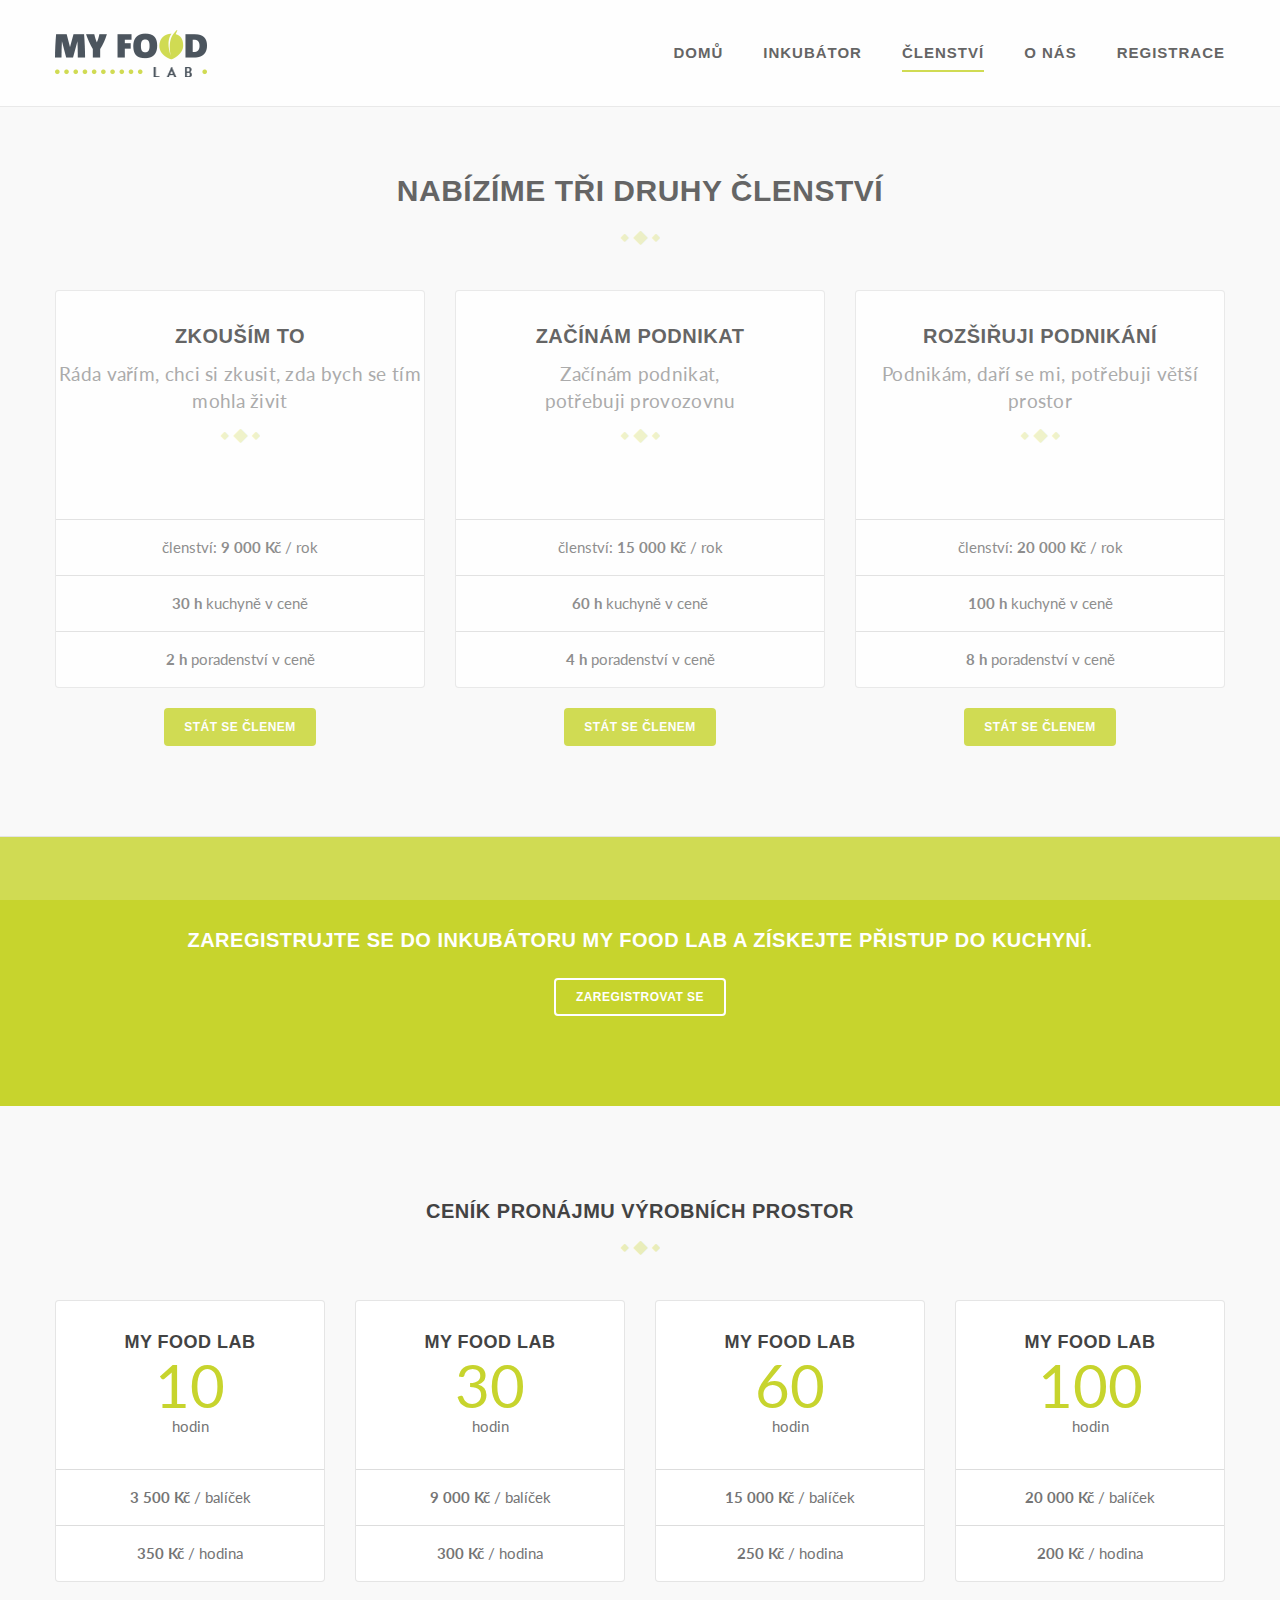
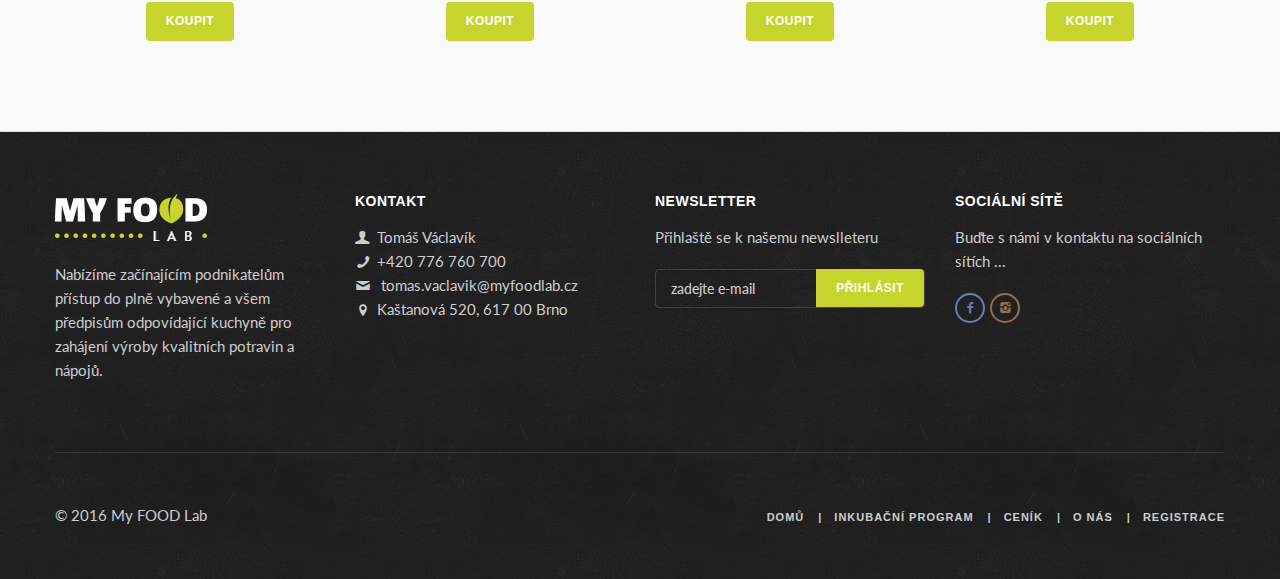
<file: cenik.html>
<!DOCTYPE html>
<html lang="en">
<head>
<meta charset="utf-8">
<meta name="viewport" content="width=device-width, initial-scale=1.0">
<meta name="description" content="">
<meta name="author" content="">
<link rel="shortcut icon" href="style/images/favicon.png">
<title>Ceník - My Food Lab</title>
<!-- Bootstrap core CSS -->
<link href="style/css/bootstrap.min.css" rel="stylesheet">
<link href="style/css/plugins.css" rel="stylesheet">
<link href="style.css" rel="stylesheet">
<link href="style/css/color/myfood.css" rel="stylesheet">
<link href='http://fonts.googleapis.com/css?family=Lato:300,400,700,900,300italic,400italic,700italic,900italic&subset=latin,latin-ext' rel='stylesheet' type='text/css'>
<link href="style/type/icons.css" rel="stylesheet">
<!-- favicons & icons -->
<link rel="apple-touch-icon" sizes="57x57" href="style/favicons/apple-icon-57x57.png">
<link rel="apple-touch-icon" sizes="60x60" href="style/favicons/apple-icon-60x60.png">
<link rel="apple-touch-icon" sizes="72x72" href="style/favicons/apple-icon-72x72.png">
<link rel="apple-touch-icon" sizes="76x76" href="style/favicons/apple-icon-76x76.png">
<link rel="apple-touch-icon" sizes="114x114" href="style/favicons/apple-icon-114x114.png">
<link rel="apple-touch-icon" sizes="120x120" href="style/favicons/apple-icon-120x120.png">
<link rel="apple-touch-icon" sizes="144x144" href="style/favicons/apple-icon-144x144.png">
<link rel="apple-touch-icon" sizes="152x152" href="style/favicons/apple-icon-152x152.png">
<link rel="apple-touch-icon" sizes="180x180" href="style/favicons/apple-icon-180x180.png">
<link rel="icon" type="image/png" sizes="192x192"  href="style/favicons/android-icon-192x192.png">
<link rel="icon" type="image/png" sizes="32x32" href="style/favicons/favicon-32x32.png">
<link rel="icon" type="image/png" sizes="96x96" href="style/favicons/favicon-96x96.png">
<link rel="icon" type="image/png" sizes="16x16" href="style/favicons/favicon-16x16.png">
<meta name="msapplication-TileColor" content="#ffffff">
<meta name="msapplication-TileImage" content="style/favicons/ms-icon-144x144.png">
<meta name="theme-color" content="#ffffff">
<!-- HTML5 shim and Respond.js for IE8 support of HTML5 elements and media queries -->
<!-- WARNING: Respond.js doesn't work if you view the page via file:// -->
<!--[if lt IE 9]>
<script src="https://oss.maxcdn.com/html5shiv/3.7.2/html5shiv.min.js"></script>
<script src="https://oss.maxcdn.com/respond/1.4.2/respond.min.js"></script>
<![endif]-->
</head>
<body>
    
<div id="preloader"><div id="status"><div class="spinner"></div></div></div>
<div class="body-wrapper">
    
 <!-- ** hlavicka -->
<div class="navbar navbar-default default solid">
    <div class="container">
        <div class="navbar-header">
            <div class="basic-wrapper"> <a class="btn responsive-menu" data-toggle="collapse" data-target=".navbar-collapse"><i></i></a>
                <div class="navbar-brand"> <a href="index.html"><img src="#" srcset="style/images/logo.png 1x, style/images/logo@2x.png 2x" class="logo-light" alt="" /><img src="#" srcset="style/images/logo-dark.png 1x, style/images/logo-dark@2x.png 2x" class="logo-dark" alt="" /></a>
                </div>
            </div>
        </div>
        <nav class="collapse navbar-collapse">
            <ul class="nav navbar-nav">
                <li><a href="index.html">Domů</a></li>
                <li class="dropdown"><a href="inkubator.html" class="dropdown-toggle js-activated">Inkubátor <span class="caret"></span></a>
                    <ul class="dropdown-menu">
                        <li><a href="inkubator.html">Inkubační program</a></li>
                        <li><a href="vzdelavani.html">Vzdělávání</a></li>
                        <li><a href="kuchyne.html">Pronájem kuchyně</a></li>
                    </ul>
                </li>
                <li class="current"><a href="cenik.html">Členství</a></li>
                <li><a href="onas.html">O nás</a></li>
                <li><a href="registrace.html">Registrace</a></li>
            </ul>
        </nav>
    </div>
</div>
<!-- // hlavicka -->
  
<div class="offset"></div>

<!-- ** cenik 1 -->    
<div class="light-wrapper">
    <div class="container inner">
        <div class="section-title text-center">
            <h1>Nabízíme tři druhy členství</h1>
        </div>
        <div class="row">
            <!-- 1. sloupec -->
            <div class="col-sm-12 col-md-4">
                <div class="pricing panel">
                    <div class="panel-heading">
                        <div class="section-title text-center">
                            <h3>Zkouším to</h3>
                            <p class="lead">Ráda vařím, chci si zkusit, zda bych se tím mohla živit</p>
                        </div>
                    </div>
                    <div class="panel-body">
                        <table class="table">
                            <tr>
                                <td>členství: <strong>9 000 Kč</strong> / rok</td>
                            </tr>
                            <tr>
                                <td><strong>30 h</strong> kuchyně v ceně</td>
                            </tr>
                            <tr>
                                <td><strong>2 h</strong> poradenství v ceně</td>
                            </tr>
                        </table>
                    </div>
                </div>
                <div class="text-center">
                    <a href="registrace.html" class="btn">Stát se členem</a>
                </div>
            </div>
            <!-- 2. sloupec -->
            <div class="col-sm-12 col-md-4">
                <div class="pricing panel">
                    <div class="panel-heading">
                        <div class="section-title text-center">
                            <h3>Začínám podnikat</h3>
                            <p class="lead">Začínám podnikat, <br />potřebuji provozovnu</p>
                        </div>
                    </div>
                    <div class="panel-body">
                        <table class="table">
                            <tr>
                                <td>členství: <strong>15 000 Kč</strong> / rok</td>
                            </tr>
                            <tr>
                                <td><strong>60 h</strong> kuchyně v ceně</td>
                            </tr>
                            <tr>
                                <td><strong>4 h </strong> poradenství v ceně</td>
                            </tr>
                        </table>
                    </div>
                </div>
                <div class="text-center">
                    <a href="registrace.html" class="btn">Stát se členem</a>
                </div>
            </div>
            <!-- 3. sloupec -->
            <div class="col-sm-12 col-md-4">
                <div class="pricing panel">
                    <div class="panel-heading">
                        <div class="section-title text-center">
                            <h3>Rozšiřuji podnikání</h3>
                            <p class="lead">Podnikám, daří se mi, potřebuji větší prostor</p>
                        </div>
                    </div>
                    <div class="panel-body">
                        <table class="table">
                            <tr>
                                <td>členství: <strong>20 000 Kč</strong> / rok</td>
                            </tr>
                            <tr>
                                <td><strong>100 h</strong> kuchyně v ceně</td>
                            </tr>
                            <tr>
                                <td><strong>8 h </strong> poradenství v ceně</td>
                            </tr>
                        </table>
                    </div>
                </div>
                <div class="text-center">
                    <a href="registrace.html" class="btn">Stát se členem</a>
                </div>
            </div>
        </div>
    </div>
</div>
<!-- // cenik 1 -->
    
<!-- ** registracni prouzek -->
<div class="color-wrapper inverse-wrapper green-bg">
    <div class="container inner text-center">
        <div class="thin">
            <h2>Zaregistrujte se do inkubátoru My FOOD Lab a získejte přistup do kuchyní.</h2>
            <div class="divide10"></div>
            <a href="registrace.html" class="btn btn-border bm0">Zaregistrovat se</a>
        </div>
    </div> 
</div>
<!-- // registracni prouzek -->
    
<!-- ** cenik 2 -->    
<div class="light-wrapper">
    <div class="container inner">
        <div class="section-title text-center">
            <h3>Ceník pronájmu výrobních prostor</h3>
        </div>
        <div class="row">
            <div class="col-sm-6 col-md-3">
                <div class="pricing panel">
                    <div class="panel-heading">
                        <h3 class="panel-title">My FOOD Lab</h3>
                        <div class="price"><span class="price-value">10</span></div>
                        <span class="time">hodin</span>
                    </div>
                    <div class="panel-body">
                        <table class="table">
                            <tr>
                                <td><strong>3 500 Kč</strong> / balíček </td>
                            </tr>
                            <tr>
                                <td><strong>350 Kč</strong> / hodina </td>
                            </tr>
                        </table>
                    </div>
                </div>
                <div class="text-center">
                    <a href="mailto:tomas.vaclavik@myfoodlab.cz?subject=Chci si objednat MY FOOD LAB 10" class="btn">Koupit</a>
                </div>
            </div>
            <!-- 2. sloupec -->
            <div class="col-sm-6 col-md-3">
                <div class="pricing panel">
                    <div class="panel-heading">
                        <h3 class="panel-title">My FOOD Lab</h3>
                        <div class="price"><span class="price-value">30</span></div>
                        <span class="time">hodin</span>
                    </div>
                    <div class="panel-body">
                        <table class="table">
                            <tr>
                                <td><strong>9 000 Kč</strong> / balíček </td>
                            </tr>
                            <tr>
                                <td><strong>300 Kč</strong> / hodina </td>
                            </tr>
                        </table>
                    </div>
                </div>
                <div class="text-center">
                    <a href="mailto:tomas.vaclavik@myfoodlab.cz?subject=Chci si objednat MY FOOD LAB 30" class="btn">Koupit</a>
                </div>
            </div>
            <!-- 3. sloupec -->
            <div class="col-sm-6 col-md-3">
                <div class="pricing panel">
                    <div class="panel-heading">
                        <h3 class="panel-title">My FOOD Lab</h3>
                        <div class="price"><span class="price-value">60</span></div>
                        <span class="time">hodin</span>
                    </div>
                    <div class="panel-body">
                        <table class="table">
                            <tr>
                                <td><strong>15 000 Kč</strong> / balíček </td>
                            </tr>
                            <tr>
                                <td><strong>250 Kč</strong> / hodina </td>
                            </tr>
                        </table>
                    </div>
                </div>
                <div class="text-center">
                    <a href="mailto:tomas.vaclavik@myfoodlab.cz?subject=Chci si objednat MY FOOD LAB 60" class="btn">Koupit</a>
                </div>
            </div>
            <!-- 4. sloupec -->
            <div class="col-sm-6 col-md-3">
                <div class="pricing panel">
                    <div class="panel-heading">
                        <h3 class="panel-title">My Food Lab</h3>
                        <div class="price"><span class="price-value">100</span></div>
                        <span class="time">hodin</span>
                    </div>
                    <div class="panel-body">
                        <table class="table">
                            <tr>
                                <td><strong>20 000 Kč</strong> / balíček </td>
                            </tr>
                            <tr>
                                <td><strong>200 Kč</strong> / hodina </td>
                            </tr>
                        </table>
                    </div>
                </div>
                <div class="text-center">
                    <a href="mailto:tomas.vaclavik@myfoodlab.cz?subject=Chci si objednat MY FOOD LAB 100" class="btn">Koupit</a>
                </div>
            </div>
        </div>
    </div>
</div>
<!-- // cenik 2 -->
  
<!-- ** paticka -->
<footer class="inverse-wrapper">
<div class="container inner">
    <div class="row">
        <div class="col-sm-3">
            <div class="widget"> <img src="style/images/logo.png" data-at2x="style/images/logo@2x.png" alt="" />
                <div class="divide20"></div>
                <p>Nabízíme začínajícím podnikatelům přístup do plně vybavené a všem předpisům odpovídající kuchyně pro zahájení výroby kvalitních potravin a nápojů.</p>
            </div>
        </div>
        <!-- kontakt -->
        <div class="col-sm-3">
            <div class="widget">
            <h3 class="section-title widget-title">Kontakt</h3>
                <div class="contact-info"> 
                    <i class="icon-user"></i>Tomáš Václavík<br />
                    <i class="icon-phone"></i>+420 776 760 700<br />
                    <i class="icon-mail"></i> <a href="mailto:tomas.vaclavik@myfoodlab.cz">tomas.vaclavik@myfoodlab.cz</a><br />
                    <i class="icon-location"></i>Kaštanová 520, 617 00 Brno
                </div>
            </div> 
        </div>
        <!-- newsletter -->
        <div class="col-sm-3">
            <h3 class="section-title widget-title">Newsletter</h3>
            <p>Přihlaště se k našemu newslleteru</p>
            <div class="newsletter-wrapper">
                <div id="mc_embed_signup2" class="newsletter-form">
                    <form action="http://myfoodlab.us12.list-manage.com/subscribe/post?u=55dbf8dea067b790b48fc424b&amp;id=b5184a4f07" method="post" id="mc-embedded-subscribe-form" name="mc-embedded-subscribe-form" class="validate" target="_blank" novalidate>
                        <input type="email" value="" name="EMAIL" class="email" id="mce-EMAIL" placeholder="zadejte e-mail" required>
                        <div style="position: absolute; left: -5000px;" aria-hidden="true"><input type="text" name="b_55dbf8dea067b790b48fc424b_b5184a4f07" tabindex="-1" value=""></div>
                        <div class="clear">
                            <input type="submit" value="Přihlásit" name="subscribe" id="mc-embedded-subscribe" class="btn">
                        </div>
                    </form>
                </div>
            </div>
        </div>
        <!-- social icons -->
        <div class="col-sm-3">
            <div class="widget">
                <h3 class="section-title widget-title">Sociální sítě</h3>
                <p>Buďte s námi v kontaktu na sociálních sítích ...</p>
                <ul class="social">
                    <li><a href="https://www.facebook.com/MY-FOOD-Lab-893766777402882/?fref=ts" target="_blank"><i class="icon-s-facebook"></i></a></li>
                    <li><a href="https://www.instagram.com/myfoodlabbrno/" target="_blank"><i class="icon-s-instagram"></i></a></li>
                </ul>
            </div>
        </div>
    </div>
    <hr />
    <!-- copyright & menu -->
    <p class="copyright pull-left">© 2016 My FOOD Lab</p>
    <ul class="footer-menu pull-right">
        <li><a href="index.html">Domů</a></li>
        <li><a href="inkubator.html">Inkubační program</a></li>
        <li><a href="cenik.html">Ceník</a></li>
        <li><a href="onas.html">O nás</a></li>
        <li><a href="registrace.html">Registrace</a></li>
    </ul>
</div>
</footer>
<!-- // paticka -->
    
</div>
    
<script src="style/js/jquery.min.js"></script> 
<script src="style/js/bootstrap.min.js"></script> 
<script src="style/js/plugins.js"></script> 
<script src="style/js/jquery.themepunch.tools.min.js"></script> 
<script src="style/js/scripts.js"></script>
    
<!-- Google Tag Manager -->
<noscript><iframe src="//www.googletagmanager.com/ns.html?id=GTM-KB2QM6" height="0" width="0" style="display:none;visibility:hidden"></iframe></noscript>
<script>
(function(w,d,s,l,i){w[l]=w[l]||[];w[l].push({'gtm.start': new Date().getTime(),event:'gtm.js'});var f=d.getElementsByTagName(s)[0], j=d.createElement(s),dl=l!='dataLayer'?'&l='+l:'';j.async=true;j.src='//www.googletagmanager.com/gtm.js?id='+i+dl;f.parentNode.insertBefore(j,f);})(window,document,'script','dataLayer','GTM-KB2QM6');
</script>
<!-- End Google Tag Manager -->

</body>
</html>
</file>
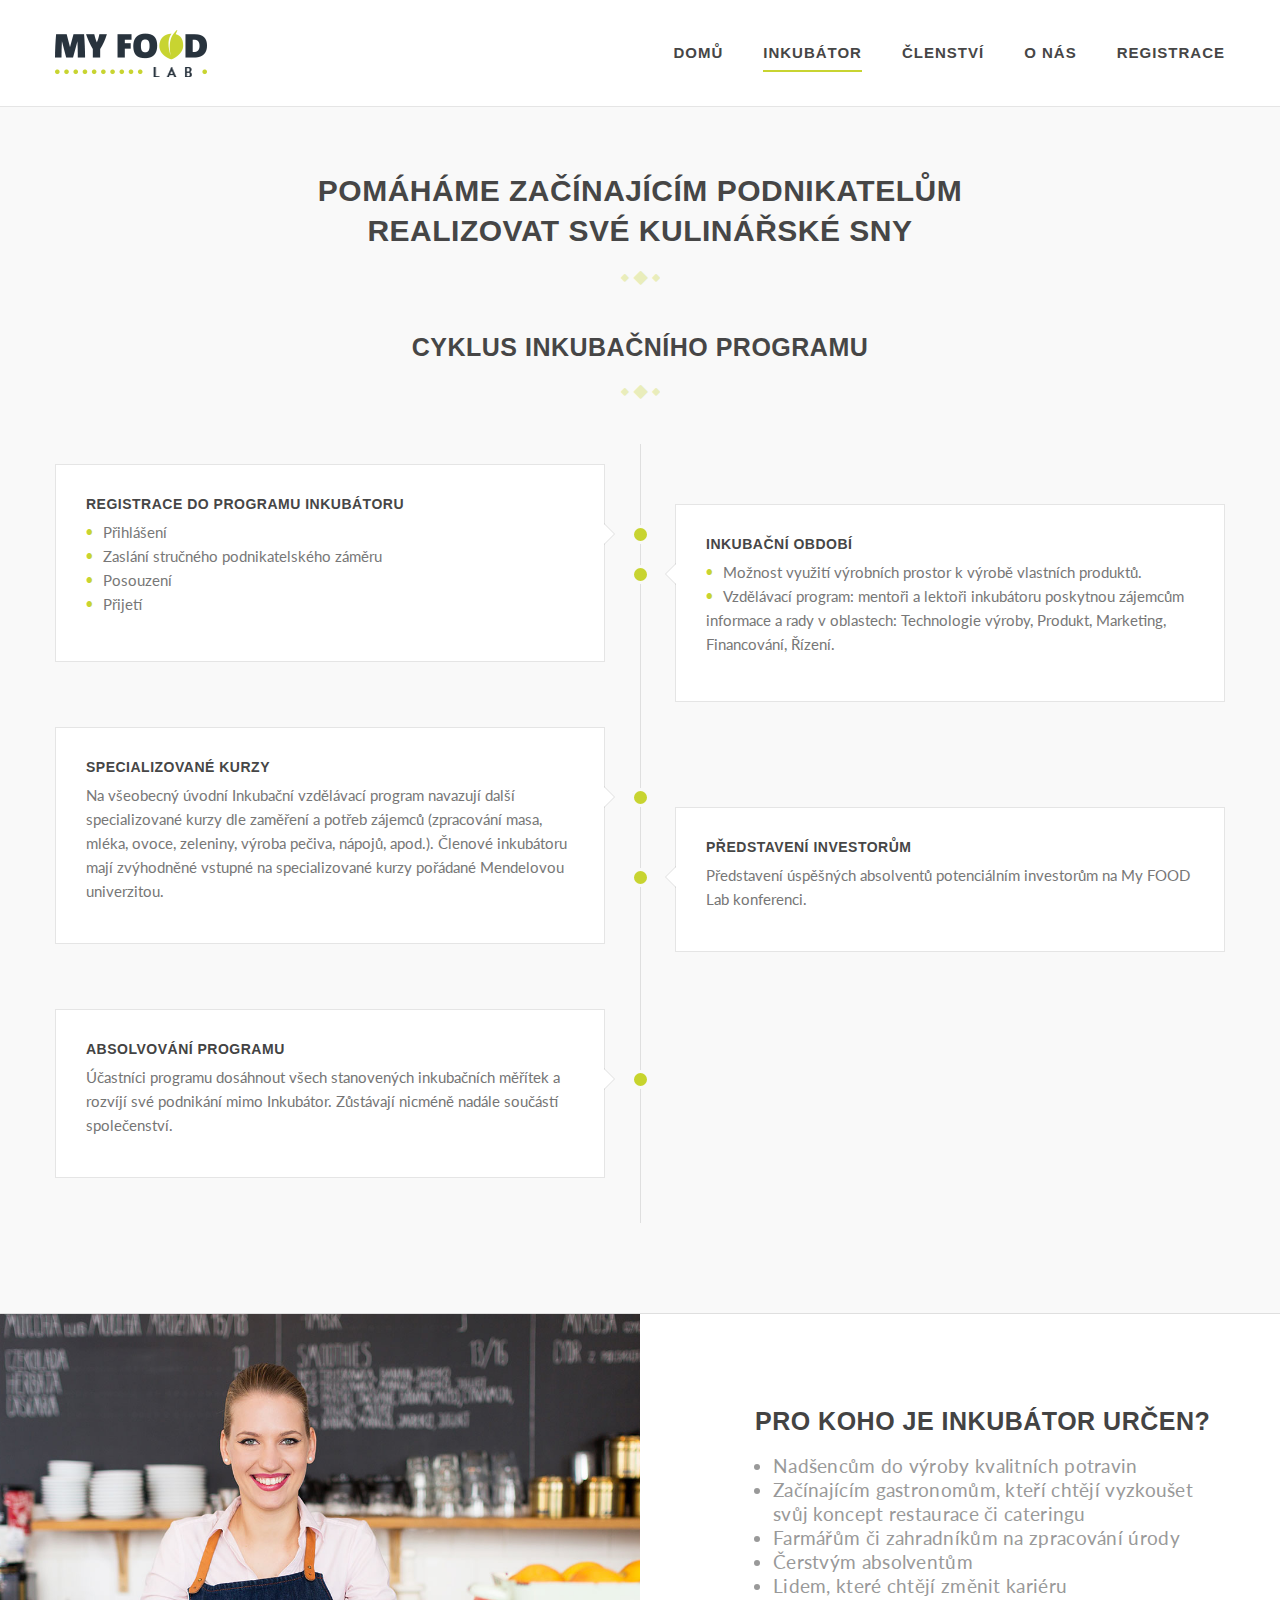
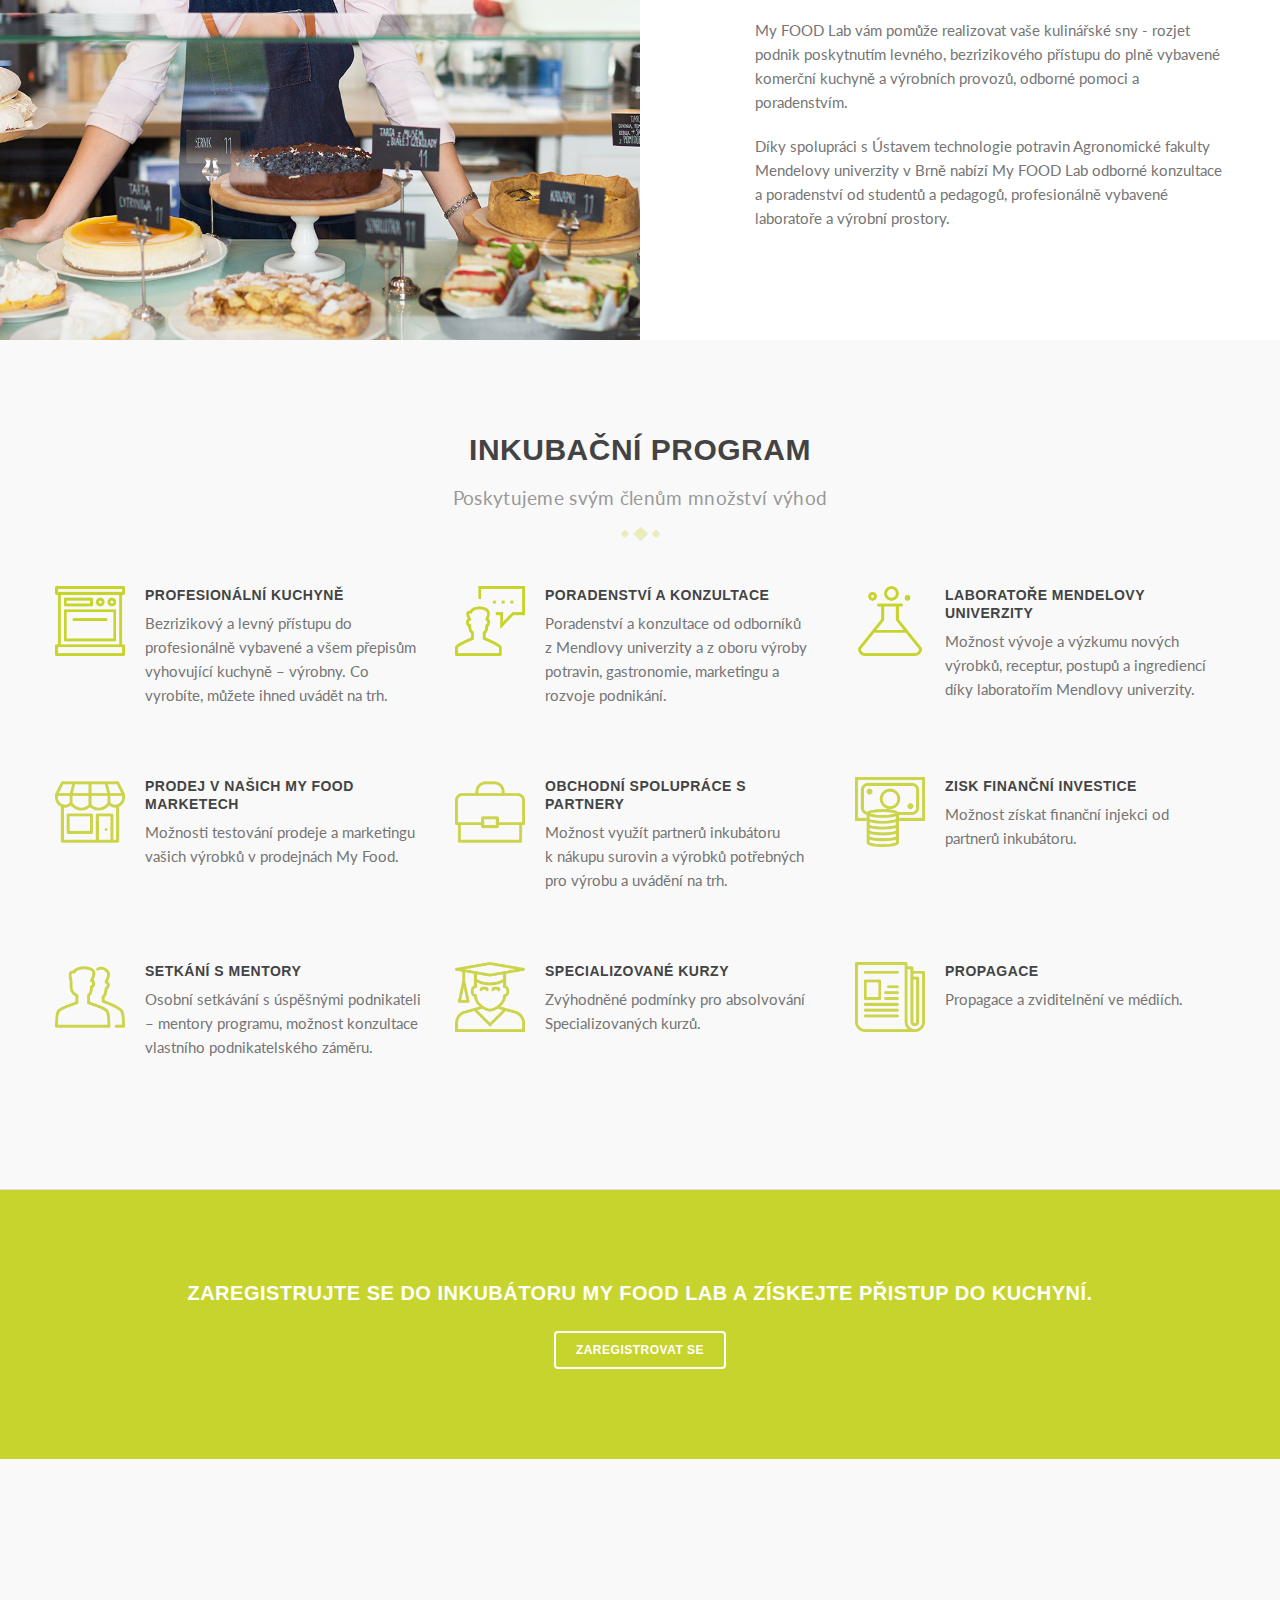
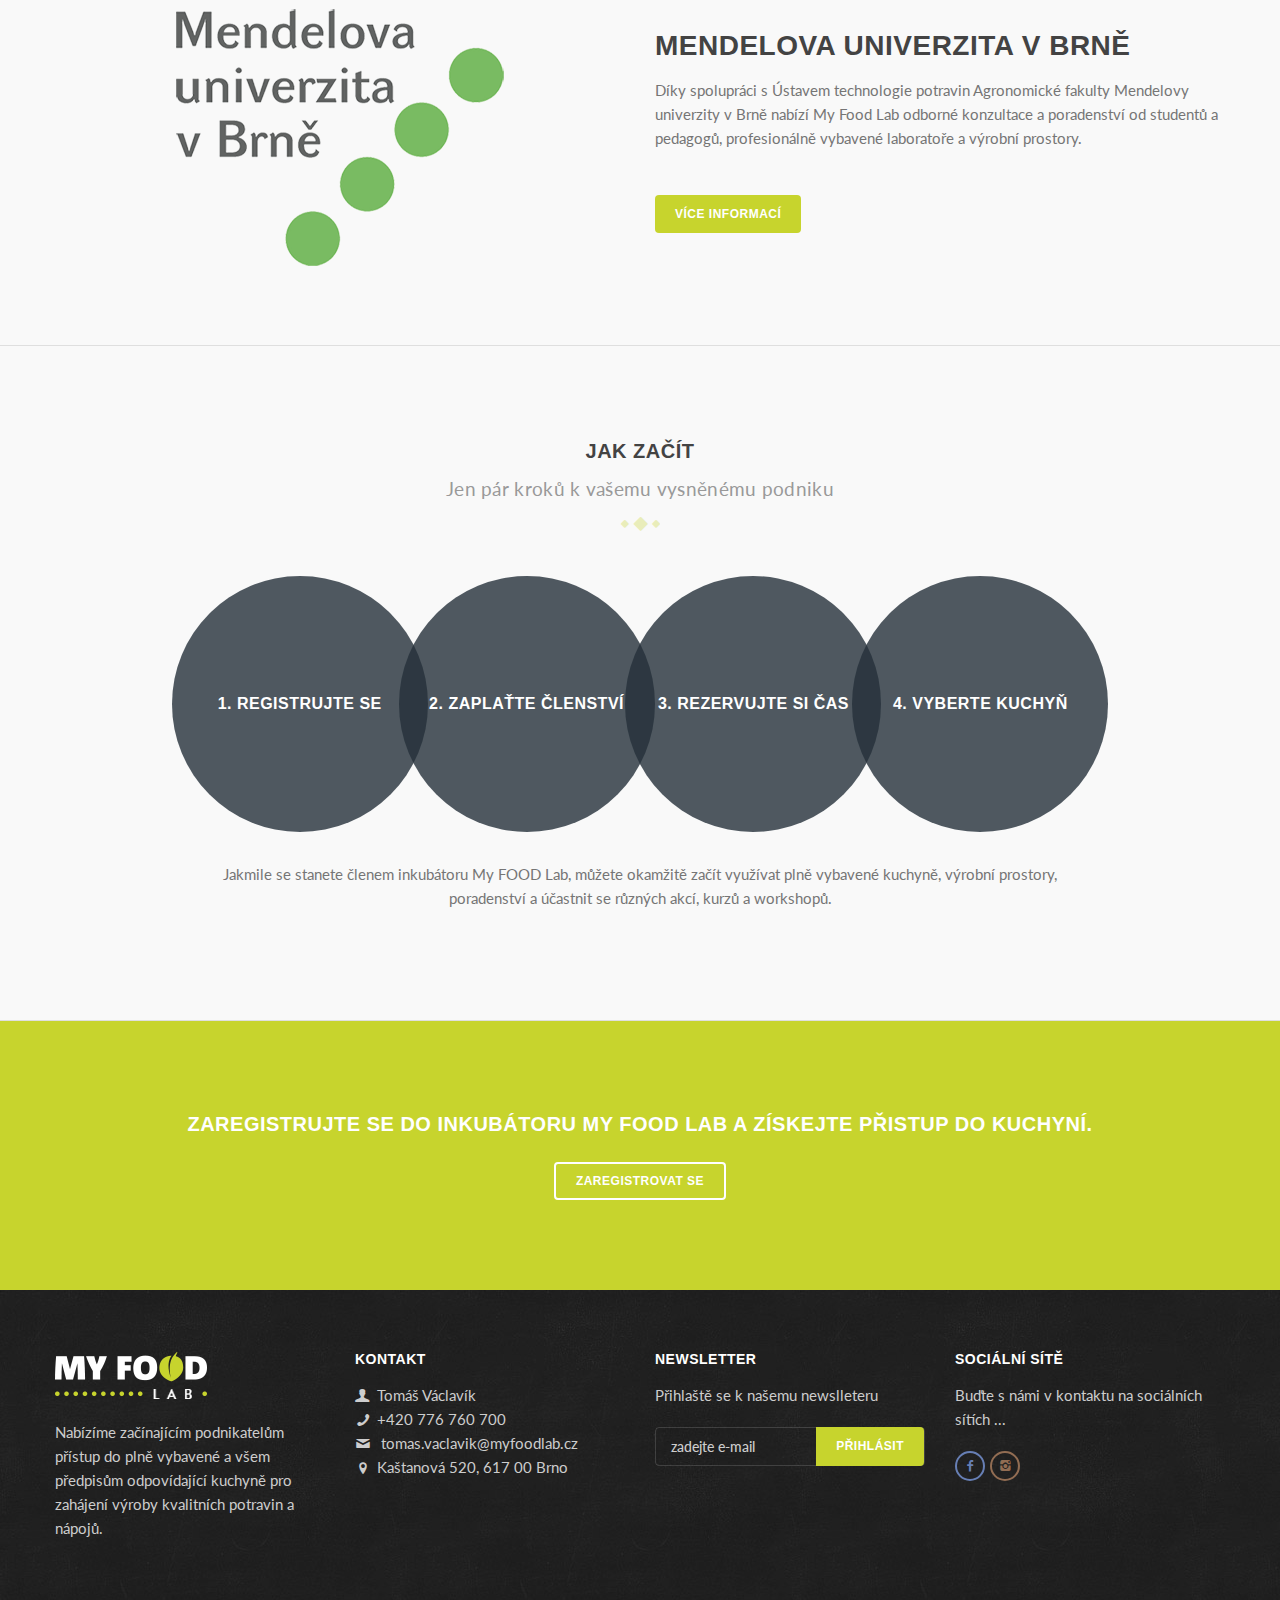
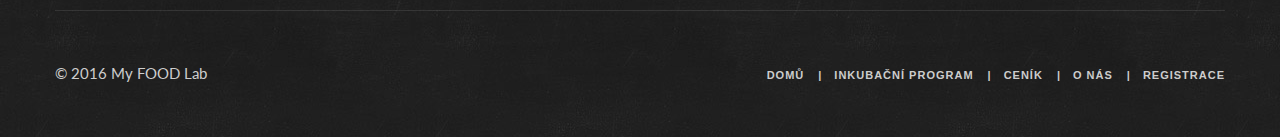
<file: inkubator.html>
<!DOCTYPE html>
<html lang="en">
<head>
<meta charset="utf-8">
<meta name="viewport" content="width=device-width, initial-scale=1.0">
<meta name="description" content="">
<meta name="author" content="">
<link rel="shortcut icon" href="style/images/favicon.png">
<title>Inkubační program - My FOOD Lab</title>
<!-- Bootstrap core CSS -->
<link href="style/css/bootstrap.min.css" rel="stylesheet">
<link href="style/css/plugins.css" rel="stylesheet">
<link href="style.css" rel="stylesheet">
<link href="style/css/color/myfood.css" rel="stylesheet">
<link href='http://fonts.googleapis.com/css?family=Lato:300,400,700,900,300italic,400italic,700italic,900italic&subset=latin,latin-ext' rel='stylesheet' type='text/css'>
<link href="style/type/icons.css" rel="stylesheet">
<!-- favicons & icons -->
<link rel="apple-touch-icon" sizes="57x57" href="style/favicons/apple-icon-57x57.png">
<link rel="apple-touch-icon" sizes="60x60" href="style/favicons/apple-icon-60x60.png">
<link rel="apple-touch-icon" sizes="72x72" href="style/favicons/apple-icon-72x72.png">
<link rel="apple-touch-icon" sizes="76x76" href="style/favicons/apple-icon-76x76.png">
<link rel="apple-touch-icon" sizes="114x114" href="style/favicons/apple-icon-114x114.png">
<link rel="apple-touch-icon" sizes="120x120" href="style/favicons/apple-icon-120x120.png">
<link rel="apple-touch-icon" sizes="144x144" href="style/favicons/apple-icon-144x144.png">
<link rel="apple-touch-icon" sizes="152x152" href="style/favicons/apple-icon-152x152.png">
<link rel="apple-touch-icon" sizes="180x180" href="style/favicons/apple-icon-180x180.png">
<link rel="icon" type="image/png" sizes="192x192"  href="style/favicons/android-icon-192x192.png">
<link rel="icon" type="image/png" sizes="32x32" href="style/favicons/favicon-32x32.png">
<link rel="icon" type="image/png" sizes="96x96" href="style/favicons/favicon-96x96.png">
<link rel="icon" type="image/png" sizes="16x16" href="style/favicons/favicon-16x16.png">
<meta name="msapplication-TileColor" content="#ffffff">
<meta name="msapplication-TileImage" content="style/favicons/ms-icon-144x144.png">
<meta name="theme-color" content="#ffffff">
<!-- HTML5 shim and Respond.js for IE8 support of HTML5 elements and media queries -->
<!-- WARNING: Respond.js doesn't work if you view the page via file:// -->
<!--[if lt IE 9]>
<script src="https://oss.maxcdn.com/html5shiv/3.7.2/html5shiv.min.js"></script>
<script src="https://oss.maxcdn.com/respond/1.4.2/respond.min.js"></script>
<![endif]-->
</head>
<body>
    
<div id="preloader"><div id="status"><div class="spinner"></div></div></div>
<div class="body-wrapper">
    
<!-- ** hlavicka -->
<div class="navbar navbar-default default solid">
    <div class="container">
        <div class="navbar-header">
            <div class="basic-wrapper"> <a class="btn responsive-menu" data-toggle="collapse" data-target=".navbar-collapse"><i></i></a>
                <div class="navbar-brand"> <a href="index.html"><img src="#" srcset="style/images/logo.png 1x, style/images/logo@2x.png 2x" class="logo-light" alt="" /><img src="#" srcset="style/images/logo-dark.png 1x, style/images/logo-dark@2x.png 2x" class="logo-dark" alt="" /></a>
                </div>
            </div>
        </div>
        <nav class="collapse navbar-collapse">
            <ul class="nav navbar-nav">
                <li><a href="index.html">Domů</a></li>
                <li class="current dropdown"><a href="inkubator.html" class="dropdown-toggle js-activated">Inkubátor <span class="caret"></span></a>
                    <ul class="dropdown-menu">
                        <li><a href="inkubator.html">Inkubační program</a></li>
                        <li><a href="vzdelavani.html">Vzdělávání</a></li>
                        <li><a href="kuchyne.html">Pronájem kuchyně</a></li>
                    </ul>
                </li>
                <li><a href="cenik.html">Členství</a></li>
                <li><a href="onas.html">O nás</a></li>
                <li><a href="registrace.html">Registrace</a></li>
            </ul>
        </nav>
    </div>
</div>
<!-- // hlavicka -->
  
<div class="offset"></div>

<!-- ** cyklus (timeline) -->
<div class="light-wrapper">
    <div class="container inner">
        <div class="section-title text-center">
            <h1>Pomáháme začínajícím podnikatelům<br /> realizovat své kulinářské sny</h1>
        </div>
        <div class="section-title text-center">
            <h2>Cyklus inkubačního programu</h2>
        </div>
        <div class="timeline">
            <div class="row">
                <div class="col-sm-6 timeline-item">
                    <div class="arrow"></div>
                    <div class="post-content">
                        <h4>Registrace do programu inkubátoru</h4>
                        <ul class="circled">
                            <li>Přihlášení</li>
                            <li>Zaslání stručného podnikatelského záměru</li>
                            <li>Posouzení</li>
                            <li>Přijetí</li>
                        </ul>
                    </div>
                </div>
                <div class="col-sm-6 timeline-item right">
                    <div class="arrow"></div>
                    <div class="post-content">
                        <h4>Inkubační období</h4>
                        <ul class="circled">
                            <li>Možnost využití výrobních prostor k výrobě vlastních produktů.</li>
                            <li>Vzdělávací program: mentoři a lektoři inkubátoru poskytnou zájemcům informace a rady v oblastech: Technologie výroby, Produkt, Marketing, Financování, Řízení.</li>
                        </ul>
                    </div>
                </div>
                <div class="col-sm-6 timeline-item">
                    <div class="arrow"></div>
                    <div class="post-content">
                        <h4>Specializované kurzy</h4>
                        <p>Na všeobecný úvodní Inkubační vzdělávací program navazují další specializované kurzy dle zaměření a potřeb zájemců (zpracování masa, mléka, ovoce, zeleniny, výroba pečiva, nápojů, apod.). Členové inkubátoru mají zvýhodněné vstupné na specializované kurzy pořádané Mendelovou univerzitou.</p>
                    </div>
                </div>
                <div class="col-sm-6 timeline-item right">
                    <div class="arrow"></div>
                    <div class="post-content">
                        <h4>Představení investorům</h4>
                        <p>Představení úspěšných absolventů potenciálním investorům na My FOOD Lab konferenci.</p>
                    </div>
                </div>
                <div class="col-sm-6 timeline-item">
                    <div class="arrow"></div>
                    <div class="post-content">
                        <h4>Absolvování programu</h4>
                        <p>Účastníci programu dosáhnout všech stanovených inkubačních měřítek a rozvíjí své podnikání mimo Inkubátor. Zůstávají nicméně nadále součástí společenství.</p>
                    </div>
                </div>
            </div>
        </div>
    </div>
</div>
<!-- // cyklus (timeline) -->

<!-- ** pro koho -->
<div class="white-wrapper">
    <div class="col-image">
        <div class="bg-wrapper col-md-6">
            <div class="bg-holder" style="background-image: url(style/images/art/tym.jpg);"></div>
        </div>
        <div class="container">
            <div class="row">
                <div class="col-md-5 col-md-offset-7 inner-col">
                    <div class="section-title">
                        <h2>Pro koho je inkubátor určen?</h2>
                    </div>
                    <ul class="lead">
                        <li>Nadšencům do výroby kvalitních potravin</li>
                        <li>Začínajícím gastronomům, kteří chtějí vyzkoušet svůj koncept restaurace či cateringu</li>
                        <li>Farmářům či zahradníkům na zpracování úrody</li>
                        <li>Čerstvým absolventům</li>
                        <li>Lidem, které chtějí změnit kariéru</li>
                    </ul>
                    <p >My FOOD Lab vám pomůže realizovat vaše kulinářské sny - rozjet podnik poskytnutím levného, bezrizikového přístupu do plně vybavené komerční kuchyně a výrobních provozů, odborné pomoci a poradenstvím.</p>
                    <p>Díky spolupráci s Ústavem technologie potravin Agronomické fakulty Mendelovy univerzity v Brně nabízí My FOOD Lab odborné konzultace a poradenství od studentů a pedagogů, profesionálně vybavené laboratoře a výrobní prostory.</p>
                </div>
            </div>
        </div>
    </div>
</div>
<!-- // kuchyne: pro koho -->

<!-- ** vyhody text -->
<div class="light-wrapper">
    <div class="container inner">
        <div class="section-title text-center">
            <h1>Inkubační program</h1>
            <p class="lead">Poskytujeme svým členům množství výhod</p>
        </div>
        <div class="row">
            <div class="col-sm-4">
                <div class="feature">
                    <div class="icon"> <img src="style/images/icons/ic_kitchen.png" alt="" /> </div>
                    <h4>Profesionální kuchyně</h4>
                    <p>Bezrizikový a levný přístupu do profesionálně vybavené a všem přepisům vyhovující kuchyně – výrobny. Co vyrobíte, můžete ihned uvádět na trh.</p>
                </div>
            </div>
            <div class="col-sm-4">
                <div class="feature">
                    <div class="icon"> <img src="style/images/icons/ic_consultation.png" alt="" /> </div>
                    <h4>Poradenství a konzultace</h4>
                    <p>Poradenství a konzultace od odborníků z Mendlovy univerzity a z oboru výroby potravin, gastronomie, marketingu a rozvoje podnikání.</p>
                </div>
            </div>
            <div class="col-sm-4">
                <div class="feature">
                    <div class="icon"> <img src="style/images/icons/ic_lab.png" alt="" /> </div>
                    <h4>Laboratoře Mendelovy univerzity</h4>
                    <p>Možnost vývoje a výzkumu nových výrobků, receptur, postupů a ingrediencí díky laboratořím Mendlovy univerzity.</p>
                </div>
            </div> 
        </div>
        <div class="divide30"></div>
        <div class="row">
            <div class="col-sm-4">
                <div class="feature">
                    <div class="icon"> <img src="style/images/icons/ic_market.png" alt="" /> </div>
                    <h4>Prodej v našich My FOOD Marketech</h4>
                    <p>Možnosti testování prodeje a marketingu vašich výrobků v prodejnách My Food.</p>
                </div>
            </div>
            <div class="col-sm-4">
                <div class="feature">
                    <div class="icon"> <img src="style/images/icons/ic_deal.png" alt="" /> </div>
                    <h4>Obchodní spolupráce s partnery</h4>
                    <p>Možnost využít partnerů inkubátoru k nákupu surovin a výrobků potřebných pro výrobu a uvádění na trh. </p>
                </div>
            </div> 
            <div class="col-sm-4">
                <div class="feature">
                    <div class="icon"> <img src="style/images/icons/ic_money.png" alt="" /> </div>
                    <h4>Zisk finanční investice</h4>
                    <p>Možnost získat finanční injekci od partnerů inkubátoru. </p>
                </div>
            </div>
        </div>
        <div class="divide30"></div>
        <div class="row">
            <div class="col-sm-4">
                <div class="feature">
                    <div class="icon"> <img src="style/images/icons/ic_mentors.png" alt="" /> </div>
                    <h4>Setkání s mentory</h4>
                    <p>Osobní setkávání s úspěšnými podnikateli – mentory programu, možnost konzultace vlastního podnikatelského záměru.</p>
                </div>
            </div>
            <div class="col-sm-4">
                <div class="feature">
                    <div class="icon"> <img src="style/images/icons/ic_course.png" alt="" /> </div>
                    <h4>Specializované kurzy</h4>
                    <p>Zvýhodněné podmínky pro absolvování Specializovaných kurzů. </p>
                </div>
            </div>
            <div class="col-sm-4">
                <div class="feature">
                    <div class="icon"> <img src="style/images/icons/ic_propagation.png" alt="" /> </div>
                    <h4>Propagace</h4>
                    <p>Propagace a zviditelnění ve médiích.</p>
                </div>
            </div> 
        </div>
    </div>
</div>
<!-- // vyhod text -->
    
<!-- ** registracni prouzek -->
<div class="color-wrapper inverse-wrapper green-bg">
    <div class="container inner text-center">
        <div class="thin">
            <h2>Zaregistrujte se do inkubátoru My FOOD Lab a získejte přistup do kuchyní.</h2>
            <div class="divide10"></div>
            <a href="registrace.html" class="btn btn-border bm0">Zaregistrovat se</a>
        </div>
    </div> 
</div>
<!-- // registracni prouzek -->
    
<!-- ** mendelka -->
<div class="parallax parallax1">
<div class="container inner bp0">
    <div class="row">
        <div class="col-md-6 col-md-push-6">
            <div class="divide50"></div>
            <div class="headline">
                <h2>Mendelova univerzita v Brně</h2>
                <p>Díky spolupráci s Ústavem technologie potravin Agronomické fakulty Mendelovy univerzity v Brně nabízí My Food Lab odborné konzultace a poradenství od studentů a pedagogů, profesionálně vybavené laboratoře a výrobní prostory.</p>
                <div class="divide25"></div>
                <a href="mendelova.html" class="btn">Více informací</a> </div>
            </div>
        <div class="col-md-6 col-md-pull-6 text-center"> <img src="style/images/art/logo_mendel.png" class="main" alt="" /> </div>
    </div>
    <div class="divide50"></div>
</div>
</div>
<!-- // mendelka -->
    
<!-- ** postup -->
<div class="light-wrapper">
<div class="container inner">
    <div class="section-title text-center">
        <h3>Jak začít</h3>
        <p class="lead">Jen pár kroků k vašemu vysněnému podniku</p>
    </div>
    <div class="thin3">
        <div class="row circle-wrapper">
            <div class="col-sm-4 col-md-3">
                <div class="circle blue-bg">
                    <div class="text">1. Registrujte se</div>
                </div>
            </div>
            <div class="col-sm-4 col-md-3">
                <div class="circle blue-bg">
                    <div class="text">2. Zaplaťte členství</div>
                </div>
            </div>
            <div class="col-sm-4 col-md-3">
                <div class="circle blue-bg">
                    <div class="text">3. Rezervujte si čas</div>
                </div>
            </div>
            <div class="col-sm-4 col-md-3">
                <div class="circle blue-bg">
                <div class="text">4. Vyberte kuchyň</div>
                </div>
            </div>
        </div>
        <div class="divide30"></div>
        <div class="text-center">
            <p class="text-center">Jakmile se stanete členem inkubátoru My FOOD Lab, můžete okamžitě začít využívat plně vybavené kuchyně, výrobní prostory, poradenství a účastnit se různých akcí, kurzů a workshopů.</p>
        </div>
    </div>
</div>
</div>
<!-- // postup -->
    
<!-- ** registracni prouzek -->
<div class="color-wrapper inverse-wrapper green-bg">
    <div class="container inner text-center">
        <div class="thin">
            <h2>Zaregistrujte se do inkubátoru My FOOD Lab a získejte přistup do kuchyní.</h2>
            <div class="divide10"></div>
            <a href="registrace.html" class="btn btn-border bm0">Zaregistrovat se</a>
        </div>
    </div> 
</div>
<!-- // registracni prouzek -->
  
<!-- ** paticka -->
<footer class="inverse-wrapper">
<div class="container inner">
    <div class="row">
        <div class="col-sm-3">
            <div class="widget"> <img src="style/images/logo.png" data-at2x="style/images/logo@2x.png" alt="" />
                <div class="divide20"></div>
                <p>Nabízíme začínajícím podnikatelům přístup do plně vybavené a všem předpisům odpovídající kuchyně pro zahájení výroby kvalitních potravin a nápojů.</p>
            </div>
        </div>
        <!-- kontakt -->
        <div class="col-sm-3">
            <div class="widget">
            <h3 class="section-title widget-title">Kontakt</h3>
                <div class="contact-info"> 
                    <i class="icon-user"></i>Tomáš Václavík<br />
                    <i class="icon-phone"></i>+420 776 760 700<br />
                    <i class="icon-mail"></i> <a href="mailto:tomas.vaclavik@myfoodlab.cz">tomas.vaclavik@myfoodlab.cz</a><br />
                    <i class="icon-location"></i>Kaštanová 520, 617 00 Brno
                </div>
            </div> 
        </div>
        <!-- newsletter -->
        <div class="col-sm-3">
            <h3 class="section-title widget-title">Newsletter</h3>
            <p>Přihlaště se k našemu newslleteru</p>
            <div class="newsletter-wrapper">
                <div id="mc_embed_signup2" class="newsletter-form">
                    <form action="http://myfoodlab.us12.list-manage.com/subscribe/post?u=55dbf8dea067b790b48fc424b&amp;id=b5184a4f07" method="post" id="mc-embedded-subscribe-form" name="mc-embedded-subscribe-form" class="validate" target="_blank" novalidate>
                        <input type="email" value="" name="EMAIL" class="email" id="mce-EMAIL" placeholder="zadejte e-mail" required>
                        <div style="position: absolute; left: -5000px;" aria-hidden="true"><input type="text" name="b_55dbf8dea067b790b48fc424b_b5184a4f07" tabindex="-1" value=""></div>
                        <div class="clear">
                            <input type="submit" value="Přihlásit" name="subscribe" id="mc-embedded-subscribe" class="btn">
                        </div>
                    </form>
                </div>
            </div>
        </div>
        <!-- social icons -->
        <div class="col-sm-3">
            <div class="widget">
                <h3 class="section-title widget-title">Sociální sítě</h3>
                <p>Buďte s námi v kontaktu na sociálních sítích ...</p>
                <ul class="social">
                    <li><a href="https://www.facebook.com/MY-FOOD-Lab-893766777402882/?fref=ts" target="_blank"><i class="icon-s-facebook"></i></a></li>
                    <li><a href="https://www.instagram.com/myfoodlabbrno/" target="_blank"><i class="icon-s-instagram"></i></a></li>
                </ul>
            </div>
        </div>
    </div>
    <hr />
    <!-- copyright & menu -->
    <p class="copyright pull-left">© 2016 My FOOD Lab</p>
    <ul class="footer-menu pull-right">
        <li><a href="index.html">Domů</a></li>
        <li><a href="inkubator.html">Inkubační program</a></li>
        <li><a href="cenik.html">Ceník</a></li>
        <li><a href="onas.html">O nás</a></li>
        <li><a href="registrace.html">Registrace</a></li>
    </ul>
</div>
</footer>
<!-- // paticka -->
    
</div>
    
<script src="style/js/jquery.min.js"></script> 
<script src="style/js/bootstrap.min.js"></script> 
<script src="style/js/plugins.js"></script> 
<script src="style/js/jquery.themepunch.tools.min.js"></script> 
<script src="style/js/scripts.js"></script>

<!-- Google Tag Manager -->
<noscript><iframe src="//www.googletagmanager.com/ns.html?id=GTM-KB2QM6" height="0" width="0" style="display:none;visibility:hidden"></iframe></noscript>
<script>
(function(w,d,s,l,i){w[l]=w[l]||[];w[l].push({'gtm.start': new Date().getTime(),event:'gtm.js'});var f=d.getElementsByTagName(s)[0], j=d.createElement(s),dl=l!='dataLayer'?'&l='+l:'';j.async=true;j.src='//www.googletagmanager.com/gtm.js?id='+i+dl;f.parentNode.insertBefore(j,f);})(window,document,'script','dataLayer','GTM-KB2QM6');
</script>
<!-- End Google Tag Manager -->

</body>
</html>
</file>
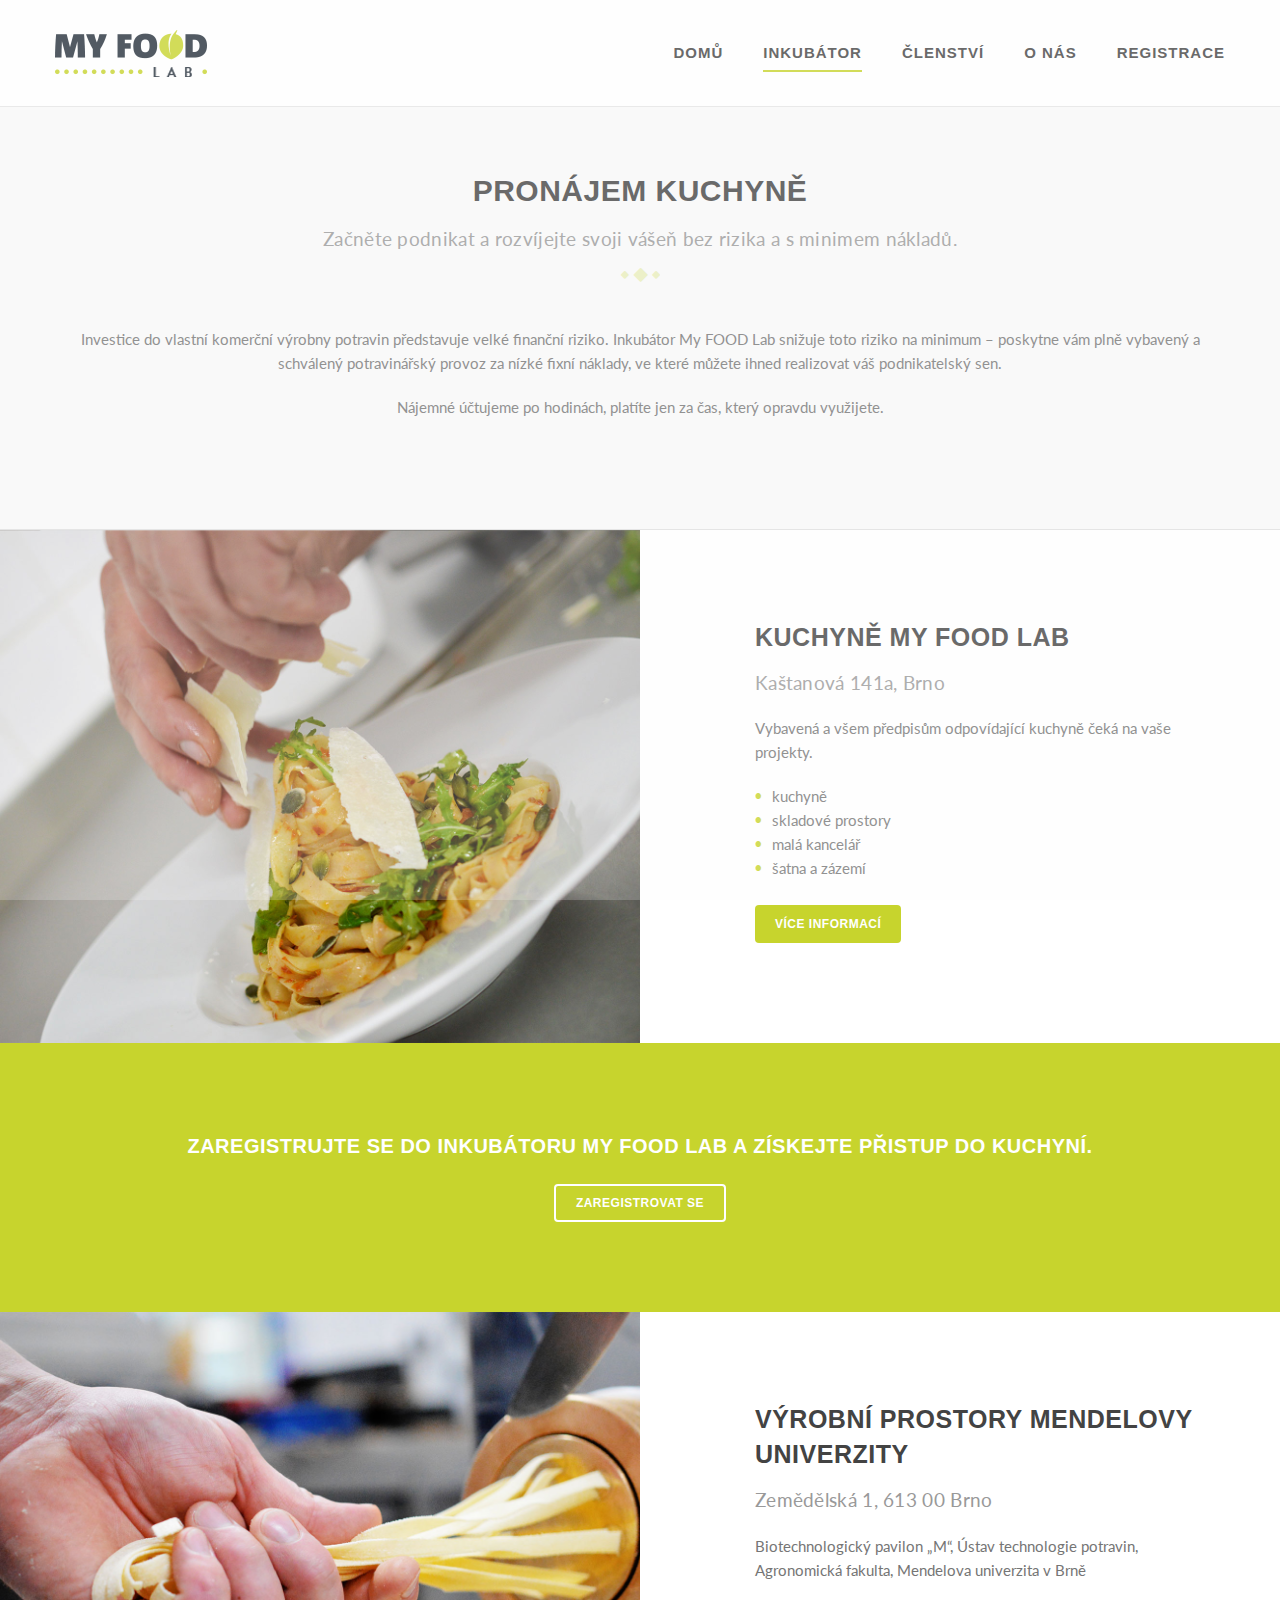
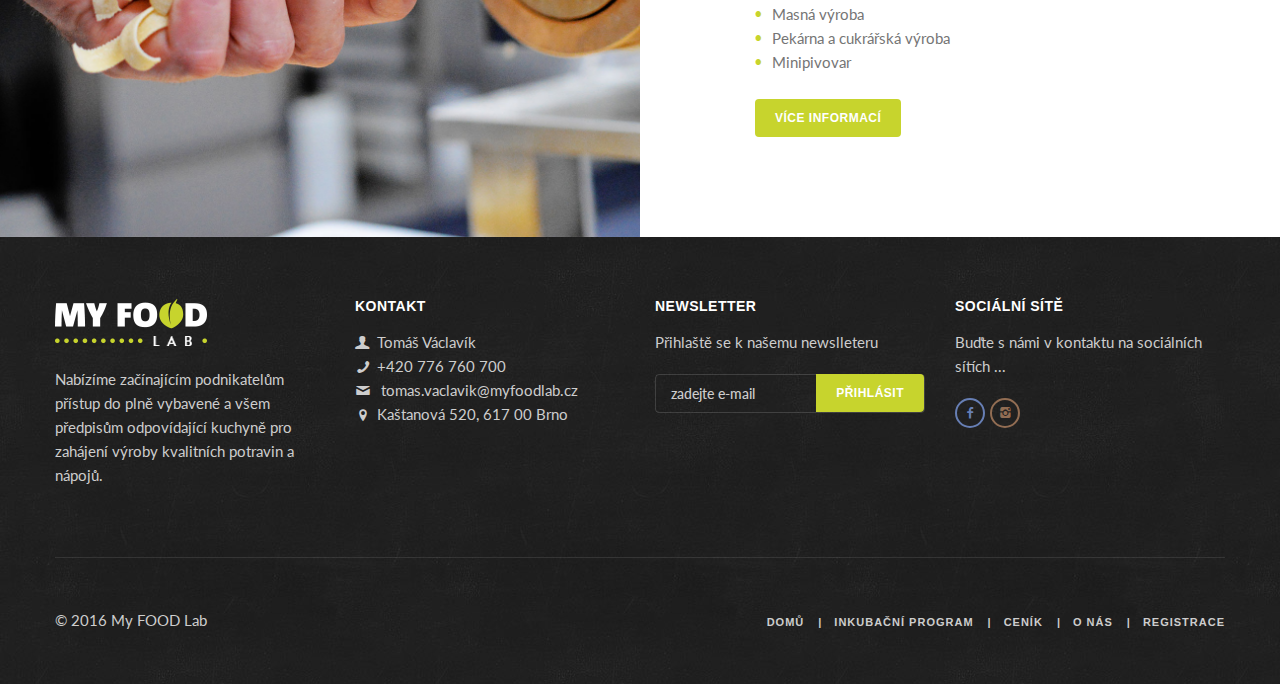
<file: kuchyne.html>
<!DOCTYPE html>
<html lang="en">
<head>
<meta charset="utf-8">
<meta name="viewport" content="width=device-width, initial-scale=1.0">
<meta name="description" content="">
<meta name="author" content="">
<link rel="shortcut icon" href="style/images/favicon.png">
<title>Pronájem kuchyně - My FOOD Lab</title>
<!-- Bootstrap core CSS -->
<link href="style/css/bootstrap.min.css" rel="stylesheet">
<link href="style/css/plugins.css" rel="stylesheet">
<link href="style.css" rel="stylesheet">
<link href="style/css/color/myfood.css" rel="stylesheet">
<link href='http://fonts.googleapis.com/css?family=Lato:300,400,700,900,300italic,400italic,700italic,900italic&subset=latin,latin-ext' rel='stylesheet' type='text/css'>
<link href="style/type/icons.css" rel="stylesheet">
<!-- favicons & icons -->
<link rel="apple-touch-icon" sizes="57x57" href="style/favicons/apple-icon-57x57.png">
<link rel="apple-touch-icon" sizes="60x60" href="style/favicons/apple-icon-60x60.png">
<link rel="apple-touch-icon" sizes="72x72" href="style/favicons/apple-icon-72x72.png">
<link rel="apple-touch-icon" sizes="76x76" href="style/favicons/apple-icon-76x76.png">
<link rel="apple-touch-icon" sizes="114x114" href="style/favicons/apple-icon-114x114.png">
<link rel="apple-touch-icon" sizes="120x120" href="style/favicons/apple-icon-120x120.png">
<link rel="apple-touch-icon" sizes="144x144" href="style/favicons/apple-icon-144x144.png">
<link rel="apple-touch-icon" sizes="152x152" href="style/favicons/apple-icon-152x152.png">
<link rel="apple-touch-icon" sizes="180x180" href="style/favicons/apple-icon-180x180.png">
<link rel="icon" type="image/png" sizes="192x192"  href="style/favicons/android-icon-192x192.png">
<link rel="icon" type="image/png" sizes="32x32" href="style/favicons/favicon-32x32.png">
<link rel="icon" type="image/png" sizes="96x96" href="style/favicons/favicon-96x96.png">
<link rel="icon" type="image/png" sizes="16x16" href="style/favicons/favicon-16x16.png">
<meta name="msapplication-TileColor" content="#ffffff">
<meta name="msapplication-TileImage" content="style/favicons/ms-icon-144x144.png">
<meta name="theme-color" content="#ffffff">
<!-- HTML5 shim and Respond.js for IE8 support of HTML5 elements and media queries -->
<!-- WARNING: Respond.js doesn't work if you view the page via file:// -->
<!--[if lt IE 9]>
<script src="https://oss.maxcdn.com/html5shiv/3.7.2/html5shiv.min.js"></script>
<script src="https://oss.maxcdn.com/respond/1.4.2/respond.min.js"></script>
<![endif]-->
</head>
<body>
    
<div id="preloader"><div id="status"><div class="spinner"></div></div></div>
<div class="body-wrapper">
    
<!-- ** hlavicka -->
<div class="navbar navbar-default default solid">
    <div class="container">
        <div class="navbar-header">
            <div class="basic-wrapper"> <a class="btn responsive-menu" data-toggle="collapse" data-target=".navbar-collapse"><i></i></a>
                <div class="navbar-brand"> <a href="index.html"><img src="#" srcset="style/images/logo.png 1x, style/images/logo@2x.png 2x" class="logo-light" alt="" /><img src="#" srcset="style/images/logo-dark.png 1x, style/images/logo-dark@2x.png 2x" class="logo-dark" alt="" /></a>
                </div>
            </div>
        </div>
        <nav class="collapse navbar-collapse">
            <ul class="nav navbar-nav">
                <li><a href="index.html">Domů</a></li>
                <li class="current dropdown"><a href="inkubator.html" class="dropdown-toggle js-activated">Inkubátor <span class="caret"></span></a>
                    <ul class="dropdown-menu">
                        <li><a href="inkubator.html">Inkubační program</a></li>
                        <li><a href="vzdelavani.html">Vzdělávání</a></li>
                        <li><a href="kuchyne.html">Pronájem kuchyně</a></li>
                    </ul>
                </li>
                <li><a href="cenik.html">Členství</a></li>
                <li><a href="onas.html">O nás</a></li>
                <li><a href="registrace.html">Registrace</a></li>
            </ul>
        </nav>
    </div>
</div>
<!-- // hlavicka -->
  
<div class="offset"></div>

<!-- ** uvodni text -->
<div class="light-wrapper">
    <div class="container inner">
        <div class="section-title text-center">
            <h1>Pronájem kuchyně</h1>
            <p class="lead">Začněte podnikat a rozvíjejte svoji vášeň bez rizika a s minimem nákladů.</p>
        </div>
        <p class="text-center">Investice do vlastní komerční výrobny potravin představuje velké finanční riziko. Inkubátor My FOOD Lab snižuje toto riziko na minimum – poskytne vám plně vybavený a schválený potravinářský provoz za nízké fixní náklady, ve které můžete ihned realizovat váš podnikatelský sen.</p>
        <p class="text-center">Nájemné účtujeme po hodinách, platíte jen za čas, který opravdu využijete.</p>
    </div>
</div>
<!-- // uvodni text -->

<!-- ** kuchyne: Kastanova -->
<div class="white-wrapper">
    <div class="col-image">
        <div class="bg-wrapper col-md-6">
            <div class="bg-holder" style="background-image: url(style/images/art/kastanova.jpg);"></div>
        </div>
        <div class="container">
            <div class="row">
                <div class="col-md-5 col-md-offset-7 inner-col">
                    <div class="section-title">
                        <h2>Kuchyně My FOOD Lab</h2>
                    </div>
                    <p class="lead">Kaštanová 141a, Brno</p>
                    <p>Vybavená a všem předpisům odpovídající kuchyně čeká na vaše projekty.</p>
                    <ul class="circled">
                        <li>kuchyně</li>
                        <li>skladové prostory</li>
                        <li>malá kancelář</li>
                        <li>šatna a zázemí</li>
                    </ul>
                    <div class="divide10"></div>
                    <a href="kastanova.html" class="btn">Více informací</a>
                </div>
            </div>
        </div>
    </div>
</div>
<!-- // kuchyne: Kastanova -->
  
<!-- ** registracni prouzek -->
<div class="color-wrapper inverse-wrapper green-bg">
    <div class="container inner text-center">
        <div class="thin">
            <h2>Zaregistrujte se do inkubátoru My FOOD Lab a získejte přistup do kuchyní.</h2>
            <div class="divide10"></div>
            <a href="registrace.html" class="btn btn-border bm0">Zaregistrovat se</a>
        </div>
    </div> 
</div>
<!-- // registracni prouzek -->
    
    
<!-- ** kuchyne: Mendelova -->
<div class="white-wrapper">
    <div class="col-image">
        <div class="bg-wrapper col-md-6">
            <div class="bg-holder" style="background-image: url(style/images/art/mendelova.jpg);"></div>
        </div>
        <div class="container">
            <div class="row">
                <div class="col-md-5 col-md-offset-7 inner-col">
                    <div class="section-title">
                        <h2>Výrobní prostory Mendelovy univerzity</h2>
                    </div>
                    <p class="lead">Zemědělská 1, 613 00 Brno</p>
                    <p>Biotechnologický pavilon „M“, Ústav technologie potravin, Agronomická fakulta, Mendelova univerzita v Brně</p>
                    <ul class="circled">
                        <li>Masná výroba</li>
                        <li>Pekárna a cukrářská výroba </li>
                        <li>Minipivovar</li>
                    </ul>
                    <div class="divide10"></div>
                    <a href="mendelova.html" class="btn">Více informací</a>
                </div>
            </div>
        </div>
    </div>
</div>
<!-- // kuchyne: Kastanova -->
  
<!-- ** paticka -->
<footer class="inverse-wrapper">
<div class="container inner">
    <div class="row">
        <div class="col-sm-3">
            <div class="widget"> <img src="style/images/logo.png" data-at2x="style/images/logo@2x.png" alt="" />
                <div class="divide20"></div>
                <p>Nabízíme začínajícím podnikatelům přístup do plně vybavené a všem předpisům odpovídající kuchyně pro zahájení výroby kvalitních potravin a nápojů.</p>
            </div>
        </div>
        <!-- kontakt -->
        <div class="col-sm-3">
            <div class="widget">
            <h3 class="section-title widget-title">Kontakt</h3>
                <div class="contact-info"> 
                    <i class="icon-user"></i>Tomáš Václavík<br />
                    <i class="icon-phone"></i>+420 776 760 700<br />
                    <i class="icon-mail"></i> <a href="mailto:tomas.vaclavik@myfoodlab.cz">tomas.vaclavik@myfoodlab.cz</a><br />
                    <i class="icon-location"></i>Kaštanová 520, 617 00 Brno
                </div>
            </div> 
        </div>
        <!-- newsletter -->
        <div class="col-sm-3">
            <h3 class="section-title widget-title">Newsletter</h3>
            <p>Přihlaště se k našemu newslleteru</p>
            <div class="newsletter-wrapper">
                <div id="mc_embed_signup2" class="newsletter-form">
                    <form action="http://myfoodlab.us12.list-manage.com/subscribe/post?u=55dbf8dea067b790b48fc424b&amp;id=b5184a4f07" method="post" id="mc-embedded-subscribe-form" name="mc-embedded-subscribe-form" class="validate" target="_blank" novalidate>
                        <input type="email" value="" name="EMAIL" class="email" id="mce-EMAIL" placeholder="zadejte e-mail" required>
                        <div style="position: absolute; left: -5000px;" aria-hidden="true"><input type="text" name="b_55dbf8dea067b790b48fc424b_b5184a4f07" tabindex="-1" value=""></div>
                        <div class="clear">
                            <input type="submit" value="Přihlásit" name="subscribe" id="mc-embedded-subscribe" class="btn">
                        </div>
                    </form>
                </div>
            </div>
        </div>
        <!-- social icons -->
        <div class="col-sm-3">
            <div class="widget">
                <h3 class="section-title widget-title">Sociální sítě</h3>
                <p>Buďte s námi v kontaktu na sociálních sítích ...</p>
                <ul class="social">
                    <li><a href="https://www.facebook.com/MY-FOOD-Lab-893766777402882/?fref=ts" target="_blank"><i class="icon-s-facebook"></i></a></li>
                    <li><a href="https://www.instagram.com/myfoodlabbrno/" target="_blank"><i class="icon-s-instagram"></i></a></li>
                </ul>
            </div>
        </div>
    </div>
    <hr />
    <!-- copyright & menu -->
    <p class="copyright pull-left">© 2016 My FOOD Lab</p>
    <ul class="footer-menu pull-right">
        <li><a href="index.html">Domů</a></li>
        <li><a href="inkubator.html">Inkubační program</a></li>
        <li><a href="cenik.html">Ceník</a></li>
        <li><a href="onas.html">O nás</a></li>
        <li><a href="registrace.html">Registrace</a></li>
    </ul>
</div>
</footer>
<!-- // paticka -->
    
</div>
    
<script src="style/js/jquery.min.js"></script> 
<script src="style/js/bootstrap.min.js"></script> 
<script src="style/js/plugins.js"></script> 
<script src="style/js/jquery.themepunch.tools.min.js"></script> 
<script src="style/js/scripts.js"></script>

<!-- Google Tag Manager -->
<noscript><iframe src="//www.googletagmanager.com/ns.html?id=GTM-KB2QM6" height="0" width="0" style="display:none;visibility:hidden"></iframe></noscript>
<script>
(function(w,d,s,l,i){w[l]=w[l]||[];w[l].push({'gtm.start': new Date().getTime(),event:'gtm.js'});var f=d.getElementsByTagName(s)[0], j=d.createElement(s),dl=l!='dataLayer'?'&l='+l:'';j.async=true;j.src='//www.googletagmanager.com/gtm.js?id='+i+dl;f.parentNode.insertBefore(j,f);})(window,document,'script','dataLayer','GTM-KB2QM6');
</script>
<!-- End Google Tag Manager -->

</body>
</html>
</file>
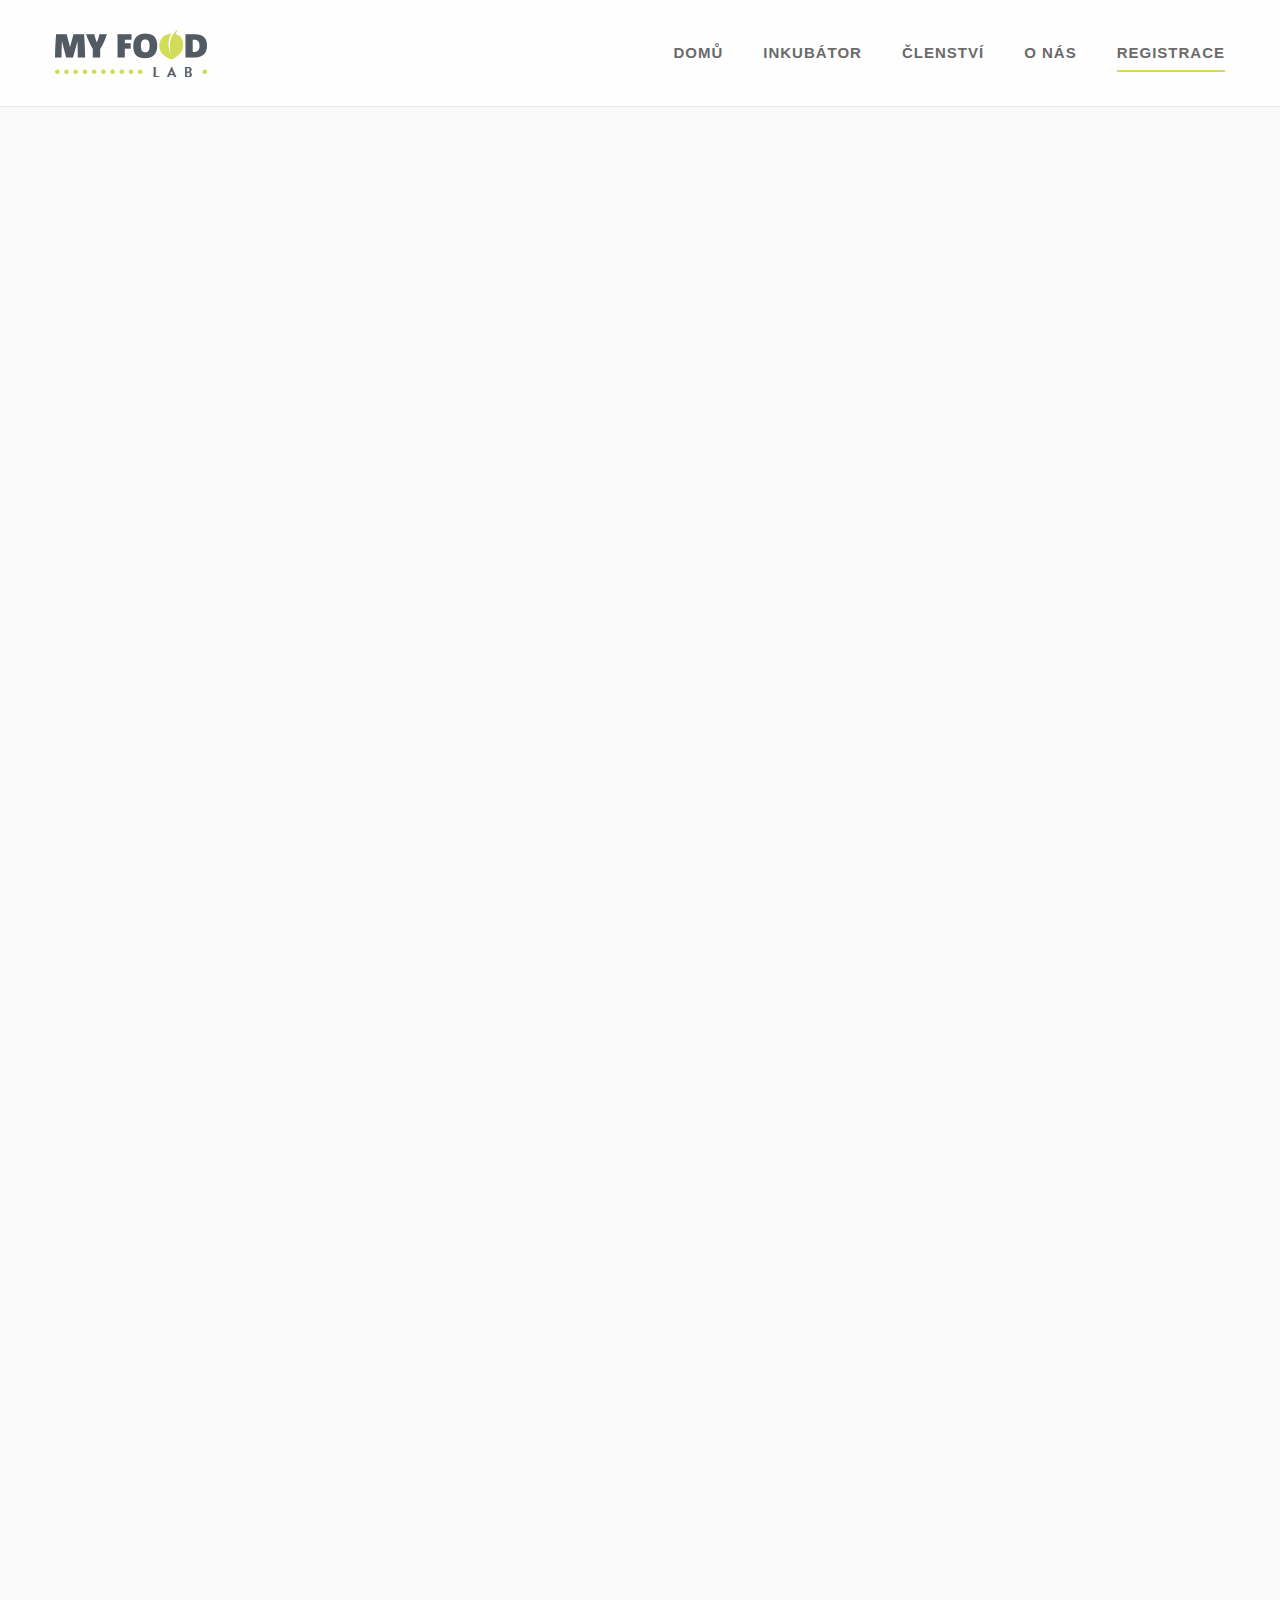
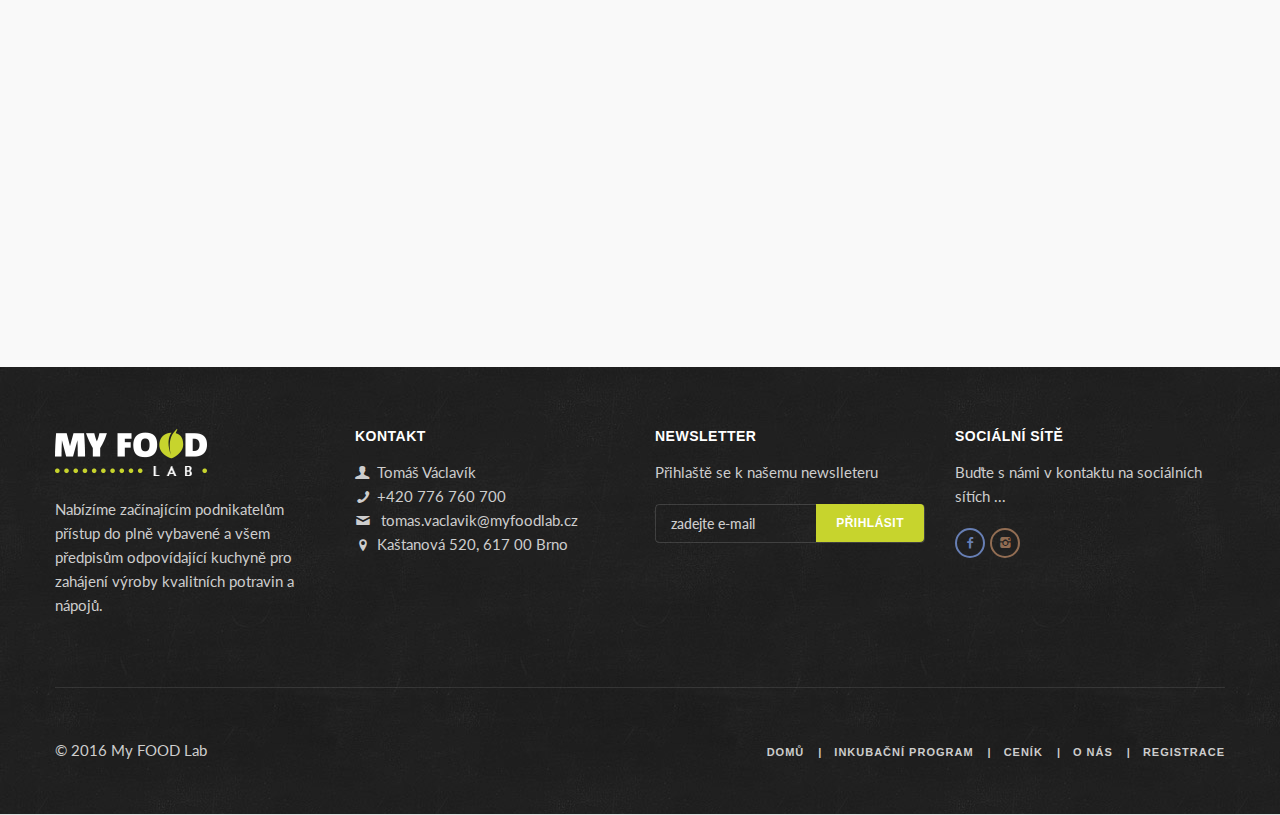
<file: registrace.html>
<!DOCTYPE html>
<html lang="en">
<head>
<meta charset="utf-8">
<meta name="viewport" content="width=device-width, initial-scale=1.0">
<meta name="description" content="">
<meta name="author" content="">
<link rel="shortcut icon" href="style/images/favicon.png">
<title>Registrace - My FOOD Lab</title>
<!-- Bootstrap core CSS -->
<link href="style/css/bootstrap.min.css" rel="stylesheet">
<link href="style/css/plugins.css" rel="stylesheet">
<link href="style.css" rel="stylesheet">
<link href="style/css/color/myfood.css" rel="stylesheet">
<link href='http://fonts.googleapis.com/css?family=Lato:300,400,700,900,300italic,400italic,700italic,900italic&subset=latin,latin-ext' rel='stylesheet' type='text/css'>
<link href="style/type/icons.css" rel="stylesheet">
<!-- favicons & icons -->
<link rel="apple-touch-icon" sizes="57x57" href="style/favicons/apple-icon-57x57.png">
<link rel="apple-touch-icon" sizes="60x60" href="style/favicons/apple-icon-60x60.png">
<link rel="apple-touch-icon" sizes="72x72" href="style/favicons/apple-icon-72x72.png">
<link rel="apple-touch-icon" sizes="76x76" href="style/favicons/apple-icon-76x76.png">
<link rel="apple-touch-icon" sizes="114x114" href="style/favicons/apple-icon-114x114.png">
<link rel="apple-touch-icon" sizes="120x120" href="style/favicons/apple-icon-120x120.png">
<link rel="apple-touch-icon" sizes="144x144" href="style/favicons/apple-icon-144x144.png">
<link rel="apple-touch-icon" sizes="152x152" href="style/favicons/apple-icon-152x152.png">
<link rel="apple-touch-icon" sizes="180x180" href="style/favicons/apple-icon-180x180.png">
<link rel="icon" type="image/png" sizes="192x192"  href="style/favicons/android-icon-192x192.png">
<link rel="icon" type="image/png" sizes="32x32" href="style/favicons/favicon-32x32.png">
<link rel="icon" type="image/png" sizes="96x96" href="style/favicons/favicon-96x96.png">
<link rel="icon" type="image/png" sizes="16x16" href="style/favicons/favicon-16x16.png">
<meta name="msapplication-TileColor" content="#ffffff">
<meta name="msapplication-TileImage" content="style/favicons/ms-icon-144x144.png">
<meta name="theme-color" content="#ffffff">
<!-- HTML5 shim and Respond.js for IE8 support of HTML5 elements and media queries -->
<!-- WARNING: Respond.js doesn't work if you view the page via file:// -->
<!--[if lt IE 9]>
<script src="https://oss.maxcdn.com/html5shiv/3.7.2/html5shiv.min.js"></script>
<script src="https://oss.maxcdn.com/respond/1.4.2/respond.min.js"></script>
<![endif]-->
</head>
<body>

<div id="preloader"><div id="status"><div class="spinner"></div></div></div>
<div class="body-wrapper">
    
<!-- ** hlavicka -->
<div class="navbar navbar-default default solid">
    <div class="container">
        <div class="navbar-header">
            <div class="basic-wrapper"> <a class="btn responsive-menu" data-toggle="collapse" data-target=".navbar-collapse"><i></i></a>
                <div class="navbar-brand"> <a href="index.html"><img src="#" srcset="style/images/logo.png 1x, style/images/logo@2x.png 2x" class="logo-light" alt="" /><img src="#" srcset="style/images/logo-dark.png 1x, style/images/logo-dark@2x.png 2x" class="logo-dark" alt="" /></a>
                </div>
            </div>
        </div>
        <nav class="collapse navbar-collapse">
            <ul class="nav navbar-nav">
                <li><a href="index.html">Domů</a></li>
                <li class=" dropdown"><a href="inkubator.html" class="dropdown-toggle js-activated">Inkubátor <span class="caret"></span></a>
                    <ul class="dropdown-menu">
                        <li><a href="inkubator.html">Inkubační program</a></li>
                        <li><a href="vzdelavani.html">Vzdělávání</a></li>
                        <li><a href="kuchyne.html">Pronájem kuchyně</a></li>
                    </ul>
                </li>
                <li><a href="cenik.html">Členství</a></li>
                <li><a href="onas.html">O nás</a></li>
                <li class="current"><a href="registrace.html">Registrace</a></li>
            </ul>
        </nav>
    </div>
</div>
<!-- // hlavicka -->
  
<div class="offset"></div>

<div class="light-wrapper">
    <div class="container inner">
        <div class="thin">
            <iframe src="https://docs.google.com/forms/d/1FMw-cPXQjL8GGNvh4NKYKjiw9HEFCiiQbVp_NJiZY2s/viewform?embedded=true" width="100%" height="1700" frameborder="0" marginheight="0" marginwidth="0">Načítání...</iframe>
        </div>
    </div>
<div>


  
<!-- ** paticka -->
<footer class="inverse-wrapper">
<div class="container inner">
    <div class="row">
        <div class="col-sm-3">
            <div class="widget"> <img src="style/images/logo.png" data-at2x="style/images/logo@2x.png" alt="" />
                <div class="divide20"></div>
                <p>Nabízíme začínajícím podnikatelům přístup do plně vybavené a všem předpisům odpovídající kuchyně pro zahájení výroby kvalitních potravin a nápojů.</p>
            </div>
        </div>
        <!-- kontakt -->
        <div class="col-sm-3">
            <div class="widget">
            <h3 class="section-title widget-title">Kontakt</h3>
                <div class="contact-info"> 
                    <i class="icon-user"></i>Tomáš Václavík<br />
                    <i class="icon-phone"></i>+420 776 760 700<br />
                    <i class="icon-mail"></i> <a href="mailto:tomas.vaclavik@myfoodlab.cz">tomas.vaclavik@myfoodlab.cz</a><br />
                    <i class="icon-location"></i>Kaštanová 520, 617 00 Brno
                </div>
            </div> 
        </div>
        <!-- newsletter -->
        <div class="col-sm-3">
            <h3 class="section-title widget-title">Newsletter</h3>
            <p>Přihlaště se k našemu newslleteru</p>
            <div class="newsletter-wrapper">
                <div id="mc_embed_signup2" class="newsletter-form">
                    <form action="http://myfoodlab.us12.list-manage.com/subscribe/post?u=55dbf8dea067b790b48fc424b&amp;id=b5184a4f07" method="post" id="mc-embedded-subscribe-form" name="mc-embedded-subscribe-form" class="validate" target="_blank" novalidate>
                        <input type="email" value="" name="EMAIL" class="email" id="mce-EMAIL" placeholder="zadejte e-mail" required>
                        <div style="position: absolute; left: -5000px;" aria-hidden="true"><input type="text" name="b_55dbf8dea067b790b48fc424b_b5184a4f07" tabindex="-1" value=""></div>
                        <div class="clear">
                            <input type="submit" value="Přihlásit" name="subscribe" id="mc-embedded-subscribe" class="btn">
                        </div>
                    </form>
                </div>
            </div>
        </div>
        <!-- social icons -->
        <div class="col-sm-3">
            <div class="widget">
                <h3 class="section-title widget-title">Sociální sítě</h3>
                <p>Buďte s námi v kontaktu na sociálních sítích ...</p>
                <ul class="social">
                    <li><a href="https://www.facebook.com/MY-FOOD-Lab-893766777402882/?fref=ts" target="_blank"><i class="icon-s-facebook"></i></a></li>
                    <li><a href="https://www.instagram.com/myfoodlabbrno/" target="_blank"><i class="icon-s-instagram"></i></a></li>
                </ul>
            </div>
        </div>
    </div>
    <hr />
    <!-- copyright & menu -->
    <p class="copyright pull-left">© 2016 My FOOD Lab</p>
    <ul class="footer-menu pull-right">
        <li><a href="index.html">Domů</a></li>
        <li><a href="inkubator.html">Inkubační program</a></li>
        <li><a href="cenik.html">Ceník</a></li>
        <li><a href="onas.html">O nás</a></li>
        <li><a href="registrace.html">Registrace</a></li>
    </ul>
</div>
</footer>
<!-- // paticka -->
    
</div>
    
<script src="style/js/jquery.min.js"></script> 
<script src="style/js/bootstrap.min.js"></script> 
<script src="style/js/plugins.js"></script> 
<script src="style/js/jquery.themepunch.tools.min.js"></script> 
<script src="style/js/scripts.js"></script>

<!-- Google Tag Manager -->
<noscript><iframe src="//www.googletagmanager.com/ns.html?id=GTM-KB2QM6" height="0" width="0" style="display:none;visibility:hidden"></iframe></noscript>
<script>
(function(w,d,s,l,i){w[l]=w[l]||[];w[l].push({'gtm.start': new Date().getTime(),event:'gtm.js'});var f=d.getElementsByTagName(s)[0], j=d.createElement(s),dl=l!='dataLayer'?'&l='+l:'';j.async=true;j.src='//www.googletagmanager.com/gtm.js?id='+i+dl;f.parentNode.insertBefore(j,f);})(window,document,'script','dataLayer','GTM-KB2QM6');
</script>
<!-- End Google Tag Manager -->

</body>
</html>
</file>
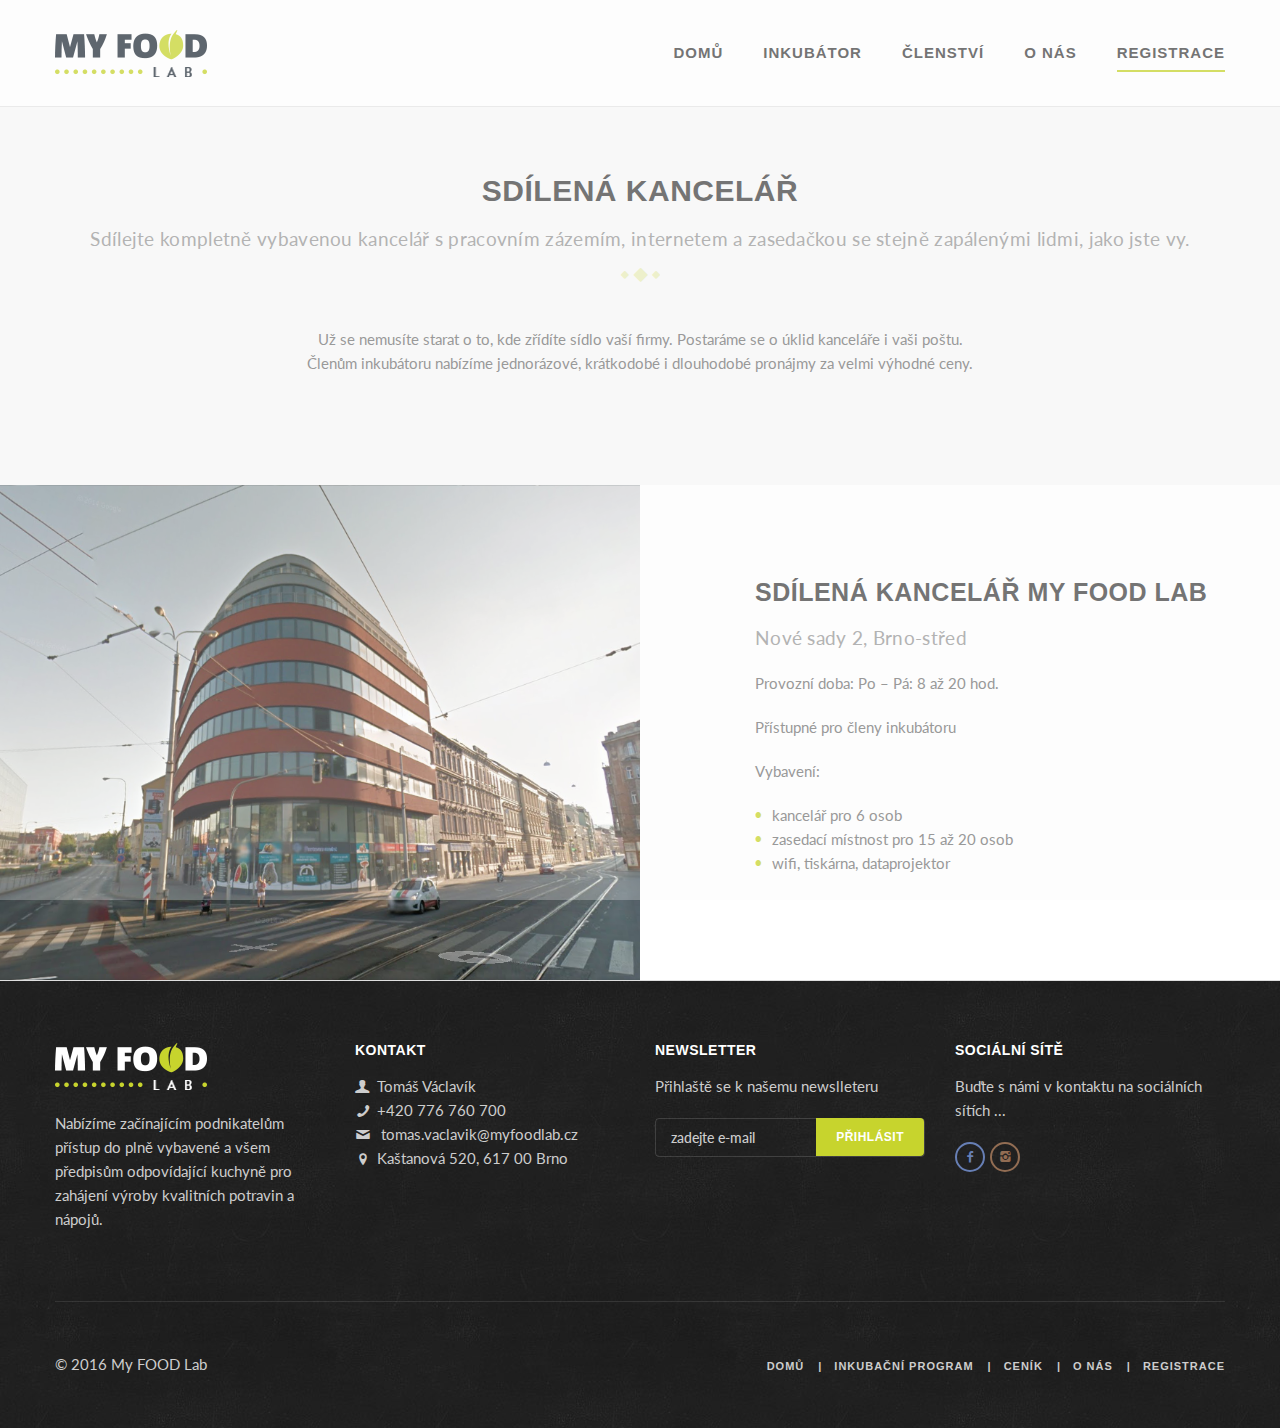
<file: sdilena-kancelar.html>
<!DOCTYPE html>
<html lang="en">
<head>
<meta charset="utf-8">
<meta name="viewport" content="width=device-width, initial-scale=1.0">
<meta name="description" content="">
<meta name="author" content="">
<link rel="shortcut icon" href="style/images/favicon.png">
<title>Sdílená kancelář - My FOOD Lab</title>
<!-- Bootstrap core CSS -->
<link href="style/css/bootstrap.min.css" rel="stylesheet">
<link href="style/css/plugins.css" rel="stylesheet">
<link href="style.css" rel="stylesheet">
<link href="style/css/color/myfood.css" rel="stylesheet">
<link href='http://fonts.googleapis.com/css?family=Lato:300,400,700,900,300italic,400italic,700italic,900italic&subset=latin,latin-ext' rel='stylesheet' type='text/css'>
<link href="style/type/icons.css" rel="stylesheet">
<!-- favicons & icons -->
<link rel="apple-touch-icon" sizes="57x57" href="style/favicons/apple-icon-57x57.png">
<link rel="apple-touch-icon" sizes="60x60" href="style/favicons/apple-icon-60x60.png">
<link rel="apple-touch-icon" sizes="72x72" href="style/favicons/apple-icon-72x72.png">
<link rel="apple-touch-icon" sizes="76x76" href="style/favicons/apple-icon-76x76.png">
<link rel="apple-touch-icon" sizes="114x114" href="style/favicons/apple-icon-114x114.png">
<link rel="apple-touch-icon" sizes="120x120" href="style/favicons/apple-icon-120x120.png">
<link rel="apple-touch-icon" sizes="144x144" href="style/favicons/apple-icon-144x144.png">
<link rel="apple-touch-icon" sizes="152x152" href="style/favicons/apple-icon-152x152.png">
<link rel="apple-touch-icon" sizes="180x180" href="style/favicons/apple-icon-180x180.png">
<link rel="icon" type="image/png" sizes="192x192"  href="style/favicons/android-icon-192x192.png">
<link rel="icon" type="image/png" sizes="32x32" href="style/favicons/favicon-32x32.png">
<link rel="icon" type="image/png" sizes="96x96" href="style/favicons/favicon-96x96.png">
<link rel="icon" type="image/png" sizes="16x16" href="style/favicons/favicon-16x16.png">
<meta name="msapplication-TileColor" content="#ffffff">
<meta name="msapplication-TileImage" content="style/favicons/ms-icon-144x144.png">
<meta name="theme-color" content="#ffffff">
<!-- HTML5 shim and Respond.js for IE8 support of HTML5 elements and media queries -->
<!-- WARNING: Respond.js doesn't work if you view the page via file:// -->
<!--[if lt IE 9]>
<script src="https://oss.maxcdn.com/html5shiv/3.7.2/html5shiv.min.js"></script>
<script src="https://oss.maxcdn.com/respond/1.4.2/respond.min.js"></script>
<![endif]-->
</head>
<body>

<div id="preloader"><div id="status"><div class="spinner"></div></div></div>
<div class="body-wrapper">
    
<!-- ** hlavicka -->
<div class="navbar navbar-default default solid">
    <div class="container">
        <div class="navbar-header">
            <div class="basic-wrapper"> <a class="btn responsive-menu" data-toggle="collapse" data-target=".navbar-collapse"><i></i></a>
                <div class="navbar-brand"> <a href="index.html"><img src="#" srcset="style/images/logo.png 1x, style/images/logo@2x.png 2x" class="logo-light" alt="" /><img src="#" srcset="style/images/logo-dark.png 1x, style/images/logo-dark@2x.png 2x" class="logo-dark" alt="" /></a>
                </div>
            </div>
        </div>
        <nav class="collapse navbar-collapse">
            <ul class="nav navbar-nav">
                <li><a href="index.html">Domů</a></li>
                <li class=" dropdown"><a href="inkubator.html" class="dropdown-toggle js-activated">Inkubátor <span class="caret"></span></a>
                    <ul class="dropdown-menu">
                        <li><a href="inkubator.html">Inkubační program</a></li>
                        <li><a href="vzdelavani.html">Vzdělávání</a></li>
                        <li><a href="kuchyne.html">Pronájem kuchyně</a></li>
                    </ul>
                </li>
                <li><a href="cenik.html">Členství</a></li>
                <li><a href="onas.html">O nás</a></li>
                <li class="current"><a href="registrace.html">Registrace</a></li>
            </ul>
        </nav>
    </div>
</div>
<!-- // hlavicka -->
  
<div class="offset"></div>

<div class="light-wrapper">
    <div class="container inner">
        <div class="section-title text-center">
            <h1>Sdílená kancelář</h1>
            <p class="lead">Sdílejte kompletně vybavenou kancelář s pracovním zázemím, internetem a zasedačkou se stejně zapálenými lidmi, jako jste vy.</p>
        </div>
        <p class="text-center">Už se nemusíte starat o to, kde zřídíte sídlo vaší firmy. Postaráme se o úklid kanceláře i vaši poštu. <br/>Členům inkubátoru nabízíme jednorázové, krátkodobé i dlouhodobé pronájmy za velmi výhodné ceny.</p>
    </div>
    <div class="white-wrapper">
            <div class="col-image">
                <div class="bg-wrapper col-md-6">
                    <div class="bg-holder" style="background-image: url(style/images/art/nove-sady.png);"></div>
                </div>
                <div class="container">
                    <div class="row">
                        <div class="col-md-5 col-md-offset-7 inner-col">
                            <div class="section-title">
                                <h2>Sdílená Kancelář My FOOD Lab</h2>
                            </div>
                            <p class="lead">Nové sady 2, Brno-střed</p>
                            <p>Provozní doba: Po – Pá: 8 až 20 hod.</p>
                            <p>Přístupné pro členy inkubátoru</p>
                            <p>Vybavení:</p>
                            <ul class="circled">
                                <li>kancelář pro 6 osob</li>
                                <li>zasedací místnost pro 15 až 20 osob</li>
                                <li>wifi, tiskárna, dataprojektor</li>
                            </ul>
                        </div>
                    </div>
                </div>
            </div>
        </div>
</div>


  
<!-- ** paticka -->
<footer class="inverse-wrapper">
<div class="container inner">
    <div class="row">
        <div class="col-sm-3">
            <div class="widget"> <img src="style/images/logo.png" data-at2x="style/images/logo@2x.png" alt="" />
                <div class="divide20"></div>
                <p>Nabízíme začínajícím podnikatelům přístup do plně vybavené a všem předpisům odpovídající kuchyně pro zahájení výroby kvalitních potravin a nápojů.</p>
            </div>
        </div>
        <!-- kontakt -->
        <div class="col-sm-3">
            <div class="widget">
            <h3 class="section-title widget-title">Kontakt</h3>
                <div class="contact-info"> 
                    <i class="icon-user"></i>Tomáš Václavík<br />
                    <i class="icon-phone"></i>+420 776 760 700<br />
                    <i class="icon-mail"></i> <a href="mailto:tomas.vaclavik@myfoodlab.cz">tomas.vaclavik@myfoodlab.cz</a><br />
                    <i class="icon-location"></i>Kaštanová 520, 617 00 Brno
                </div>
            </div> 
        </div>
        <!-- newsletter -->
        <div class="col-sm-3">
            <h3 class="section-title widget-title">Newsletter</h3>
            <p>Přihlaště se k našemu newslleteru</p>
            <div class="newsletter-wrapper">
                <div id="mc_embed_signup2" class="newsletter-form">
                    <form action="http://myfoodlab.us12.list-manage.com/subscribe/post?u=55dbf8dea067b790b48fc424b&amp;id=b5184a4f07" method="post" id="mc-embedded-subscribe-form" name="mc-embedded-subscribe-form" class="validate" target="_blank" novalidate>
                        <input type="email" value="" name="EMAIL" class="email" id="mce-EMAIL" placeholder="zadejte e-mail" required>
                        <div style="position: absolute; left: -5000px;" aria-hidden="true"><input type="text" name="b_55dbf8dea067b790b48fc424b_b5184a4f07" tabindex="-1" value=""></div>
                        <div class="clear">
                            <input type="submit" value="Přihlásit" name="subscribe" id="mc-embedded-subscribe" class="btn">
                        </div>
                    </form>
                </div>
            </div>
        </div>
        <!-- social icons -->
        <div class="col-sm-3">
            <div class="widget">
                <h3 class="section-title widget-title">Sociální sítě</h3>
                <p>Buďte s námi v kontaktu na sociálních sítích ...</p>
                <ul class="social">
                    <li><a href="https://www.facebook.com/MY-FOOD-Lab-893766777402882/?fref=ts" target="_blank"><i class="icon-s-facebook"></i></a></li>
                    <li><a href="https://www.instagram.com/myfoodlabbrno/" target="_blank"><i class="icon-s-instagram"></i></a></li>
                </ul>
            </div>
        </div>
    </div>
    <hr />
    <!-- copyright & menu -->
    <p class="copyright pull-left">© 2016 My FOOD Lab</p>
    <ul class="footer-menu pull-right">
        <li><a href="index.html">Domů</a></li>
        <li><a href="inkubator.html">Inkubační program</a></li>
        <li><a href="cenik.html">Ceník</a></li>
        <li><a href="onas.html">O nás</a></li>
        <li><a href="registrace.html">Registrace</a></li>
    </ul>
</div>
</footer>
<!-- // paticka -->
    
</div>
    
<script src="style/js/jquery.min.js"></script> 
<script src="style/js/bootstrap.min.js"></script> 
<script src="style/js/plugins.js"></script> 
<script src="style/js/jquery.themepunch.tools.min.js"></script> 
<script src="style/js/scripts.js"></script>

<!-- Google Tag Manager -->
<noscript><iframe src="//www.googletagmanager.com/ns.html?id=GTM-KB2QM6" height="0" width="0" style="display:none;visibility:hidden"></iframe></noscript>
<script>
(function(w,d,s,l,i){w[l]=w[l]||[];w[l].push({'gtm.start': new Date().getTime(),event:'gtm.js'});var f=d.getElementsByTagName(s)[0], j=d.createElement(s),dl=l!='dataLayer'?'&l='+l:'';j.async=true;j.src='//www.googletagmanager.com/gtm.js?id='+i+dl;f.parentNode.insertBefore(j,f);})(window,document,'script','dataLayer','GTM-KB2QM6');
</script>
<!-- End Google Tag Manager -->

</body>
</html>
</file>
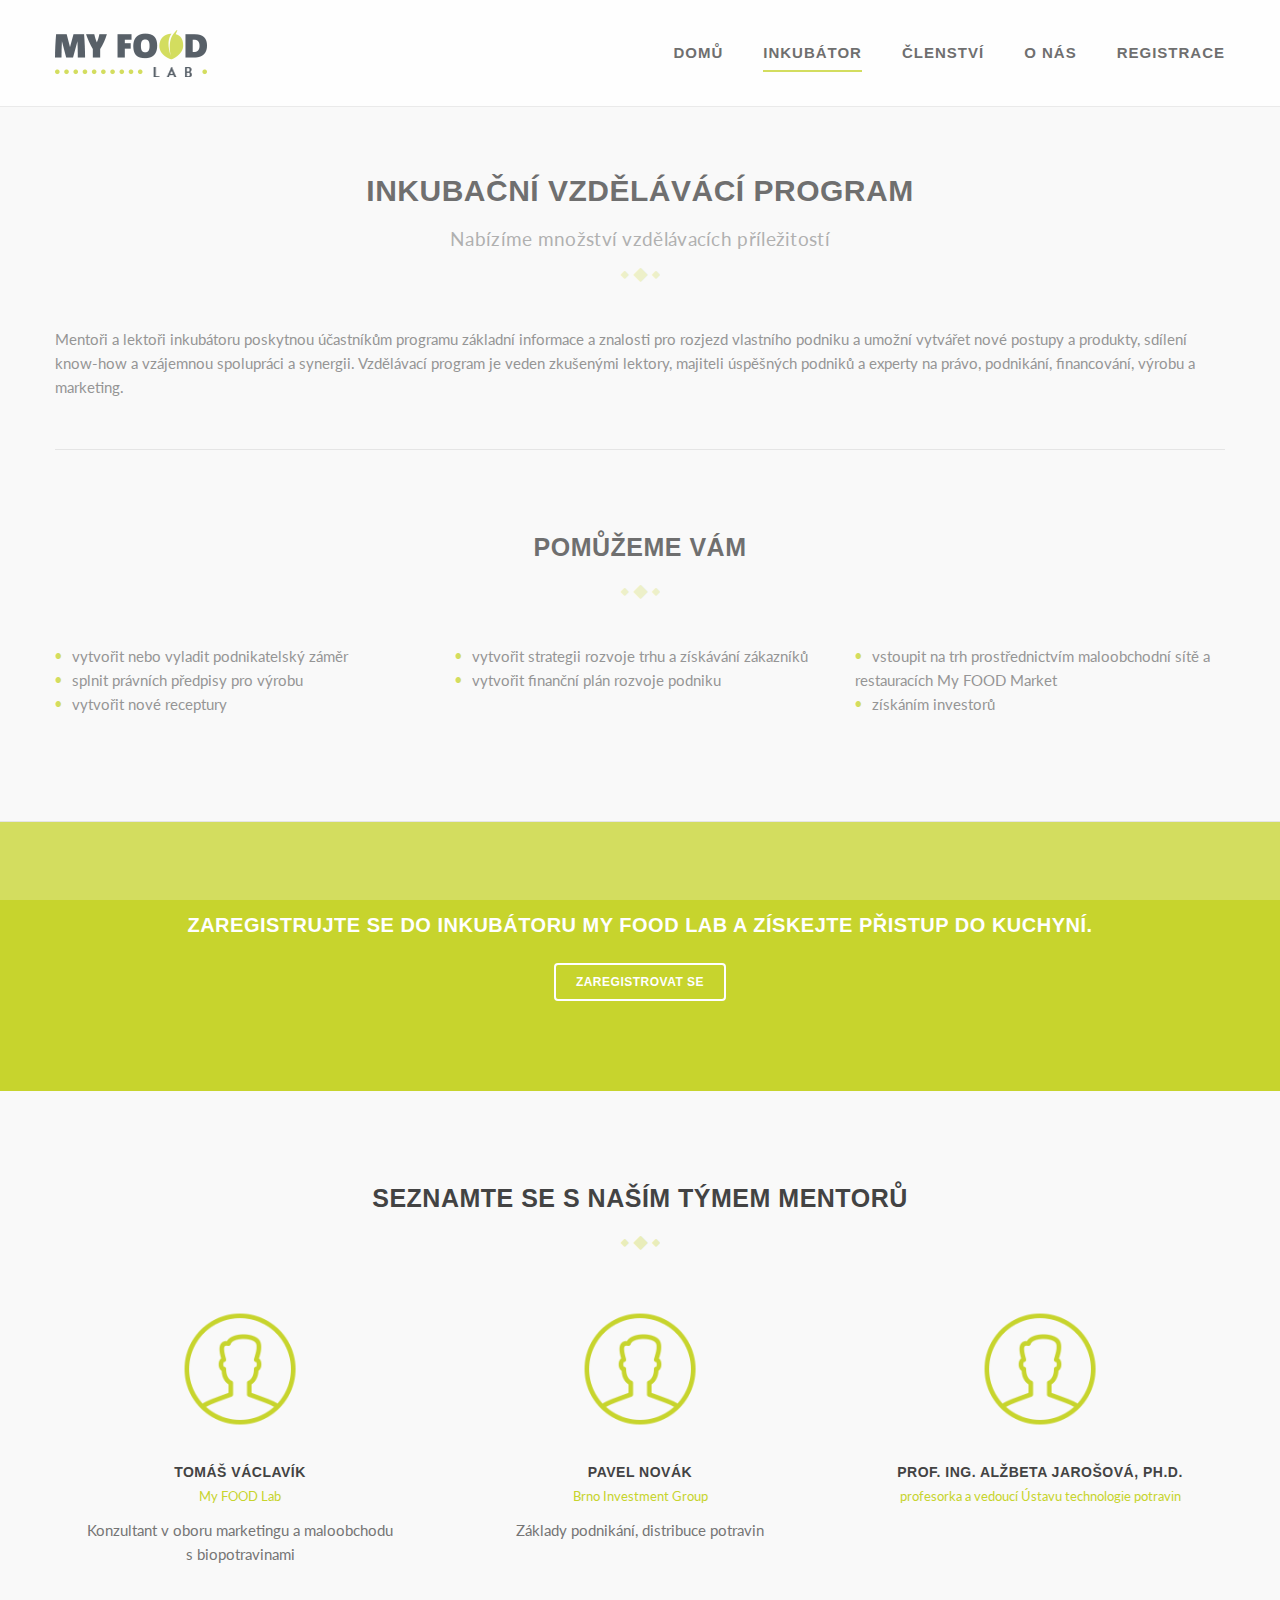
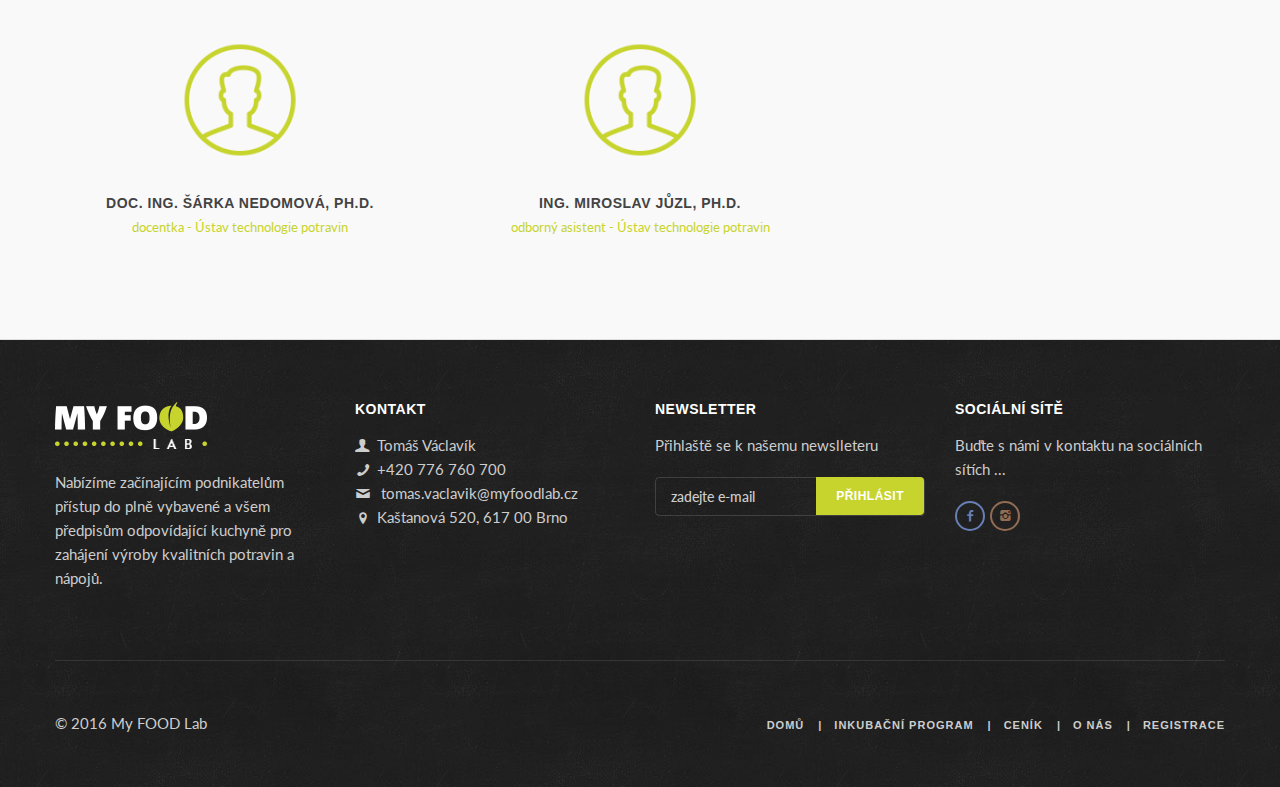
<file: vzdelavani.html>
<!DOCTYPE html>
<html lang="en">
<head>
<meta charset="utf-8">
<meta name="viewport" content="width=device-width, initial-scale=1.0">
<meta name="description" content="">
<meta name="author" content="">
<link rel="shortcut icon" href="style/images/favicon.png">
<title>Vzdělávání - My FOOD Lab</title>
<!-- Bootstrap core CSS -->
<link href="style/css/bootstrap.min.css" rel="stylesheet">
<link href="style/css/plugins.css" rel="stylesheet">
<link href="style.css" rel="stylesheet">
<link href="style/css/color/myfood.css" rel="stylesheet">
<link href='http://fonts.googleapis.com/css?family=Lato:300,400,700,900,300italic,400italic,700italic,900italic&subset=latin,latin-ext' rel='stylesheet' type='text/css'>
<link href="style/type/icons.css" rel="stylesheet">
<!-- favicons & icons -->
<link rel="apple-touch-icon" sizes="57x57" href="style/favicons/apple-icon-57x57.png">
<link rel="apple-touch-icon" sizes="60x60" href="style/favicons/apple-icon-60x60.png">
<link rel="apple-touch-icon" sizes="72x72" href="style/favicons/apple-icon-72x72.png">
<link rel="apple-touch-icon" sizes="76x76" href="style/favicons/apple-icon-76x76.png">
<link rel="apple-touch-icon" sizes="114x114" href="style/favicons/apple-icon-114x114.png">
<link rel="apple-touch-icon" sizes="120x120" href="style/favicons/apple-icon-120x120.png">
<link rel="apple-touch-icon" sizes="144x144" href="style/favicons/apple-icon-144x144.png">
<link rel="apple-touch-icon" sizes="152x152" href="style/favicons/apple-icon-152x152.png">
<link rel="apple-touch-icon" sizes="180x180" href="style/favicons/apple-icon-180x180.png">
<link rel="icon" type="image/png" sizes="192x192"  href="style/favicons/android-icon-192x192.png">
<link rel="icon" type="image/png" sizes="32x32" href="style/favicons/favicon-32x32.png">
<link rel="icon" type="image/png" sizes="96x96" href="style/favicons/favicon-96x96.png">
<link rel="icon" type="image/png" sizes="16x16" href="style/favicons/favicon-16x16.png">
<meta name="msapplication-TileColor" content="#ffffff">
<meta name="msapplication-TileImage" content="style/favicons/ms-icon-144x144.png">
<meta name="theme-color" content="#ffffff">
<!-- HTML5 shim and Respond.js for IE8 support of HTML5 elements and media queries -->
<!-- WARNING: Respond.js doesn't work if you view the page via file:// -->
<!--[if lt IE 9]>
<script src="https://oss.maxcdn.com/html5shiv/3.7.2/html5shiv.min.js"></script>
<script src="https://oss.maxcdn.com/respond/1.4.2/respond.min.js"></script>
<![endif]-->
</head>
<body>

<div id="preloader"><div id="status"><div class="spinner"></div></div></div>
<div class="body-wrapper">

<!-- ** hlavicka -->
<div class="navbar navbar-default default solid">
    <div class="container">
        <div class="navbar-header">
            <div class="basic-wrapper"> <a class="btn responsive-menu" data-toggle="collapse" data-target=".navbar-collapse"><i></i></a>
                <div class="navbar-brand"> <a href="index.html"><img src="#" srcset="style/images/logo.png 1x, style/images/logo@2x.png 2x" class="logo-light" alt="" /><img src="#" srcset="style/images/logo-dark.png 1x, style/images/logo-dark@2x.png 2x" class="logo-dark" alt="" /></a>
                </div>
            </div>
        </div>
        <nav class="collapse navbar-collapse">
            <ul class="nav navbar-nav">
                <li><a href="index.html">Domů</a></li>
                <li class="current dropdown"><a href="inkubator.html" class="dropdown-toggle js-activated">Inkubátor <span class="caret"></span></a>
                    <ul class="dropdown-menu">
                        <li><a href="inkubator.html">Inkubační program</a></li>
                        <li><a href="vzdelavani.html">Vzdělávání</a></li>
                        <li><a href="kuchyne.html">Pronájem kuchyně</a></li>
                    </ul>
                </li>
                <li><a href="cenik.html">Členství</a></li>
                <li><a href="onas.html">O nás</a></li>
                <li><a href="registrace.html">Registrace</a></li>
            </ul>
        </nav>
    </div>
</div>
<!-- // hlavicka -->

<div class="offset"></div>

<!-- ** uvodni text -->
<div class="light-wrapper">
    <div class="container inner">
        <div class="section-title text-center">
            <h1>Inkubační vzdělávácí program</h1>
            <p class="lead">Nabízíme množství vzdělávacích příležitostí</p>
        </div>
        <p>Mentoři a lektoři inkubátoru poskytnou účastníkům programu základní informace a znalosti pro rozjezd vlastního podniku a umožní vytvářet nové postupy a produkty, sdílení know-how a vzájemnou spolupráci a synergii. Vzdělávací program je veden zkušenými lektory, majiteli úspěšných podniků a experty na právo, podnikání, financování, výrobu a marketing.</p>

        <hr/>
        <div class="container">
            <div class="section-title text-center">
                <h2>Pomůžeme Vám</h2>
            </div>
            <div class="row">
                <div class="col-sm-4">
                    <ul class="circled">
                        <li>vytvořit nebo vyladit podnikatelský záměr</li>
                        <li>splnit právních předpisy pro výrobu</li>
                        <li>vytvořit nové receptury</li>
                    </ul> 
                </div>
                <div class="col-sm-4">
                    <ul class="circled">
                        <li>vytvořit strategii rozvoje trhu a získávání zákazníků</li>
                        <li>vytvořit finanční plán rozvoje podniku</li>
                    </ul>
                </div>
                <div class="col-sm-4">
                    <ul class="circled">
                        <li>vstoupit na trh prostřednictvím maloobchodní sítě a restauracích My FOOD Market</li>
                        <li>získáním investorů</li>
                    </ul>
                </div>
            </div>
        </div>


    </div>
</div>
<!-- // uvodni text -->

<!-- ** registracni prouzek -->
<div class="color-wrapper inverse-wrapper green-bg">
    <div class="container inner text-center">
        <div class="thin">
            <h2>Zaregistrujte se do inkubátoru My FOOD Lab a získejte přistup do kuchyní.</h2>
            <div class="divide10"></div>
            <a href="registrace.html" class="btn btn-border bm0">Zaregistrovat se</a>
        </div>
    </div> 
</div>
<!-- // registracni prouzek -->
    
<!-- ** nas tym -->  
<div class="light-wrapper">
    <div class="container inner">
        <div class="section-title text-center">
            <h2>Seznamte se s naším týmem mentorů</h2>
        </div>
        <div class="row grid-view">
            <div class="col-sm-4 text-center">
                <figure><img src="style/images/art/face.png" alt="" /></figure>
                <h4 class="post-title">Tomáš Václavík</h4>
                <div class="meta">My FOOD Lab</div>
                <p>Konzultant v oboru marketingu a maloobchodu s biopotravinami</p>
            </div>
            <div class="col-sm-4 text-center">
                <figure><img src="style/images/art/face.png" alt="" /></figure>
                <h4 class="post-title">Pavel Novák</h4>
                <div class="meta">Brno Investment Group</div>
                <p>Základy podnikání, distribuce potravin</p>
            </div>
            <div class="col-sm-4 text-center">
                <figure><img src="style/images/art/face.png" alt="" /></figure>
                <h4 class="post-title">Prof. Ing. Alžbeta Jarošová, Ph.D.</h4>
                <div class="meta">profesorka a vedoucí Ústavu technologie potravin</div>
            </div>
        </div>
        <div class="divide20"></div>
        <div class="divide20"></div>
        <div class="row grid-view">
            <div class="col-sm-4 text-center">
                <figure><img src="style/images/art/face.png" alt="" /></figure>
                <h4 class="post-title">doc. Ing. Šárka Nedomová, Ph.D.</h4>
                <div class="meta">docentka - Ústav technologie potravin</div>
            </div>
            <div class="col-sm-4 text-center">
                <figure><img src="style/images/art/face.png" alt="" /></figure>
                <h4 class="post-title">Ing. Miroslav Jůzl, Ph.D.</h4>
                <div class="meta">odborný asistent - Ústav technologie potravin</div>
            </div>
        </div>
    </div>
</div>

<!-- ** paticka -->
<footer class="inverse-wrapper">
<div class="container inner">
    <div class="row">
        <div class="col-sm-3">
            <div class="widget"> <img src="style/images/logo.png" data-at2x="style/images/logo@2x.png" alt="" />
                <div class="divide20"></div>
                <p>Nabízíme začínajícím podnikatelům přístup do plně vybavené a všem předpisům odpovídající kuchyně pro zahájení výroby kvalitních potravin a nápojů.</p>
            </div>
        </div>
        <!-- kontakt -->
        <div class="col-sm-3">
            <div class="widget">
            <h3 class="section-title widget-title">Kontakt</h3>
                <div class="contact-info"> 
                    <i class="icon-user"></i>Tomáš Václavík<br />
                    <i class="icon-phone"></i>+420 776 760 700<br />
                    <i class="icon-mail"></i> <a href="mailto:tomas.vaclavik@myfoodlab.cz">tomas.vaclavik@myfoodlab.cz</a><br />
                    <i class="icon-location"></i>Kaštanová 520, 617 00 Brno
                </div>
            </div> 
        </div>
        <!-- newsletter -->
        <div class="col-sm-3">
            <h3 class="section-title widget-title">Newsletter</h3>
            <p>Přihlaště se k našemu newslleteru</p>
            <div class="newsletter-wrapper">
                <div id="mc_embed_signup2" class="newsletter-form">
                    <form action="http://myfoodlab.us12.list-manage.com/subscribe/post?u=55dbf8dea067b790b48fc424b&amp;id=b5184a4f07" method="post" id="mc-embedded-subscribe-form" name="mc-embedded-subscribe-form" class="validate" target="_blank" novalidate>
                        <input type="email" value="" name="EMAIL" class="email" id="mce-EMAIL" placeholder="zadejte e-mail" required>
                        <div style="position: absolute; left: -5000px;" aria-hidden="true"><input type="text" name="b_55dbf8dea067b790b48fc424b_b5184a4f07" tabindex="-1" value=""></div>
                        <div class="clear">
                            <input type="submit" value="Přihlásit" name="subscribe" id="mc-embedded-subscribe" class="btn">
                        </div>
                    </form>
                </div>
            </div>
        </div>
        <!-- social icons -->
        <div class="col-sm-3">
            <div class="widget">
                <h3 class="section-title widget-title">Sociální sítě</h3>
                <p>Buďte s námi v kontaktu na sociálních sítích ...</p>
                <ul class="social">
                    <li><a href="https://www.facebook.com/MY-FOOD-Lab-893766777402882/?fref=ts" target="_blank"><i class="icon-s-facebook"></i></a></li>
                    <li><a href="https://www.instagram.com/myfoodlabbrno/" target="_blank"><i class="icon-s-instagram"></i></a></li>
                </ul>
            </div>
        </div>
    </div>
    <hr />
    <!-- copyright & menu -->
    <p class="copyright pull-left">© 2016 My FOOD Lab</p>
    <ul class="footer-menu pull-right">
        <li><a href="index.html">Domů</a></li>
        <li><a href="inkubator.html">Inkubační program</a></li>
        <li><a href="cenik.html">Ceník</a></li>
        <li><a href="onas.html">O nás</a></li>
        <li><a href="registrace.html">Registrace</a></li>
    </ul>
</div>
</footer>
<!-- // paticka -->
    
</div>
    
<script src="style/js/jquery.min.js"></script> 
<script src="style/js/bootstrap.min.js"></script> 
<script src="style/js/plugins.js"></script> 
<script src="style/js/jquery.themepunch.tools.min.js"></script> 
<script src="style/js/scripts.js"></script>

<!-- Google Tag Manager -->
<noscript><iframe src="//www.googletagmanager.com/ns.html?id=GTM-KB2QM6" height="0" width="0" style="display:none;visibility:hidden"></iframe></noscript>
<script>
(function(w,d,s,l,i){w[l]=w[l]||[];w[l].push({'gtm.start': new Date().getTime(),event:'gtm.js'});var f=d.getElementsByTagName(s)[0], j=d.createElement(s),dl=l!='dataLayer'?'&l='+l:'';j.async=true;j.src='//www.googletagmanager.com/gtm.js?id='+i+dl;f.parentNode.insertBefore(j,f);})(window,document,'script','dataLayer','GTM-KB2QM6');
</script>
<!-- End Google Tag Manager -->

</body>
</html>
</file>
<file: style.css>
/*-------------------------------------------------------------------------------------
Theme Name:	Hygge
Theme URI: 	http://themes.iki-bir.com/hygge
Version:	1.0.2
Author:		elemis
-------------------------------------------------------------------------------------*/
/*-------------------------------------------------------------------------------------
[TABLE OF CONTENTS]

	00. RESET
	01. GENERAL
	02. BUTTON
	03. NAVBAR
	04. STICKY NAVBAR
	05. REVOLUTION SLIDER
	06. OWL CAROUSEL
	07. CUBE PORTFOLIO
	08. PORTFOLIO POSTS
	09. PARALLAX
	10. VIDEO PARALLAX
	11. TIMELINE
	12. BLOG
	13. WIDGETS
	14. THUMBNAIL OVERLAY
	15. ANIMATED TEXT
	16. PROGRESS BAR
	17. CIRCLE
	18. CIRCLE PROGRESS
	19. SERVICES
	20. FEATURES
	21. FACTS
	22. TABS
	23. ACCORDION / TOGGLE
	24. PRICING & TABLES
	25. TOOLTIP
	26. TESTIMONIALS
	27. COMMENTS
	28. MAILCHIMP / NEWSLETTER
	29. FORMS
	30. SOCIAL ICONS
	31. FANCYBOX
	32. FONT ICON PAGES
	33. DIVIDERS
	34. RESPONSIVE
	
	font-family: 'Lato', sans-serif;
	font-family: 'Montserrat', sans-serif;
	text: #757575
	hover: #45be84
	headings: #434343
	
-------------------------------------------------------------------------------------*/
/*-----------------------------------------------------------------------------------*/
/*	00. RESET
/*-----------------------------------------------------------------------------------*/
*,
*:before,
*:after {
    -webkit-box-sizing: border-box;
    -moz-box-sizing: border-box;
    box-sizing: border-box;
}
:focus {
    outline: 0 !important
}
.fit-vids-style {
    display: none
}
figure {
    margin: 0;
    padding: 0;
}
figure img {
    height: auto;
    width: 100%;
    max-width: 100%;
}
iframe {
    border: none
}
::selection {
    background: #c2e6d5; /* Safari */
    color: #2f2f2f;
}
::-moz-selection {
    background: #c2e6d5; /* Firefox */
    color: #2f2f2f;
}
@-webkit-keyframes rotation { 
	from {
	    -webkit-transform: rotate(0deg)
	}
	to {
	    -webkit-transform: rotate(359deg)
	}
}
@-moz-keyframes rotation { 
	from {
	    -moz-transform: rotate(0deg)
	}
	to {
	    -moz-transform: rotate(359deg)
	}
}
@-o-keyframes rotation { 
	from {
	    -o-transform: rotate(0deg)
	}
	to {
	    -o-transform: rotate(359deg)
	}
}
@keyframes rotation { 
	from {
	    transform: rotate(0deg)
	}
	to {
	    transform: rotate(359deg)
	}
}
#preloader {
    position: fixed;
    top: 0;
    left: 0;
    right: 0;
    bottom: 0;
    background-color: #f9f9f9;
    z-index: 9999999;
}
#status {
    width: 40px;
    height: 40px;
    position: absolute;
    left: 50%;
    top: 50%;
    margin: -20px 0 0 -20px;
}
.spinner {
    height: 40px;
    width: 40px;
    position: relative;
    -webkit-animation: rotation .8s infinite linear;
    -moz-animation: rotation .8s infinite linear;
    -o-animation: rotation .8s infinite linear;
    animation: rotation .8s infinite linear;
    border-left: 3px solid rgba(69,190,132,.15);
    border-right: 3px solid rgba(69,190,132,.15);
    border-bottom: 3px solid rgba(69,190,132,.15);
    border-top: 3px solid rgba(69,190,132,.8);
    border-radius: 100%;
}
.icon img {
    width: 100%;
    height: 100%;
}
/*-----------------------------------------------------------------------------------*/
/*	01. GENERAL
/*-----------------------------------------------------------------------------------*/
body {
    overflow-x: hidden;
    font-size: 15px;
    font-weight: 400;
    -webkit-font-smoothing: antialiased;
    -moz-osx-font-smoothing: grayscale;
    -webkit-text-size-adjust: 100%;
    color: #757575;
    font-family: 'Lato', sans-serif;
    background: #f9f9f9;
}
.container {
    padding-right: 0;
    padding-left: 0;
}
body,
li,
address {
    line-height: 24px
}
input,
button,
select,
textarea {
    font-family: inherit;
    font-size: 15px;
    font-weight: normal;
}
p {
    margin: 0 0 20px
}
a {
    color: #45be84;
    transition: all 150ms ease-in;
}
a:hover,
a:focus {
    color: #45be84;
    text-decoration: none;
}
/* Underline */
.link-effect {
    position: relative
}
.link-effect:hover {
    color: #45be84
}
.link-effect:after {
    display: block;
    position: absolute;
    left: 0;
    bottom: -3px;
    width: 0;
    height: 1px;
    background-color: #45be84;
    content: "";
    transition: all 0.3s ease-out;
}
.link-effect:hover:after {
    width: 100%
}
h1,
h2,
h3,
h4,
h5,
h6 {
    font-family: 'Montserrat', sans-serif;
    margin-top: 0;
    color: #434343;
    margin-bottom: 10px;
    font-weight: 700;
    text-transform: uppercase;
    letter-spacing: 0.5px;
}
h1 {
    font-size: 24px;
    line-height: 30px;
    margin-bottom: 15px;
}
h2 {
    font-size: 20px;
    line-height: 26px;
    margin-bottom: 15px;
}
h3 {
    font-size: 16px;
    line-height: 22px;
}
h4 {
    font-size: 14px;
    line-height: 18px;
    margin-bottom: 7px;
}
h1.post-title {
    font-size: 18px
}
.blog h1.post-title,
h2.post-title {
    font-size: 16px
}
h4.post-title {
    margin-bottom: 3px
}
.post-title a {
    color: #434343
}
.post-title a:hover {
    color: #45be84
}
.section-title.text-center {
    padding-bottom: 40px;
    overflow: hidden;
}
.section-title.text-center {
    text-align: center;
    margin-left: auto;
    margin-right: auto;
}
.section-title .lead {
    margin: 0
}
.section-title h1 {
    font-size: 30px;
    line-height: 40px;
}
.section-title h2 {
    font-size: 25px;
    line-height: 35px;
}
.section-title h3 {
    font-size: 20px;
    line-height: 30px;
}
.section-title .icon img {
    margin-bottom: 20px;
    width: 36px;
    height: 36px;
}
.section-title.text-center:after {
    font-family: 'elemis-diamond';
    content: "\e990";
    display: block;
    color: #45be84;
    font-size: 14px;
    margin-top: 10px;
    font-weight: normal;
    opacity: 0.3;
}
.headline {
    padding-bottom: 30px;
    overflow: hidden;
}
.headline .lead {
    margin: 0;
    font-size: 22px;
}
.headline h2 {
    font-size: 28px;
    line-height: 34px;
}
.lead {
    font-weight: 400;
    font-size: 19px;
    letter-spacing: 0.3px;
    color: #999;
}
.inner {
    padding-top: 90px;
    padding-bottom: 90px;
}
.inner2 {
    padding-top: 60px;
    padding-bottom: 60px;
}
footer .inner {
    padding-top: 60px;
    padding-bottom: 50px;
}
.meta,
.meta a,
.more {
    color: #45be84;
    font-size: 13px;
}
.meta {
    display: block;
    margin-bottom: 10px;
}
.meta span:before {
    content: "/";
    padding: 0 10px;
    color: #b5b5b5;
}
.meta span:first-child:before {
    display: none
}
.meta.tags a:before {
    content: "#";
    display: inline;
}
.thin {
    width: 85%;
    margin: 0 auto;
}
.thin2 {
    width: 75%;
    margin: 0 auto;
}
.thin3 {
    width: 75%;
    margin: 0 auto;
}
.white-wrapper {
    background: #FFF;
    <!--border-bottom: 1px solid rgba(0,0,0,0.1);-->
}
.color-wrapper {
    background: #c7d42d;
}
.light-wrapper {
	background: #f9f9f9;
    border-bottom: 1px solid rgba(0,0,0,0.1)
}
.inverse-wrapper {
    background: #2c2c2c url(style/images/art/inverse-bg.jpg) repeat;
    color: #cdcdcd;
    position: relative;
}
.inverse-wrapper .lead {
    color: #d5d5d5
}
.inverse-wrapper h1,
.inverse-wrapper h2,
.inverse-wrapper h3,
.inverse-wrapper h4,
.inverse-wrapper h5,
.inverse-wrapper h6 {
    color: #fff
}
.inverse-wrapper .section-title.text-center:after {
    color: inherit
}
.blue {
    color: #242f3a
}
.red {
    color: rgba(224,103,106,1)
}
.green {
    color: #c7d42d
}
.yellow {
    color: rgba(241,189,105,1)
}
.blue-bg {
    background: #242f3a
}
.red-bg {
    background: #d02348
}
.green-bg {
    background: #c7d42d
}
.yellow-bg {
    background: rgba(241,189,105,1)
}
hr {
    border: 0;
    border-bottom: 1px solid rgba(0,0,0,0.1);
    padding-top: 30px;
    margin-bottom: 80px;
    box-shadow: none;
}
.classic-view hr {
    padding-top: 50px;
    margin-bottom: 90px;
}
footer hr {
    padding-top: 30px;
    margin-bottom: 50px;
    border-bottom: 1px solid rgba(255,255,255,0.1);
}
ul {
    padding: 0 0 0 18px
}
ol {
    padding: 0 0 0 20px
}
ul,
ol {
    margin-bottom: 15px
}
ul.circled {
    padding: 0;
    list-style: none;
}
ul.circled li:before {
    content: '●';
    margin-right: 10px;
    font-weight: normal;
    vertical-align: top;
    display: inline-block;
    color: #45be84;
    font-size: 11px;
}
.row-no-padding {
    margin-left: 0 !important;
    margin-right: 0 !important;
}
.row-no-padding [class*="col-"] {
    padding-left: 0 !important;
    padding-right: 0 !important;
}
.clients img {
    opacity: 0.8;
    transition: all 150ms ease-in;
}
.clients img:hover {
    opacity: 1
}
.col-image {
    padding: 0px;
    position: relative;
}
.col-image .bg-wrapper {
    overflow: hidden;
    position: absolute;
    height: 100%;
    padding: 0px;
    top: 0px;
}
.col-image .inner-col {
    padding-top: 90px;
    padding-bottom: 90px;
}
.bg-holder {
    position: absolute;
    top: 0px;
    left: 0px;
    width: 100%;
    height: 100%;
    background-size: cover !important;
    background-position: center center !important;
}
#map {
    width: 100%;
    position: relative;
    top: 0;
    z-index: 1;
}
.map-wrapper {
    position: relative
}
.map-wrapper .text {
    position: absolute;
    top: 100px;
    right: 150px;
    z-index: 2;
    width: 400px;
    height: 260px;
    padding: 30px;
    background: #FFF;
    box-shadow: 0 0 3px rgba(0, 0, 0, 0.15);
}
.contact-info {
    margin: 0;
    padding: 0;
    list-style: none;
}
.contact-info li {
    display: inline-block;
    margin: 0 10px;
}
.contact-info i {
    margin-right: 7px;
    color: #c7d42d;
}
.contact-info a {
    color: inherit
}
.contact-info a:hover {
    color: #242f3a
}
footer .post-list {
    list-style: none;
    margin: 0;
    padding: 0;
}
footer .post-list li {
    margin-top: 19px;
    padding-top: 20px;
    border-top: 1px solid rgba(255,255,255,0.1);
}
footer .post-list li:first-child {
    border-top: none;
    margin: 0;
    padding: 0;
}
footer .post-list li h6 {
    font-size: 14px;
    line-height: 25px;
    font-weight: normal;
    letter-spacing: normal;
    text-transform: none;
    font: inherit;
    margin: 0;
}
footer .meta {
    color: #838383
}
footer a {
    color: #cdcdcd
}
footer .date:before {
    font-family: 'fontello';
    padding-left: 1px;
    padding-right: 5px;
    content: "\f554";
    font-size: 12px;
}
.footer-menu {
    padding: 0;
    margin: 0;
    list-style: none;
}
.footer-menu li {
    display: inline;
    padding-left: 10px;
    font-family: 'Montserrat', sans-serif;
    font-size: 11px;
    font-weight: 700;
    letter-spacing: 1px;
    text-transform: uppercase;
}
.footer-menu li:before {
    display: inline-block;
    content: "|";
    padding-right: 12px;
}
.footer-menu li:first-child:before {
    display: none
}
footer .copyright {
    margin: 0
}
footer .contact-info i,
footer ul.circled li:before {
    color: inherit
}
.alert-success {
    border-color: #c0d6ae
}
.alert-info {
    border-color: #a3d5df
}
.alert-warning {
    border-color: #eddebf
}
.alert-danger {
    border-color: #ddb8be
}
.dropcap {
    font-weight: 800;
    display: block;
    float: left;
    font-size: 49px;
    padding: 0;
    margin: 0;
    margin: 12px 8px 0 0;
    text-transform: uppercase;
}
.box {
    background: #FFF;
    border: 1px solid rgba(0,0,0,0.1);
    padding: 30px;
}
.cbp .box {
    padding: 23px 20px 10px 20px;
    margin-bottom: 1px;
}
.box figure.main {
    margin: 20px -30px
}
.box .main {
    margin: -30px -30px 30px -30px !important
}
.classic-view .main {
    margin-bottom: 30px !important
}
.classic-view .gallery-wrapper {
    margin-bottom: 20px
}
.carousel-boxed .owl-item .box {
    border-top: 0;
    padding: 23px 20px 10px 20px;
}
.carousel-boxed.blog .owl-item .box {
    padding: 30px;
}
/*-----------------------------------------------------------------------------------*/
/*	02. BUTTON
/*-----------------------------------------------------------------------------------*/
.btn,
.vanilla-form label.custom-select span {
    color: #FFF !important;
    background: #45be84;
    border: 0;
    margin-bottom: 10px;
    margin-right: 4px;
    font-size: 12px;
    padding: 11px 20px 10px 20px;
    letter-spacing: 0.5px;
    font-weight: 700;
    text-shadow: none;
    text-transform: uppercase;
    transition: all 150ms ease-in;
    box-shadow: none;
    border-radius: 4px;
    display: inline-block;
    font-family: 'Montserrat', sans-serif;
}
.navigation .btn {
    margin-bottom: 0
}
.btn.btn-square {
    padding: 8px 11px 7px !important
}
.btn.btn-large {
    padding: 13px 23px 13px 23px
}
.post-navigation .btn.btn-square {
    padding: 11px 13px 10px !important;
    margin: 0;
}
.btn-load-more + .btn-load-more {
    display: none
}
.btn-icon i {
    margin-right: 3px
}
.text-center .btn {
    margin: 0 4px
}
.btn-border {
    background: none !important;
    border: 2px solid #fff;
    color: #fff !important;
    padding: 9px 20px 8px 20px;
}
.btn.btn-border.btn-large {
    padding: 11px 23px 11px 23px
}
.btn-border.dark {
    border: 2px solid #7b7b7b;
    color: #5f5f5f !important;
}
.btn.btn-blue {
    background: #6abade
}
.btn.btn-green {
    background: #c7d42d
}
.btn.btn-red {
    background: #e0676a
}
.btn.btn-yellow {
    background: #f1bd69
}
.btn.btn-navy {
    background: #43525b
}
.btn.btn-purple {
    background: #6a7dde
}
.btn.btn-pink {
    background: #df739b
}
.btn.btn-lime {
    background: #bbd555
}
.btn.btn-brown {
    background: #99724f
}
.btn.btn-orange {
    background: #e18254
}
.btn:hover,
.btn:focus,
.btn:active,
.btn.active,
.pagination ul > li > a:hover,
.pagination ul > li > a:focus,
.pagination ul > .active > a,
.pagination ul > .active > span {
    background: #3ca975;
    transition: all 150ms ease-in;
    box-shadow: none;
    border-color: transparent;
}
.btn-border:hover,
.btn-border:focus,
.btn-border:active,
.btn-border.active {
    color: #434343 !important;
    border-color: #fff !important;
    background: #fff !important;
}
.btn-border.dark:hover,
.btn-border.dark:focus,
.btn-border.dark:active,
.btn-border.dark.active {
    background: #7b7b7b !important;
    border-color: #7b7b7b !important;
    color: #FFF !important;
}
.btn-blue:hover,
.btn-blue:focus,
.btn-blue:active,
.btn-blue.active {
    background: #549fc1 !important
}
.btn-green:hover,
.btn-green:focus,
.btn-green:active,
.btn-green.active {
    background: #3ca975 !important
}
.btn-red:hover,
.btn-red:focus,
.btn-red:active,
.btn-red.active {
    background: #cb585b !important
}
.btn-yellow:hover,
.btn-yellow:focus,
.btn-yellow:active,
.btn-yellow.active {
    background: #e2aa4f !important
}
.btn-navy:hover,
.btn-navy:focus,
.btn-navy:active,
.btn-navy.active {
    background: #324049 !important
}
.btn-purple:hover,
.btn-purple:focus,
.btn-purple:active,
.btn-purple.active {
    background: #5e6fc7 !important
}
.btn-pink:hover,
.btn-pink:focus,
.btn-pink:active,
.btn-pink.active {
    background: #cc668d !important
}
.btn-lime:hover,
.btn-lime:focus,
.btn-lime:active,
.btn-lime.active {
    background: #adc64b !important
}
.btn-brown:hover,
.btn-brown:focus,
.btn-brown:active,
.btn-brown.active {
    background: #8a6749 !important
}
.btn-orange:hover,
.btn-orange:focus,
.btn-orange:active,
.btn-orange.active {
    background: #d86e3a !important
}
.share-links ul li .btn {
    margin: 0
}
.share-links .share-facebook {
    background: #3d5b9b
}
.share-links .share-facebook:hover {
    background: #334c8e !important
}
.share-links .share-twitter {
    background: #5aa8cd
}
.share-links .share-twitter:hover {
    background: #499ac8 !important
}
.share-links .share-google-plus {
    background: #3b3b3b
}
.share-links .share-google-plus:hover {
    background: #2e2e2e !important
}
.share-links .share-pinterest {
    background: #c53942
}
.share-links .share-pinterest:hover {
    background: #bc2d32 !important
}
.share-links .share-linkedin {
    background: #3daccf
}
.share-links .share-linkedin:hover {
    background: #3699b8 !important
}
/*-----------------------------------------------------------------------------------*/
/*	03. NAVBAR
/*-----------------------------------------------------------------------------------*/
.navbar {
    z-index: 9998;
    border: 0;
    border-radius: 0;
    min-height: inherit;
    width: 100%;
    position: fixed;
    top: 0;
    left: 0;
    padding: 0;
    margin: 0;
    font-family: 'Montserrat', sans-serif;
    background: none;
}
.container>.navbar-header {
    margin-left: 0 !important;
    margin-right: 0 !important;
}
.navbar .navbar-brand {
    padding: 0;
    float: none;
    height: auto;
    transition: all 150ms ease-in;
    position: relative;
    box-shadow: none;
    float: left;
    margin: 28px 0 28px 0px !important;
}
.navbar .navbar-brand a {
    transition: none
}
.navbar .navbar-brand img.logo-light {
    display: block
}
.navbar .navbar-brand img.logo-dark {
    display: none
}
.navbar .navbar-collapse {
    padding-right: 0;
    padding-left: 0;
    float: right;
}
.navbar .navbar-nav > li {
    margin: 35px 0 25px 40px
}
.navbar .navbar-nav > li > a {
    padding: 10px 0px;
    font-size: 15px;
    font-weight: 700;
    letter-spacing: 1px;
    transition: all 150ms ease-in;
    text-transform: uppercase;
    line-height: 1;
    color: #b5b5b5 !important;
    position: relative;
}
.navbar .navbar-nav > li > a:focus,
.navbar .nav > li > a:hover,
.navbar .nav > li.current > a {
    background: none;
    color: #FFF !important;
}
.navbar .nav > li.current > a {
    box-shadow: 0 2px 0 #c7d42d
}
.navbar .dropdown-menu {
    padding: 0;
    margin: 0;
    min-width: 150px;
    border: none;
    background: none;
    border-radius: 0;
    box-shadow: none;
    border-top: 2px solid #c7d42d !important;
}
.navbar .dropdown-menu li {
    background: #272727;
    border: none;
    border-top: 1px solid rgba(255,255,255,0.06);
}
.navbar .dropdown-menu li:first-child {
    border: none
}
.navbar .dropdown-menu li a {
    background: none;
    border: none;
    color: #c3c3c3;
    font-size: 11px;
    font-weight: 700;
    letter-spacing: 1px;
    text-transform: uppercase;
    padding: 14px 20px 13px;
    line-height: 1;
}
.navbar .dropdown-menu li a:hover,
.navbar .dropdown-menu li a.active {
    padding: 14px 20px 13px;
    filter: none;
    line-height: 1;
}
.navbar .dropdown-menu li a:hover,
.navbar .dropdown-menu li a.active,
.navbar .nav .open > a,
.navbar .nav .open > a:hover,
.navbar .nav .open > a:focus,
.navbar .dropdown-menu > li > a:hover,
.navbar .dropdown-menu > li > a:focus,
.navbar .dropdown-submenu:hover > a,
.navbar .dropdown-submenu:focus > a,
.navbar .dropdown-menu > .active > a,
.navbar .dropdown-menu > .active > a:hover,
.navbar .dropdown-menu > .active > a:focus {
    background: none;
    color: #FFF;
}
.navbar .nav > li > .dropdown-menu:after {
    display: none
}
.navbar .dropdown-menu > li > a:hover,
.navbar .dropdown-menu > li > a:focus,
.navbar .dropdown-submenu:hover > a,
.navbar .dropdown-submenu:focus > a,
.navbar .dropdown-menu > .active > a,
.navbar .dropdown-menu > .active > a:hover,
.navbar .dropdown-menu > .active > a:focus {
    filter: progid:DXImageTransform.Microsoft.gradient(enabled = false)
}
.caret {
    border-top: 4px solid
}
.navbar .top-bar {
	display: none;
}
.navbar .top-bar ul {
	margin: 0;
	padding: 0;
	list-style: none;
	font-size: 14px;
	font-family: 'Lato', sans-serif;
}
.navbar .top-bar ul li {
	display: inline-block;
	padding: 10px 15px 0 0;
	margin: 0;
}
.navbar .top-bar ul li i {
	padding-right: 3px;
}
.navbar.light .top-bar,
.navbar.light .top-bar ul,
.navbar.light .top-bar ul li {
	border-color: #e1e1e1;
}
.navbar .top-bar ul.social li {
	padding: 0;
}
.navbar .top-bar ul.social li a {
	padding: 9px 5px;
}
.navbar .top-bar a {
	color: inherit;
}
.navbar .top-bar a:hover {
	color: #c7d42d;
}
/* Responsive Menu Button */
.btn.responsive-menu {
    padding: 0;
    margin: 0;
    display: none;
    text-align: center;
    font-size: 22px;
    background: none;
}
.btn.responsive-menu:hover,
.btn.responsive-menu:focus,
.btn.responsive-menu:active,
.btn.responsive-menu.active {
	background: none !important
}
.btn.responsive-menu i {
    margin: 0
}
.btn.responsive-menu i:before {
    content: '\f0c9';
    font-family: 'fontello';
    display: inline-block;
    font-style: normal;
    font-weight: normal;
    margin-right: 0;
    text-align: center;
}
.btn.responsive-menu.opn i:before {
    content: '\e819'
}
/*-----------------------------------------------------------------------------------*/
/*	04. STICKY NAVBAR
/*-----------------------------------------------------------------------------------*/
.offset {
    display: block
}
.offset {
    padding-top: 81px
}
.navbar.default {
    width: 100%;
    position: absolute;
}
.navbar.solid {
    background: #FFF !important;
    border-bottom: 1px solid rgba(0,0,0,0.1);
}
.navbar.fixed {
    position: fixed;
    padding: 0;
    margin: 0;
    width: 100%;
    background: #FFF !important;
    border-bottom: 1px solid rgba(0,0,0,0.1);
}
.navbar.fixed .navbar-brand {
    padding: 0;
    margin: 25px 0 !important;
}
.navbar.solid .navbar-nav > li > a,
.navbar.fixed .navbar-nav > li > a {
    color: #434343 !important
}
.navbar.solid .navbar-brand img.logo-light {
    display: none
}
.navbar.solid .navbar-brand img.logo-dark {
    display: block
}
.navbar.fixed  .navbar-nav > li {
    margin: 30px 0 20px 40px
}
.navbar.fixed .navbar-nav > li > a:focus,
.navbar.fixed .nav > li > a:hover,
.navbar.fixed .nav > li.current > a,
.navbar.solid .nav > li > a:hover {
    color: #45be84 !important
}
.navbar.fixed .navbar-brand img.logo-light {
    display: none
}
.navbar.fixed .navbar-brand img.logo-dark {
    display: block
}
.navbar.fixed .nav > li.current > a {
    box-shadow: none
}
.navbar.fixed .top-bar {
	display: none;
}
.navbar.fixed .btn.responsive-menu,
.navbar.solid .btn.responsive-menu {
    color: #434343 !important
}
/*-----------------------------------------------------------------------------------*/
/*	05. REVOLUTION SLIDER
/*-----------------------------------------------------------------------------------*/
.tp-fullwidth-container,
.tp-fullscreen-container,
.tp-banner-container {
    width: 100% !important;
    position: relative;
    padding: 0;
}
.revolution {
    z-index: 998
}
.revolution.tp-banner-container {
	z-index: 996;
}
.revolution btn {
    font-size: 13px
}
.revolution ul {
    display: none;
    margin: 0;
    list-style: none;
}
.revolution .tp-caption {
    color: #efefef
}
.revolution .tp-caption.large {
    font-size: 50px;
    line-height: 60px;
    font-family: 'Montserrat', sans-serif;
    font-weight: 700;
    text-transform: uppercase;
    letter-spacing: 0.5px;
}
.revolution .tp-caption.medium {
    font-size: 27px;
    font-style: italic;
}
.tp-leftarrow.default,
.tp-rightarrow.default {
    z-index: 100;
    cursor: pointer;
    position: relative;
    top: 50% !important;
    -webkit-transition: all 150ms ease-in;
    -o-transition: all 150ms ease-in;
    -moz-transition: all 150ms ease-in;
    color: #f7f7f7;
    padding: 0;
    width: 45px;
    height: 80px;
    line-height: 75px;
    text-align: center;
    font-size: 30px;
    background: rgba(0,0,0,0.2);
}
.tp-leftarrow.default {
    border-top-right-radius: 4px;
    border-bottom-right-radius: 4px;
}
.tp-rightarrow.default {
    border-top-left-radius: 4px;
    border-bottom-left-radius: 4px;
}
.tparrows:before {
    font-family: 'budicon';
    font-style: normal;
    font-weight: normal;
    speak: none;
    display: inline-block;
    text-decoration: inherit;
    text-align: center;
    vertical-align: middle;
}
.tp-leftarrow.default:before {
    content: '\e046';
    left: 0;
    margin-left: -6px;
}
.tp-rightarrow.default:before {
    content: '\e044';
    margin-right: -6px;
}
.tparrows:hover {
    background: rgba(0,0,0,0.4)
}
.tp-bullets {
    bottom: 30px !important
}
.tp-bullets.simplebullets.round .bullet {
    margin-left: 5px;
    border-radius: 3px;
    width: 14px;
    height: 14px;
    transition: all 150ms ease-in;
    background: rgba(0,0,0,0.3);
}
.tp-bullets.simplebullets.round .bullet.selected,
.tp-bullets.simplebullets.round .bullet:hover {
    background: rgba(0,0,0,0.5)
}
.tp-bullets.hidebullets {
    -ms-filter: "progid:DXImageTransform.Microsoft.Alpha(Opacity=0)";
    -moz-opacity: 0;
    -khtml-opacity: 0;
    opacity: 0;
}
.tp-loader.spinner0 {
    background: none !important;
    height: 40px;
    width: 40px;
    -webkit-animation: rotation .8s infinite linear;
    -moz-animation: rotation .8s infinite linear;
    -o-animation: rotation .8s infinite linear;
    animation: rotation .8s infinite linear;
    border-left: 3px solid rgba(199,212,45,.15);
    border-right: 3px solid rgba(199,212,45,.15);
    border-bottom: 3px solid rgba(199,212,45,.15);
    border-top: 3px solid rgba(199,212,45,.15);
    border-radius: 100%;
    margin: -20px -20px;
    top: 50%;
    left: 50%;
    z-index: 1000;
    position: absolute;
    box-shadow: none;
    -webkit-box-shadow: none;
}
.tp-bannertimer {
    width: 100%;
    height: 10px;
    background: url(style/images/timer.png);
    position: absolute;
    z-index: 200;
}
.tp-dottedoverlay.twoxtwo {
    background: rgba(38,39,42,0.4)
}
/*-----------------------------------------------------------------------------------*/
/* 	06. OWL CAROUSEL
/*-----------------------------------------------------------------------------------*/
.owl-carousel {
    position: relative
}
.owl-carousel .item {
    padding-bottom: 1px;
}
.owl-controls .owl-nav {
    position: absolute;
    top: 50%;
    margin-top: -25px;
    width: 100%;
}
.carousel.portfolio .owl-nav {
    margin: 0;
    top: 110px;
}
.carousel.blog .owl-nav {
    margin: 0;
    top: 80px;
}
.owl-carousel .owl-item .steps-item .icon img {
    width: auto;
    margin: 0 auto;
}
.owl-nav .owl-prev,
.owl-nav .owl-next {
    z-index: 100;
    cursor: pointer;
    position: absolute;
    transition: all 150ms ease-in;
    background: rgba(0,0,0,0.25);
    color: #fff;
    line-height: 16px;
    font-size: 21px;
    padding: 18px 6px 15px;
    width: auto;
    height: auto;
    opacity: 0;
}
.owl-nav .owl-prev {
    border-top-right-radius: 5px;
    border-bottom-right-radius: 5px;
}
.owl-nav .owl-next {
    border-top-left-radius: 5px;
    border-bottom-left-radius: 5px;
}
.owl-carousel:hover .owl-nav .owl-prev,
.owl-carousel:hover .owl-nav .owl-next {
    opacity: 1
}
.owl-nav .owl-prev:before,
.owl-nav .owl-next:before {
    font-family: 'budicon';
    font-style: normal;
    font-weight: normal;
    speak: none;
    display: inline-block;
    text-decoration: inherit;
    text-align: center;
}
.owl-carousel .owl-nav .owl-prev {
    left: 0
}
.owl-carousel .owl-nav .owl-next {
    left: auto;
    right: 0;
}
.owl-nav .owl-prev:before {
    content: '\e046';
    margin-left: -2px;
}
.owl-nav .owl-next:before {
    content: '\e044';
    margin-right: -2px;
}
.owl-nav .owl-prev:hover,
.owl-nav .owl-next:hover {
    background: rgba(0,0,0,0.5)
}
.owl-theme .owl-controls {
    margin-top: 10px;
    text-align: center;
    -webkit-tap-highlight-color: transparent;
}
.owl-theme .owl-dots {
    pointer-events: auto;
    position: absolute;
    width: 100%;
    bottom: 10px;
    cursor: pointer;
    z-index: 2;
    opacity: 0;
    transition: all 150ms ease-in;
}
.owl-carousel:hover .owl-dots {
    opacity: 1
}
.owl-theme .owl-dots .owl-dot {
    display: inline-block;
    zoom: 1;
    *display: inline;
}
.owl-theme .owl-dots .owl-dot span {
    margin: 0 3px;
    display: block;
    width: 12px;
    height: 12px;
    background: rgba(0,0,0,0.3);
    border-radius: 3px;
    transition: all 150ms ease-in;
}
.owl-theme .owl-dots .owl-dot.active span,
.owl-theme .owl-dots .owl-dot:hover span {
    background: rgba(0,0,0,0.5)
}
figure .link-out {
    position: absolute;
    right: 10px;
    bottom: 10px;
    background: rgba(0,0,0,0.45);
    color: #f7f7f7;
    line-height: 1;
    padding: 10px;
    font-weight: 300;
    opacity: 0;
}
figure:hover .link-out {
    opacity: 1
}
figure .link-out:hover {
    background: rgba(0,0,0,0.7);
    color: #f7f7f7;
}
/*-----------------------------------------------------------------------------------*/
/* 	07. CUBE PORTFOLIO
/*-----------------------------------------------------------------------------------*/
.cbp a {
    transition: none
}
.cbp .post-title a {
    transition: all 150ms ease-in
}
.cbp-below .cbp-popup-content {
	padding-top: 20px;
}
.cbp-below .cbp-popup-navigation {
	top: 20px;
}
.cbp-filter-container {
    display: block;
    margin-bottom: 30px;
}
.cbp-filter-container .cbp-filter-item {
    cursor: pointer;
    display: inline-block;
    font-family: 'Montserrat', sans-serif;
    font-size: 12px;
    padding: 0 0 7px 0;
    margin: 0 20px;
    font-weight: 700;
    letter-spacing: 0.5px;
    text-transform: uppercase;
    line-height: 1;
    color: #434343;
    -webkit-transition: all 150ms ease-in;
    -o-transition: all 150ms ease-in;
    -moz-transition: all 150ms ease-in;
}
.cbp-filter-container .cbp-filter-item:hover {
    color: #45be84
}
.cbp-filter-container .cbp-filter-item.cbp-filter-item-active {
    box-shadow: 0 2px 0 #45be84
}
.cbp-caption-fadeIn .cbp-caption-activeWrap {
    background: rgba(69,190,132,0.9)
}
.cbp-l-caption-title,
.cbp-l-caption-desc {
    font: inherit
}
.cbp-l-caption-title {
    font-family: 'Montserrat', sans-serif;
    font-weight: 700;
    text-transform: uppercase;
    font-size: 14px;
    color: #FFF;
}
.cbp-l-caption-desc {
    font-size: 13px;
    color: #efefef;
}
.cbp-l-inline {
    padding: 0;
    margin: 55px 0 15px 0;
}
.cbp-popup-navigation {
    top: -40px;
    left: 50%;
    margin-left: -20px;
    right: auto;
    z-index: 10000;
}
.cbp-popup-singlePageInline .cbp-popup-close {
    background: none;
    height: 40px;
    width: 40px;
    top: 0;
    right: auto;
    border: 2px solid #7b7b7b;
    color: #5f5f5f !important;
    text-align: center;
    display: table;
    z-index: 10000;
    border-radius: 4px;
    transition: all 150ms ease-in;
}
.cbp-popup-singlePageInline .cbp-popup-close:hover {
    background: #7b7b7b;
    border-color: #7b7b7b;
    color: #FFF !important;
    opacity: 1;
}
.cbp-popup-singlePageInline .cbp-popup-close:before {
    font-family: 'fontello';
    content: '\e819';
    vertical-align: middle;
    display: table-cell;
}
.cbp-panel {
    width: 100%
}
.cbp-popup-singlePageInline:before {
    position: absolute;
    top: 0;
    left: 0;
    right: 0;
    bottom: 0;
    margin: auto;
    z-index: 2;
    content: '';
    /* @editable properties */
    width: 40px;
    height: 40px;
    border-left: 3px solid rgba(69,190,132,.15);
    border-right: 3px solid rgba(69,190,132,.15);
    border-bottom: 3px solid rgba(69,190,132,.15);
    border-top: 3px solid rgba(69,190,132,.8);
    border-radius: 100%;
    animation: rotation .8s infinite linear;
    -webkit-animation: rotation .8s infinite linear;
    opacity: 1;
}
/*-----------------------------------------------------------------------------------*/
/* 	08. PORTFOLIO POSTS
/*-----------------------------------------------------------------------------------*/
.items-wrapper {
    text-align: center
}
.portfolio-grid.col4 .items-wrapper {
    margin-right: -10px
}
.portfolio-grid .item {
    float: left
}
.portfolio-grid.col4 .item {
    margin-bottom: 10px;
    width: 25%;
    padding-right: 10px;
}
.item-details {
    padding: 0;
    margin: 0 0 30px 0;
    list-style: none;
}
.item-details li {
    margin-top: 10px;
    padding-top: 10px;
    border-top: 1px solid rgba(0,0,0,0.1);
}
.item-details li:first-child {
    margin-top: 0px;
    padding-top: 0px;
    border-top: 0;
}
.item-details li strong {
    font-weight: normal;
    color: #45be84;
    padding-right: 3px;
}
/*-----------------------------------------------------------------------------------*/
/*	09. PARALLAX
/*-----------------------------------------------------------------------------------*/
.parallax {
    background: url(style/images/art/parallax1.jpg) fixed no-repeat center center;
    background-size: cover;
    position: relative;
    z-index: 1;
    border-bottom: 1px solid rgba(0,0,0,0.1);
}
.parallax .main {
    margin-bottom: -1px
}
.parallax .inner {
    padding-top: 120px;
    padding-bottom: 120px;
}
.parallax.mobile {
    background-attachment: scroll !important
}
.parallax.parallax1 {
    background-image: url(style/images/art/parallax1.jpg)
}
.parallax.parallax2 {
    background-image: url(style/images/art/parallax2.jpg)
}
.post-parallax .inner {
    padding: 220px 0 150px 0;
}
.post-parallax h2 {
    font-size: 50px;
    line-height: 1;
}
.post-parallax .lead {
    font-size: 27px;
    font-style: italic;
}
/*-----------------------------------------------------------------------------------*/
/* 	10. VIDEO PARALLAX
/*-----------------------------------------------------------------------------------*/
video {
    width: 100%;
    height: 100%;
    display: inline-block;
    vertical-align: baseline;
}
.video-wrap {
    height: 100%;
    width: 100%;
}
#video-office {
    background: url('style/video/office.jpg') scroll no-repeat center center;
    background-size: cover;
}
/* Examples */
.content-overlay {
    position: relative;
    z-index: 20;
    width: 100%;
    height: 100%;
    padding-top: 210px;
    background: rgba(30,30,30,0.5);
}
.outer-wrap {
    height: 500px
}
/*-----------------------------------------------------------------------------------*/
/* 	11. TIMELINE
/*-----------------------------------------------------------------------------------*/
.timeline {
    position: relative;
    z-index: 1;
}
.timeline:before {
    display: block;
    content: "";
    position: absolute;
    width: 50%;
    height: 100%;
    left: 1px;
    top: 0;
    border-right: 1px solid rgba(0,0,0,0.1);
    z-index: -1;
}
.timeline .date-title {
    text-align: center;
    margin: 30px 0;
}
.timeline .date-title:first-child {
    margin-top: 0
}
.timeline .date-title span {
    font-family: 'Montserrat', sans-serif;
    padding: 11px 20px 10px 20px;
    letter-spacing: 0.5px;
    font-size: 12px;
    font-weight: 700;
    color: #fff;
    background: #45be84;
    border-radius: 4px;
    text-transform: uppercase;
}
.timeline-item {
    padding-bottom: 45px;
    position: relative;
}
.timeline-item.right {
    float: right;
    margin-top: 40px;
}
.timeline-item .post-content {
    margin: 20px 20px 0 0;
    position: relative;
    padding: 30px;
    background: #FFF;
    border: 1px solid rgba(0,0,0,0.1);
    -webkit-transition: all .3s ease-out;
    transition: all .3s ease-out;
}
.timeline-item .post-content.classic-view figure {
    margin-bottom: 20px
}
.timeline-item .post-content p {
    margin: 0 0 10px 0
}
.timeline-item.right .post-content {
    margin: 20px 0 0 20px
}
.timeline-item .arrow:after,
.timeline-item .arrow:before {
    left: 100%;
    top: 90px;
    border: solid transparent;
    content: " ";
    height: 0;
    width: 0;
    position: absolute;
    pointer-events: none;
    margin-left: -36px !important;
    z-index: 2;
}
.timeline-item .arrow:after {
    border-color: rgba(255, 255, 255, 0);
    border-left-color: #ffffff;
    border-width: 10px;
    margin-top: -10px;
}
.timeline-item .arrow:before {
    border-color: rgba(0, 0, 0, 0);
    border-left-color: rgba(0,0,0,0.1);
    border-width: 11px;
    margin-top: -11px;
}
.timeline-item.right .arrow:after,
.timeline-item.right .arrow:before {
    left: auto;
    right: 100%;
    margin: 0;
    margin-right: -36px !important;
    z-index: 2;
}
.timeline-item.right .arrow:after {
    border-color: rgba(255, 255, 255, 0);
    border-right-color: #ffffff;
    border-width: 10px;
    margin-top: -10px;
}
.timeline-item.right .arrow:before {
    border-color: rgba(0, 0, 0, 0);
    border-right-color: rgba(0,0,0,0.1);
    border-width: 11px;
    margin-top: -11px;
}
.timeline-item .post-content:before {
    display: block;
    content: "";
    position: absolute;
    width: 19px;
    height: 19px;
    right: -46px;
    top: 60px;
    background: #45be84;
    border: 3px solid #f9f9f9;
    border-radius: 50%;
    -webkit-transition: background .3s ease-out;
    transition: background .3s ease-out;
}
.timeline-item.right .post-content:before {
    left: -45px;
    right: auto;
}
/*-----------------------------------------------------------------------------------*/
/*	12. BLOG
/*-----------------------------------------------------------------------------------*/
.classic-view figure,
.grid-view figure {
    margin-bottom: 20px
}
.grid-view hr {
    padding-top: 20px;
    margin-bottom: 50px;
}
.pagination {
    display: block;
    margin: 0;
}
.pagination ul {
    -webkit-box-shadow: none;
    -moz-box-shadow: none;
    box-shadow: none;
    list-style: none;
    padding: 0;
    margin: 0;
}
.pagination ul > li {
    display: inline-block
}
.pagination ul > li > a,
.pagination ul > li > span {
    float: none
}
.pagination ul > .active > a span {
    border-bottom: 1px solid #FFF;
    padding-bottom: 1px;
}
.pagination ul > li:first-child > a,
.pagination ul > li:last-child > a {

}
.pagination ul > li > a:hover,
.pagination ul > li > a:focus,
.pagination ul > .active > a,
.pagination ul > .active > span {

}
.about-author {
    position: relative;
    padding: 0 0 0 180px;
}
.about-author .author-image {
    position: absolute;
    top: 0;
    left: 0;
}
.post.box {
    margin-bottom: 30px
}
.format-chat ul {
    list-style: none;
    padding: 0;
    margin: 0;
}
.format-chat ul li strong {
    text-transform: uppercase;
    color: #434343;
    font-size: 14px;
    font-weight: 700;
    letter-spacing: 0.5px;
    padding-right: 5px;
    font-family: 'Montserrat', sans-serif;
}
.format-link .post-title a:after {
    display: inline-block;
    content: "→";
    padding-left: 10px;
}
.classic-view .post-title {
    margin-bottom: 5px;
    line-height: 20px;
}
/*-----------------------------------------------------------------------------------*/
/* 	13. WIDGETS
/*-----------------------------------------------------------------------------------*/
.sidebox {
    margin-top: 50px;
    display: block;
}
.sidebox:first-child {
    margin-top: 0
}
.sidebox a {
    color: inherit
}
.sidebox a:hover {
    color: #45be84
}
.sidebar {
    padding-left: 35px !important
}
.widget-title {
    font-size: 14px;
    line-height: 18px;
    margin-bottom: 15px !important;
}
.widget .post-list {
    padding: 0;
    margin: 0;
}
.widget .post-list:after {
    content: '';
    display: block;
    height: 0;
    clear: both;
    visibility: hidden;
}
.widget .post-list li {
    clear: both;
    margin-bottom: 15px;
    display: block;
    overflow: hidden;
}
.widget .post-list h5 {
    margin: 0;
    color: inherit;
    font-family: 'Lato', sans-serif;
    letter-spacing: normal;
    font-weight: normal;
    margin-bottom: 5px;
}
.widget .post-list h5 a {
    color: #757575;
    font-size: 15px !important;
    line-height: 18px;
    text-transform: none !important;
}
.widget .post-list h5 a:hover {
    color: #45be84
}
footer .widget .post-list h5 a {
    color: #ececec
}
.widget .post-list .icon-overlay {
    float: left;
    width: 70px;
    height: 70px;
}
.sidebar .widget .post-list .meta {
    margin-left: 85px;
    margin-bottom: 0;
}
.widget .post-list .meta em {
    color: #9a9a9a;
    font-weight: 500;
    margin-bottom: 10px;
    font-style: normal;
}
.widget .post-list .meta em a {
    color: #9a9a9a
}
.widget .post-list .meta em a:hover {
    color: #45be84
}
.widget .list {
    list-style: none;
    margin: 0;
}
/*-----------------------------------------------------------------------------------*/
/*	14. THUMBNAIL OVERLAY
/*-----------------------------------------------------------------------------------*/
figure {
    display: block;
    overflow: hidden;
    position: relative;
}
.items li figure img {
    display: block;
    width: 100%;
}
figure li a,
figure li a img {
    display: block;
    overflow: hidden;
    position: relative;
}
figure img {
    display: inline;
    max-width: 100%;
}
figure a .text-overlay {
    opacity: 0;
    filter: progid:DXImageTransform.Microsoft.Alpha(Opacity=0);
    -MS-filter: "progid:DXImageTransform.Microsoft.Alpha(Opacity=0)";
    height: 100%;
    position: absolute;
    text-decoration: none;
    width: 100%;
    z-index: 100;
    padding: 50px;
    background: rgba(69,190,132,0.9);
    transition: all 0.4s;
}
figure a:hover .text-overlay {
    opacity: 1;
    filter: progid:DXImageTransform.Microsoft.Alpha(Opacity=100);
    -MS-filter: "progid:DXImageTransform.Microsoft.Alpha(Opacity=100)";
}
figure a .text-overlay .info {
    text-align: center;
    top: 50%;
    width: 100%;
    left: 0;
    position: absolute;
    margin-top: -12px;
}
figure a .text-overlay .info span {
    font-family: 'Montserrat', sans-serif;
    font-weight: 700;
    text-transform: uppercase;
    font-size: 14px;
    color: #FFF;
}
.icon-overlay {
    display: block;
    overflow: hidden;
    position: relative;
}
.icon-overlay img {
    display: block;
    max-width: 100%;
    -webkit-backface-visibility: hidden;
}
.icon-overlay a .icn-more {
    opacity: 0;
    filter: progid:DXImageTransform.Microsoft.Alpha(Opacity=0);
    -MS-filter: "progid:DXImageTransform.Microsoft.Alpha(Opacity=0)";
    height: 100%;
    position: absolute;
    text-decoration: none;
    width: 100%;
    max-width: 100%;
    z-index: 100;
    background: #222;
    background: rgba(69,190,132,0.9);
    overflow: hidden;
    transition: all 0.4s;
}
.icon-overlay a:hover .icn-more {
    opacity: 1;
    filter: progid:DXImageTransform.Microsoft.Alpha(Opacity=100);
    -MS-filter: "progid:DXImageTransform.Microsoft.Alpha(Opacity=100)";
}
.icon-overlay a .icn-more:before {
    font-family: 'fontello';
    font-style: normal;
    font-weight: normal;
    speak: none;
    display: inline-block;
    text-decoration: inherit;
    position: absolute;
    text-align: center;
    content: '\f517';
    line-height: 1;
    color: #FFF;
    top: 50%;
    left: 50%;
    z-index: 2;
    padding: 8px 10px;
    font-size: 16px;
    top: 50%;
    margin: -17px 0 0 -17px;
}
.icon-overlay.icn-enlarge a .icn-more:before {
    content: '\f50d'
}
/*-----------------------------------------------------------------------------------*/
/*	15. ANIMATED TEXT
/*-----------------------------------------------------------------------------------*/
.animated-text-wrapper {
    display: inline-block;
    position: relative;
    text-align: left;
}
.animated-text-wrapper b {
    display: inline-block;
    position: absolute;
    white-space: nowrap;
    left: 0;
    top: 0;
}
.animated-text-wrapper b.is-visible {
    position: relative
}
.no-js .animated-text-wrapper b {
    opacity: 0
}
.no-js .animated-text-wrapper b.is-visible {
    opacity: 1
}
.animated-text.type .animated-text-wrapper {
    vertical-align: top;
    overflow: hidden;
}
.animated-text.type .animated-text-wrapper::after {
    /* vertical bar */
    content: '';
    position: absolute;
    right: 0;
    top: 50%;
    bottom: auto;
    -webkit-transform: translateY(-50%);
    -moz-transform: translateY(-50%);
    -ms-transform: translateY(-50%);
    -o-transform: translateY(-50%);
    transform: translateY(-50%);
    height: 90%;
    width: 1px;
    background-color: #c2e6d5;
}
.animated-text.type .animated-text-wrapper.waiting::after {
    -webkit-animation: cd-pulse 1s infinite;
    -moz-animation: cd-pulse 1s infinite;
    animation: cd-pulse 1s infinite;
}
.animated-text.type .animated-text-wrapper.selected {
    background-color: #c2e6d5
}
.animated-text.type .animated-text-wrapper.selected::after {
    visibility: hidden
}
.animated-text.type .animated-text-wrapper.selected b {

}
.animated-text.type b {
    visibility: hidden;
    color: #757575;
}
.animated-text.type b.is-visible {
    visibility: visible
}
.animated-text.type i {
    position: absolute;
    visibility: hidden;
}
.animated-text.type i.in {
    position: relative;
    visibility: visible;
}
@-webkit-keyframes cd-pulse { 
	0% {
	    -webkit-transform: translateY(-50%) scale(1);
	    opacity: 1;
	}
	40% {
	    -webkit-transform: translateY(-50%) scale(0.9);
	    opacity: 0;
	}
	100% {
	    -webkit-transform: translateY(-50%) scale();
	    opacity: 0;
	}
}
@-moz-keyframes cd-pulse { 
	0% {
	    -moz-transform: translateY(-50%) scale(1);
	    opacity: 1;
	}
	40% {
	    -moz-transform: translateY(-50%) scale(0.9);
	    opacity: 0;
	}
	100% {
	    -moz-transform: translateY(-50%) scale();
	    opacity: 0;
	}
}
@keyframes cd-pulse { 
	0% {
	    -webkit-transform: translateY(-50%) scale(1);
	    -moz-transform: translateY(-50%) scale(1);
	    -ms-transform: translateY(-50%) scale(1);
	    -o-transform: translateY(-50%) scale(1);
	    transform: translateY(-50%) scale(1);
	    opacity: 1;
	}
	40% {
	    -webkit-transform: translateY(-50%) scale(0.9);
	    -moz-transform: translateY(-50%) scale(0.9);
	    -ms-transform: translateY(-50%) scale(0.9);
	    -o-transform: translateY(-50%) scale(0.9);
	    transform: translateY(-50%) scale(0.9);
	    opacity: 0;
	}
	100% {
	    -webkit-transform: translateY(-50%) scale();
	    -moz-transform: translateY(-50%) scale();
	    -ms-transform: translateY(-50%) scale();
	    -o-transform: translateY(-50%) scale();
	    transform: translateY(-50%) scale();
	    opacity: 0;
	}
}
/*-----------------------------------------------------------------------------------*/
/*	16. PROGRESS BAR
/*-----------------------------------------------------------------------------------*/
.progress-list {
    margin: 0;
    padding: 0;
    list-style: none;
}
.progress-list p {
    margin-bottom: 5px
}
.progress-list li {
    margin-bottom: 20px
}
.progress-list li em {
    padding-left: 8px;
    color: #45be84;
    font-style: normal;
}
.progress-list li em:before {
    content: "-";
    padding-right: 10px;
    display: inline-block;
}
.progress.plain {
    height: 15px;
    margin-bottom: 0;
    filter: progid:DXImageTransform.Microsoft.gradient(enabled = false);
    background: none;
    border: 1px solid #45be84;
    border-radius: 4px;
    -webkit-box-shadow: none;
    -moz-box-shadow: none;
    box-shadow: none;
}
.progress.plain .bar {
    float: left;
    filter: progid:DXImageTransform.Microsoft.gradient(enabled = false);
    width: 0;
    height: 100%;
    font-size: 12px;
    color: #ffffff;
    text-align: center;
    text-shadow: none;
    background: #45be84;
    -webkit-border-radius: 0;
    border-radius: 0;
    -webkit-box-shadow: none;
    -moz-box-shadow: none;
    box-shadow: none;
}
/*-----------------------------------------------------------------------------------*/
/*	17. CIRCLE
/*-----------------------------------------------------------------------------------*/
.circle-wrapper {
    margin-top: 30px;
    margin-bottom: 30px;
}
.circle-wrapper .circle {
    width: 130%;
    margin: -30px -15%;
    background: none !important;
}
.circle-wrapper .circle:after {
    content: "";
    display: block;
    width: 100%;
    height: 0;
    padding-bottom: 100%;
    -moz-border-radius: 50%;
    -webkit-border-radius: 50%;
    border-radius: 50%;
}
.circle-wrapper .circle.blue-bg:after {
    background: rgba(36,47,58,.8)
}
.circle-wrapper .circle.red-bg:after {
    background: #d21145
}
.circle-wrapper .circle.green-bg:after {
    background: rgba(199,212,45,.8)
}
.circle-wrapper .circle.yellow-bg:after {
    background: rgba(241,189,105,.8)
}
.circle-wrapper .circle .text {
    float: left;
    width: 100%;
    padding-top: 50%;
    line-height: 1em;
    margin-top: -0.5em;
    text-align: center;
    color: #FFF;
    font-size: 16px;
    font-family: 'Montserrat', sans-serif;
    text-transform: uppercase;
    font-weight: bold;
    letter-spacing: 0.5px;
}
/*-----------------------------------------------------------------------------------*/
/*	19. SERVICES
/*-----------------------------------------------------------------------------------*/
.services .icon {
    padding: 0;
    margin-bottom: 20px;
}
.services .icon img {
    height: 80px;
    width: auto;
}
/*-----------------------------------------------------------------------------------*/
/*	20. FEATURES
/*-----------------------------------------------------------------------------------*/
.feature {
    padding: 0 0 0 90px;
    position: relative;
    margin-bottom: 40px;
}
.feature .icon {
    position: absolute;
    left: 0;
    font-size: 55px;
}
.feature .icon.round {
    width: 64px;
    height: 64px;
    border-radius: 100%;
    color: #FFF;
    font-size: 30px;
    display: table;
    line-height: 1;
}
.feature .icon.round i {
    display: table-cell;
    vertical-align: middle;
    text-align: center;
    line-height: 1;
}
.feature .icon img {
    width: 70px;
    height: auto;
}
/*-----------------------------------------------------------------------------------*/
/*	21. FACTS
/*-----------------------------------------------------------------------------------*/
.icon-large {
    font-size: 55px;
    margin-bottom: 10px;
    color: #45be84;
}
.facts h2 {
    font-size: 35px;
    margin-bottom: 5px;
}
.facts p {
    text-transform: uppercase
}
/*-----------------------------------------------------------------------------------*/
/*	22. TABS
/*-----------------------------------------------------------------------------------*/
.tabs-top .etabs {
    margin: 0;
    padding: 0;
    overflow: inherit;
}
.tabs-top.center .etabs {
    text-align: center
}
.tabs-top .tab {
    margin: 0;
    padding: 0;
    display: inline-block;
    zoom: 1;
    *display: inline;
    border: 1px solid rgba(0,0,0,0.1);
    background: #fff;
    top: 1px;
    position: relative;
    z-index: 1;
    margin-right: 3px;
}
.tabs-top .tab a {
    font-family: 'Montserrat', sans-serif;
    padding: 9px 20px;
    display: block;
    color: #434343;
    font-size: 11px;
    font-weight: 700;
    text-transform: uppercase;
}
.tabs-top .tab i {
    margin-right: 5px
}
.tabs-top .tab.active {
    position: relative;
    z-index: 3;
}
.tabs-top .tab a:hover,
.tabs-top .tab.active a {
    color: #45be84
}
.tabs-top.tab-container .panel-container {
    border: 1px solid rgba(0,0,0,0.1);
    position: relative;
    z-index: 1;
    display: block;
    background: #fff;
}
.tabs-top.tab-container .panel-container p {
    margin: 0;
    padding-bottom: 10px;
}
.tabs-top.tab-container .panel-container .tab-block {
    padding: 20px;
    padding-bottom: 5px;
}
.tabs-top.bordered .tab {
    margin-bottom: 10px;
    background: none;
    border: 2px solid #45be84;
    border-radius: 4px;
}
.tabs-top.bordered .tab a {
    background: none;
    color: #45be84;
}
.tabs-top.bordered .tab a:hover,
.tabs-top.bordered .tab.active a {
    background: #45be84;
    color: #FFF;
}
.tabs-top.bordered.tab-container .panel-container {
    border: 0;
    background: none;
}
.tabs-top.bordered.tab-container .panel-container .tab-block {
    padding: 0
}
/*-----------------------------------------------------------------------------------*/
/*	23. ACCORDION / TOGGLE
/*-----------------------------------------------------------------------------------*/
.panel-group .panel {
    margin-bottom: 10px;
    background: none;
    border: none;
    border-radius: 0;
    -webkit-box-shadow: none;
    box-shadow: none;
}
.panel-group .panel-heading {
    padding: 0;
    background: none !important;
    border: 0 !important;
}
.panel-group .panel-heading .panel-title {
    color: #454545;
    font-size: 11px;
    line-height: 24px;
    font-weight: 700;
    background: #FFF;
    text-transform: uppercase;
    transition: all 150ms ease-in;
    border: 1px solid rgba(0,0,0,0.1);
}
.panel-group .panel-title > a {
    display: block;
    padding: 10px 20px;
}
.panel-group .panel-active a,
.panel-group .panel-title > a:hover {
    color: #45be84
}
.panel-group .panel-active .panel-title {
    border-bottom-left-radius: 0;
    border-bottom-right-radius: 0;
}
.panel-group .panel-heading .panel-title:hover,
.panel-group .panel-active .panel-heading .panel-title {
    color: #45be84
}
.panel-default > .panel-heading + .panel-collapse .panel-body {
    border: 0
}
.panel-default > .panel-heading + .panel-collapse {
    border: 1px solid rgba(0,0,0,0.1);
    border-top: none;
    background: #FFF;
}
.panel-body {
    padding: 20px
}
.bordered .panel-heading .panel-title {
    background: none;
    box-shadow: none;
    color: #45be84;
    border: 2px solid #45be84;
    border-radius: 4px;
}
.bordered .panel-heading .panel-title:hover {
    box-shadow: none;
    background: #45be84;
    color: #FFF;
    border: 2px solid #45be84;
}
.bordered .panel-title > a {
    color: #45be84
}
.bordered .panel-active a,
.bordered .panel-title > a:hover {
    color: #FFF !important
}
.bordered .panel-active .panel-heading .panel-title {
    box-shadow: none
}
.bordered .panel-title:hover,
.bordered .panel-active .panel-heading .panel-title,
.bordered .panel-active .panel-heading .panel-title:hover {
    border: 2px solid #45be84;
    background: #45be84;
}
.bordered .panel-default > .panel-heading + .panel-collapse {
    border: 0;
    background: none;
}
.bordered .panel-body {
    padding: 10px 0 0 0
}
/*-----------------------------------------------------------------------------------*/
/* 	24. PRICING & TABLES
/*-----------------------------------------------------------------------------------*/
.panel.pricing {
    text-align: center;
    border: 1px solid rgba(0,0,0,0.1);
    border-radius: 4px;
    box-shadow: none;
}
.panel.pricing .panel-heading {
    padding: 30px 0
}
.panel.pricing .panel-title {
    text-transform: uppercase;
    margin: 0;
    font-size: 18px;
    color: #434343;
}
.panel.pricing table {
    margin-bottom: 0
}
.pricing .panel-body {
    padding: 0px;
    text-align: center;
}
.price {
    padding: 20px 0 0 0;
    margin: 0;
    color: #45be84;
}
.price-value {
    font-size: 60px;
    font-weight: 400;
}
.price-currency,
.price-duration {
    font-weight: 700
}
.price-currency {
    display: inline-block;
    vertical-align: top;
    font-size: 20px;
    margin-right: -2px;
}
.price-duration {
    font-size: 14px;
    text-transform: uppercase;
}
.price-duration:before {
    content: "/";
    padding-right: 5px;
}
.table>thead>tr>th,
.table>tbody>tr>th,
.table>tfoot>tr>th,
.table>thead>tr>td,
.table>tbody>tr>td,
.table>tfoot>tr>td {
    padding: 20px 0;
    line-height: 1;
    vertical-align: top;
}
.table>thead>tr {
    border-bottom: 1px solid rgba(0,0,0,0.1)
}
.panel-footer {
    padding: 20px 0;
    background: none;
}
.pricing .panel-footer a {
    margin: 0
}
/*-----------------------------------------------------------------------------------*/
/*	 25. TOOLTIP
/*-----------------------------------------------------------------------------------*/
.tooltip {
    font-size: 14px
}
.tooltip-inner {
    color: #fff;
    background-color: #45be84;
    padding: 5px 12px 5px;
}
.tooltip.top .tooltip-arrow,
.tooltip.top-left .tooltip-arrow,
.tooltip.top-right .tooltip-arrow {
    border-top-color: #45be84
}
.tooltip.right .tooltip-arrow {
    border-right-color: #45be84
}
.tooltip.left .tooltip-arrow {
    border-left-color: #45be84
}
.tooltip.bottom .tooltip-arrow,
.tooltip.bottom-left .tooltip-arrow,
.tooltip.bottom-right .tooltip-arrow {
    border-bottom-color: #45be84
}
/*-----------------------------------------------------------------------------------*/
/*	26. TESTIMONIALS
/*-----------------------------------------------------------------------------------*/
.testimonials {
    text-align: center
}
blockquote {
    border-left: 3px solid rgba(0,0,0,0.1);
    font-weight: normal;
    background: none;
    font-size: 20px;
    font-style: italic;
    line-height: 30px;
    padding-top: 0;
    padding-bottom: 0;
}
.testimonials .item blockquote {
    position: relative;
    margin: 0;
    border: 0;
    padding: 10px 60px 0;
    color: #FFF;
    font-size: 25px;
    line-height: 35px;
}
.testimonials .item blockquote:before,
.testimonials .item blockquote:after {
    position: absolute;
    width: 60px;
    height: 60px;
    font-size: 80px;
    line-height: 1;
    font-weight: 100;
}
.testimonials .item blockquote:before {
    top: 0;
    left: 0;
    content: "\201C";
}
.testimonials .item blockquote:after {
    top: 0;
    right: 0;
    content: "\201D";
}
.testimonials .item blockquote small {
    font-style: normal;
    color: #959595;
    margin-top: 20px;
    display: block;
}
.testimonials .item blockquote small span:before {
    content: "-";
    display: inline-block;
}
.testimonials .item blockquote small:before {
    display: none
}
/*-----------------------------------------------------------------------------------*/
/*	27. COMMENTS
/*-----------------------------------------------------------------------------------*/
#comments {
    margin: 0;
    position: relative;
}
#comments ol.commentlist {
    list-style: none;
    margin: 0;
    padding: 0;
}
#comments ol.commentlist li {
    padding: 30px 0 0 0;
    background: none;
    border-top: 1px solid rgba(0,0,0,0.1);
    margin-top: 20px;
}
#comments ol.commentlist li:first-child {
    border: none;
    margin: 0;
}
#comments .user {
    float: left;
    width: 70px;
    height: 70px;
    position: relative;
}
#comments .message {
    overflow: hidden
}
#comments .message-inner {
    margin-left: 20px;
    position: relative;
}
#comments ul.children {
    margin: 0;
    overflow: inherit;
    padding: 0 0 0 55px;
    list-style: none;
}
#comments ol.commentlist ul.children li {
    padding-right: 0;
    border: none;
}
#comments .info h2 {
    font-size: 14px;
    margin: 0;
    display: inline;
    margin-right: 5px;
}
#comments .info {
    margin-bottom: 12px
}
#comments .info h2 a {
    color: #434343
}
#comments .info h2 a:hover {
    color: #45be84
}
#comments .info .meta {
    display: block;
    margin: 0;
}
#comments .info .meta .date {
    display: inline
}
.comment-form-wrapper p {
    padding-bottom: 20px
}
/*-----------------------------------------------------------------------------------*/
/*	28. MAILCHIMP / NEWSLETTER
/*-----------------------------------------------------------------------------------*/
.newsletter-wrapper .newsletter-form {
    background: none;
    font-family: inherit;
}
.newsletter-wrapper {
    position: relative;
    width: 100%;
}
.newsletter-wrapper .newsletter-form input[type="email"] {
    background: none;
    border: 1px solid rgba(255,255,255,0.15);
    width: 100%;
    font-weight: 500;
    transition: all 150ms ease-in;
    height: 54px;
    padding-right: 85px;
    border-radius: 4px;
}
footer .newsletter-wrapper,
footer .searchform {
    width: 300px;
    max-width: 100%;
}
footer .newsletter-wrapper .newsletter-form input[type="email"] {
    height: 39px
}
.newsletter-wrapper .newsletter-form input[type="email"]:focus {
    background: none;
    border: 1px solid rgba(255,255,255,0.20);
}
.newsletter-wrapper .newsletter-form .btn {
    position: absolute;
    right: 3px;
    top: 7px;
}
footer .newsletter-wrapper .newsletter-form .btn {
    position: absolute;
    right: -3px;
    top: 0;
}
.newsletter-form input.email {
    display: block;
    padding: 8px 0;
    margin: 0;
    text-indent: 15px;
    width: 100%;
    min-width: 130px;
}
.newsletter-wrapper .newsletter-form form {
    padding: 0
}
/*-----------------------------------------------------------------------------------*/
/*	29. FORMS
/*-----------------------------------------------------------------------------------*/
select {
    -webkit-appearance: none;
    box-shadow: none !important;
    width: 100% !important;
    font-weight: 500;
}
label {
    font-weight: inherit
}
.form-field label {
    width: 100%
}
select,
textarea,
input[type="text"],
input[type="password"],
input[type="datetime"],
input[type="datetime-local"],
input[type="date"],
input[type="month"],
input[type="time"],
input[type="week"],
input[type="number"],
input[type="email"],
input[type="url"],
input[type="search"],
input[type="tel"],
input[type="color"],
.uneditable-input {
    display: inline-block;
    -webkit-font-smoothing: antialiased;
    -webkit-text-size-adjust: 100%;
    font-weight: inherit;
    width: 100%;
    height: 40px;
    padding: 0 10px;
    margin-bottom: 15px;
    font-size: 14px;
    line-height: 40pxpx;
    color: inherit;
    border: 1px solid rgba(0,0,0,0.15);
    border-radius: 4px;
    background: none;
    resize: none;
    vertical-align: middle;
    box-shadow: none;
    transition: all 150ms ease-in;
}
textarea:focus,
input[type="text"]:focus,
input[type="password"]:focus,
input[type="datetime"]:focus,
input[type="datetime-local"]:focus,
input[type="date"]:focus,
input[type="month"]:focus,
input[type="time"]:focus,
input[type="week"]:focus,
input[type="number"]:focus,
input[type="email"]:focus,
input[type="url"]:focus,
input[type="search"]:focus,
input[type="tel"]:focus,
input[type="color"]:focus,
.uneditable-input:focus {
    border: 1px solid rgba(0,0,0,0.25);
    background: none;
    box-shadow: none;
}
textarea {
    height: 100%;
    padding: 8px 13px;
    margin-bottom: 15px;
    min-height: 200px;
    resize: vertical;
    font-weight: inherit;
}
.comment-form div,
.form-container .form-field {
    position: relative
}
.comment-form div label,
.form-container .form-field i {
    position: absolute;
    top: 0;
    left: 0;
    padding: 0 13px;
    margin: 1px 0 0 0;
    line-height: 40px;
    color: #a3a3a3;
    height: 38px;
    line-height: 37px;
    border-right: 1px solid rgba(0,0,0,0.15);
    font-weight: normal;
}
.comment-form div input,
.form-container .form-field input,
.form-container .form-field select {
    padding-left: 52px
}
.vanilla-form .btn {
    display: block
}
.vanilla-form label.custom-select {
    position: relative;
    display: block;
}
.vanilla-form label.custom-select span {
    position: absolute;
    display: inline-block;
    text-align: center;
    right: -4px;
    top: 0;
    height: 40px;
    width: 40px;
    pointer-events: none;
    padding: 8px 0 0 0;
    border-bottom-left-radius: 0;
    border-top-left-radius: 0;
}
.vanilla-form label.custom-select span::after {
    content: '\e84c';
    font-family: 'fontello';
}
.vanilla-form input.error + i,
.vanilla-form textarea.error + i,
.vanilla-form label.custom-select select.error + i,
.vanilla-form label.custom-select select.error:active + i,
.vanilla-form label.custom-select select.error:focus + i {
    color: #de4747;
}
.state-error,
.btn.state-error:hover {
    background: #de4747 !important;
    color: #FFF;
}
.vanilla-form .radio-set {
    margin-bottom: 10px
}
.vanilla-form .radio-set label {
    margin-right: 10px
}
.vanilla-form input[type="radio"],
.vanilla-form input[type="checkbox"] {
    position: absolute;
    pointer-events: none;
    opacity: 0;
    margin: 0;
    padding: 0;
    height: 10px;
}
.vanilla-form input[type="radio"] + span,
.vanilla-form input[type="checkbox"] + span {
    display: inline-block;
    width: 16px;
    height: 16px;
    background-color: #ffffff;
    border: 1px solid rgba(0,0,0,0.15);
    text-align: center;
    vertical-align: text-bottom;
    position: relative;
}
.vanilla-form input[type="radio"] + span::after,
.vanilla-form input[type="checkbox"] + span::after {
    content: "";
    display: inline-block;
    opacity: 0;
    width: 100%;
    position: absolute;
    top: 0;
    left: 0;
    height: 100%;
}
.vanilla-form input[type="radio"]:focus + span,
.vanilla-form input[type="checkbox"]:focus + span,
.vanilla-form input[type="radio"]:active + span,
.vanilla-form input[type="checkbox"]:active + span {
    border-color: #45be84
}
.vanilla-form input[type="radio"]:checked + span::after,
.vanilla-form input[type="checkbox"]:checked + span::after {
    opacity: 1
}
.vanilla-form input[type="radio"].error + span,
.vanilla-form input[type="checkbox"].error + span {
    border-color: #de4747
}
.vanilla-form input[type="radio"] + span {
    border-radius: 100%
}
.vanilla-form input[type="radio"] + span::after {
    border-radius: 100%;
    background-color: #45be84;
    border-color: #45be84;
}
.vanilla-form input[type="radio"]:checked + span,
.vanilla-form input[type="checkbox"]:checked + span {
    border: 1px solid #45be84
}
.vanilla-form input[type="radio"]:checked + span::after {
    border: 4px solid #ffffff
}
.vanilla-form input[type="checkbox"] + span::after {
    height: 40%;
    width: 70%;
    background-color: transparent;
    border: 0 solid #45be84;
    top: 9px;
    left: 2px;
    -webkit-transform: rotate(-45deg) translate(50%, -75%);
    -moz-transform: rotate(-45deg) translate(50%, -75%);
    -ms-transform: rotate(-45deg) translate(50%, -75%);
    -o-transform: rotate(-45deg) translate(50%, -75%);
    transform: rotate(-45deg) translate(50%, -75%);
}
.vanilla-form input[type="checkbox"]:checked + span::after {
    border-left-width: 0.2em;
    border-bottom-width: 0.2em;
}
.vanilla-form .notification-box {
    display: block;
    padding: 15px;
    margin-bottom: 20px;
    border: 1px solid transparent;
    border-radius: 4px;
}
.vanilla-form .notification-box.show-error {
    background-color: #f2dede;
    border-color: #ebccd1;
    color: #a94442;
}
.vanilla-form .notification-box.show-success {
    background-color: #dff0d8;
    border-color: #d6e9c6;
    color: #3c763d;
}
.searchform {
    position: relative
}
.sidebar .searchform {
    max-width: 300px
}
.searchform .btn {
    position: absolute;
    top: 0;
    right: -5px;
    height: 40px !important;
    font-weight: 800 !important;
    font-size: 12px !important;
    padding: 0 15px !important;
    margin: 0;
}
::-webkit-input-placeholder {
    color: inherit !important;
    font-weight: 500 !important;
}
:-moz-placeholder {
    color: inherit !important;
    font-weight: 500 !important;
    opacity: 1;
}
::-moz-placeholder {
    color: inherit !important;
    font-weight: 500 !important;
    opacity: 1;
}
:-ms-input-placeholder {
    color: inherit !important;
    font-weight: 500 !important;
}
.searchform .btn,
.newsletter-wrapper .btn {
    border-top-left-radius: 0;
    border-bottom-left-radius: 0;
    border-top-right-radius: 4px;
    border-bottom-right-radius: 4px;
}
/*-----------------------------------------------------------------------------------*/
/*	30. SOCIAL ICONS
/*-----------------------------------------------------------------------------------*/
.social {
    padding: 0;
    margin: 0;
    font-size: 0;
    line-height: 1;
}
.social li {
    display: inline-block;
    font-family: 'fontello-social';
    margin-right: 5px;
    margin-bottom: 5px;
}
.social.pull-right li {
    margin: 0 0 0 5px
}
.text-center .social li {
    margin: 0 2px
}
.social li a {
    display: table
}
.social li a i {
    text-align: center;
    display: table-cell;
    vertical-align: middle;
    color: #f5f5f5;
    background: none;
    line-height: 1;
    border: 2px solid #aaa;
    width: 30px;
    height: 30px !important;
    line-height: 26px;
    font-size: 12px;
    border-radius: 100%;
    transition: all 150ms ease-in;
}
.social .icon-s-pinterest {
    border-color: #d8545d;
    color: #d8545d;
}
.social .icon-s-rss {
    border-color: #faaa5e;
    color: #faaa5e;
}
.social .icon-s-facebook {
    border-color: #677fb5;
    color: #677fb5;
}
.social .icon-s-twitter {
    border-color: #70c2e9;
    color: #70c2e9;
}
.social .icon-s-flickr {
    border-color: #ff3ba4;
    color: #ff3ba4;
}
.social .icon-s-dribbble {
    border-color: #e299c2;
    color: #e299c2;
}
.social .icon-s-behance {
    border-color: #42a9fb;
    color: #42a9fb;
}
.social .icon-s-linkedin {
    border-color: #3daccf;
    color: #3daccf;
}
.social .icon-s-vimeo {
    border-color: #42b5d4;
    color: #42b5d4;
}
.social .icon-s-youtube {
    border-color: #d5615c;
    color: #d5615c;
}
.social .icon-s-skype {
    border-color: #5ecbf3;
    color: #5ecbf3;
}
.social .icon-s-tumblr {
    border-color: #829fb9;
    color: #829fb9;
}
.social .icon-s-delicious {
    border-color: #6194dc;
    color: #6194dc;
}
.social .icon-s-500px {
    border-color: #3bbbe6;
    color: #3bbbe6;
}
.social .icon-s-grooveshark {
    border-color: #f88e3b;
    color: #f88e3b;
}
.social .icon-s-forrst {
    border-color: #5f9864;
    color: #5f9864;
}
.social .icon-s-digg {
    border-color: #507faa;
    color: #507faa;
}
.social .icon-s-blogger {
    border-color: #fd893f;
    color: #fd893f;
}
.social .icon-s-klout {
    border-color: #e16747;
    color: #e16747;
}
.social .icon-s-dropbox {
    border-color: #6ba3c5;
    color: #6ba3c5;
}
.social .icon-s-github {
    border-color: #6c93bb;
    color: #6c93bb;
}
.social .icon-s-songkick {
    border-color: #ff3b60;
    color: #ff3b60;
}
.social .icon-s-posterous {
    border-color: #efd57c;
    color: #efd57c;
}
.social .icon-s-appnet {
    border-color: #3daad5;
    color: #3daad5;
}
.social .icon-s-gplus {
    border-color: #bc7067;
    color: #bc7067;
}
.social .icon-s-stumbleupon {
    border-color: #f07356;
    color: #f07356;
}
.social .icon-s-lastfm {
    border-color: #cd443d;
    color: #cd443d;
}
.social .icon-s-spotify {
    border-color: #9acf48;
    color: #9acf48;
}
.social .icon-s-instagram {
    border-color: #926d53;
    color: #926d53;
}
.social .icon-s-evernote {
    border-color: #9fdc82;
    color: #9fdc82;
}
.social .icon-s-paypal {
    border-color: #5b85a8;
    color: #5b85a8;
}
.social .icon-s-picasa {
    border-color: #b088c1;
    color: #b088c1;
}
.social .icon-s-soundcloud {
    border-color: #ff8b45;
    color: #ff8b45;
}
.social a:hover .icon-s-pinterest {
    background-color: #d8545d
}
.social a:hover .icon-s-rss {
    background-color: #faaa5e
}
.social a:hover .icon-s-facebook {
    background-color: #677fb5
}
.social a:hover .icon-s-twitter {
    background-color: #70c2e9
}
.social a:hover .icon-s-flickr {
    background-color: #ff3ba4
}
.social a:hover .icon-s-dribbble {
    background-color: #e299c2
}
.social a:hover .icon-s-behance {
    background-color: #42a9fb
}
.social a:hover .icon-s-linkedin {
    background-color: #3daccf
}
.social a:hover .icon-s-vimeo {
    background-color: #42b5d4
}
.social a:hover .icon-s-youtube {
    background-color: #d5615c
}
.social a:hover .icon-s-skype {
    background-color: #5ecbf3
}
.social a:hover .icon-s-tumblr {
    background-color: #829fb9
}
.social a:hover .icon-s-delicious {
    background-color: #6194dc
}
.social a:hover .icon-s-500px {
    background-color: #3bbbe6
}
.social a:hover .icon-s-grooveshark {
    background-color: #f88e3b
}
.social a:hover .icon-s-forrst {
    background-color: #5f9864
}
.social a:hover .icon-s-digg {
    background-color: #507faa
}
.social a:hover .icon-s-blogger {
    background-color: #fd893f
}
.social a:hover .icon-s-klout {
    background-color: #e16747
}
.social a:hover .icon-s-dropbox {
    background-color: #6ba3c5
}
.social a:hover .icon-s-github {
    background-color: #6c93bb
}
.social a:hover .icon-s-songkick {
    background-color: #ff3b60
}
.social a:hover .icon-s-posterous {
    background-color: #efd57c
}
.social a:hover .icon-s-appnet {
    background-color: #3daad5
}
.social a:hover .icon-s-gplus {
    background-color: #bc7067
}
.social a:hover .icon-s-stumbleupon {
    background-color: #f07356
}
.social a:hover .icon-s-lastfm {
    background-color: #cd443d
}
.social a:hover .icon-s-spotify {
    background-color: #9acf48
}
.social a:hover .icon-s-instagram {
    background-color: #926d53
}
.social a:hover .icon-s-evernote {
    background-color: #9fdc82
}
.social a:hover .icon-s-paypal {
    background-color: #5b85a8
}
.social a:hover .icon-s-picasa {
    background-color: #b088c1
}
.social a:hover .icon-s-soundcloud {
    background-color: #ff8b45
}
.social a:hover a:hover i {
    background-color: #FFF
}
.social a:hover i {
    color: #FFF
}
.share-affix {
    position: fixed;
    top: 0;
    left: 0px;
    z-index: 997;
    background: #FFF;
    border: 1px solid rgba(0,0,0,0.1);
    font-size: 18px;
}
.share-icon {
    display: inline-block;
    padding: 10px;
    text-align: center;
    border-top: 1px solid rgba(0,0,0,0.1);
}
.share-icon:first-child {
    border-top: 0
}
.share-icon:before {
    font-family: 'fontello'
}
.share-affix [class*="icon-s-"] {
    color: #888
}
.share-affix .icon-s-facebook:hover {
    color: #677fb5
}
.share-affix .icon-s-twitter:hover {
    color: #70c2e9
}
.share-affix .icon-s-linkedin:hover {
    color: #3daccf
}
.share-affix .icon-s-tumblr:hover {
    color: #829fb9
}
.share-affix .icon-s-digg:hover {
    color: #507faa
}
.share-affix .icon-s-googleplus:hover {
    color: #bc7067
}
.share-affix .icon-s-pinterest:hover {
    color: #d8545d
}
.share-affix .icon-s-posterous:hover {
    color: #efd57c
}
.share-affix .icon-s-stumbleupon:hover {
    color: #f07356
}
.share-affix .icon-s-email:hover {
    color: #45be84
}
.navbar .social li a i {
    color: #fff;
    background: none;
    border: 0;
    height: auto !important;
    width: auto;
    font-size: 14px;
}
.navbar .social a:hover i {
    background: none
}
.navbar .social a:hover .icon-s-pinterest {
    color: #d8545d;
    border: 0;
}
.navbar .social a:hover .icon-s-rss {
    color: #faaa5e
}
.navbar .social a:hover .icon-s-facebook {
    color: #677fb5
}
.navbar .social a:hover .icon-s-twitter {
    color: #70c2e9
}
.navbar .social a:hover .icon-s-flickr {
    color: #ff3ba4
}
.navbar .social a:hover .icon-s-dribbble {
    color: #e299c2
}
.navbar .social a:hover .icon-s-behance {
    color: #42a9fb
}
.navbar .social a:hover .icon-s-linkedin {
    color: #3daccf
}
.navbar .social a:hover .icon-s-vimeo {
    color: #42b5d4
}
.navbar .social a:hover .icon-s-youtube {
    color: #d5615c
}
.navbar .social a:hover .icon-s-skype {
    color: #5ecbf3
}
.navbar .social a:hover .icon-s-tumblr {
    color: #829fb9
}
.navbar .social a:hover .icon-s-delicious {
    color: #6194dc
}
.navbar .social a:hover .icon-s-500px {
    color: #3bbbe6
}
.navbar .social a:hover .icon-s-grooveshark {
    color: #f88e3b
}
.navbar .social a:hover .icon-s-forrst {
    color: #5f9864
}
.navbar .social a:hover .icon-s-digg {
    color: #507faa
}
.navbar .social a:hover .icon-s-blogger {
    color: #fd893f
}
.navbar .social a:hover .icon-s-klout {
    color: #e16747
}
.navbar .social a:hover .icon-s-dropbox {
    color: #6ba3c5
}
.navbar .social a:hover .icon-s-github {
    color: #6c93bb
}
.navbar .social a:hover .icon-s-songkick {
    color: #ff3b60
}
.navbar .social a:hover .icon-s-posterous {
    color: #efd57c
}
.navbar .social a:hover .icon-s-appnet {
    color: #3daad5
}
.navbar .social a:hover .icon-s-gplus {
    color: #bc7067
}
.navbar .social a:hover .icon-s-stumbleupon {
    color: #f07356
}
.navbar .social a:hover .icon-s-lastfm {
    color: #cd443d
}
.navbar .social a:hover .icon-s-spotify {
    color: #9acf48
}
.navbar .social a:hover .icon-s-instagram {
    color: #926d53
}
.navbar .social a:hover .icon-s-evernote {
    color: #9fdc82
}
.navbar .social a:hover .icon-s-paypal {
    color: #5b85a8
}
.navbar .social a:hover .icon-s-picasa {
    color: #b088c1
}
.navbar .social a:hover .icon-s-soundcloud {
    color: #ff8b45
}
/*-----------------------------------------------------------------------------------*/
/*	31. FANCYBOX
/*-----------------------------------------------------------------------------------*/
#fancybox-thumbs ul li img {
    max-width: none
}
.fancybox-title {
    font: inherit
}
.fancybox-nav {
    position: fixed;
    top: 50%;
    margin-top: -62px;
    width: 45px;
    height: 80px;
}
.fancybox-prev span {
    left: 0px
}
.fancybox-next span {
    right: 0px
}
.fancybox-nav span {
    width: 45px;
    height: 80px;
    visibility: visible;
}
.fancybox-close {
    position: fixed;
    top: 0px;
    right: 0px;
    width: 55px;
    height: 55px;
}
.fancybox-close:before,
.fancybox-prev span:before,
.fancybox-next span:before {
    font-family: 'budicon';
    font-style: normal;
    font-weight: normal;
    speak: none;
    display: inline-block;
    text-decoration: inherit;
    text-align: center;
    font-size: 30px;
    vertical-align: middle;
    line-height: 82px;
}
.fancybox-close:before {
    font-size: 20px;
    line-height: 55px;
}
.fancybox-close,
.fancybox-prev span,
.fancybox-next span {
    background: rgba(0,0,0,0.2);
    color: #f7f7f7;
    text-align: center;
    transition: all 150ms ease-in;
}
.fancybox-prev span {
    border-top-right-radius: 4px;
    border-bottom-right-radius: 4px;
}
.fancybox-next span {
    border-top-left-radius: 4px;
    border-bottom-left-radius: 4px;
}
.fancybox-close {
    border-bottom-left-radius: 4px
}
.fancybox-close:hover,
.fancybox-prev span:hover,
.fancybox-next span:hover {
    background: rgba(0,0,0,0.3);
    color: #f7f7f7;
}
.fancybox-prev span:before {
    content: '\e046';
    margin-left: -6px;
}
.fancybox-next span:before {
    content: '\e044';
    margin-right: -6px;
}
.fancybox-close:before {
    content: "\e04c"
}
#fancybox-loading {
    margin-top: -20px;
    margin-left: -20px;
    opacity: 1;
}
#fancybox-loading div {
    height: 40px;
    width: 40px;
    position: relative;
    -webkit-animation: rotation .8s infinite linear;
    -moz-animation: rotation .8s infinite linear;
    -o-animation: rotation .8s infinite linear;
    animation: rotation .8s infinite linear;
    border-left: 3px solid rgba(69,190,132,.15);
    border-right: 3px solid rgba(69,190,132,.15);
    border-bottom: 3px solid rgba(69,190,132,.15);
    border-top: 3px solid rgba(69,190,132,.8);
    border-radius: 100%;
}
.fancybox-overlay {
    background: rgba(30,30,31,0.95)
}
#fancybox-thumbs.bottom {
    bottom: 10px
}
#fancybox-thumbs ul li {
    padding: 5px
}
#fancybox-thumbs ul li.active {
    border: none;
    opacity: 1;
    padding: 5px;
}
#fancybox-thumbs ul li a {
    border: 1px solid rgba(0, 0, 0, 0.3)
}
#fancybox-thumbs ul li a:before {
    pointer-events: none;
    content: '';
    position: absolute;
    width: 100%;
    height: 100%;
    z-index: 1;
    box-shadow: inset 0 0 1px 0 rgba(255,255,255,0.3);
}
#fancybox-thumbs ul li.active a:before {
    box-shadow: inset 0 0 1px 0 rgba(255,255,255,1)
}
.fancybox-opened .fancybox-skin {
    box-shadow: none
}
.fancybox-skin {
    background: none;
    color: #ececec;
    border-radius: 0;
}
.fancybox-skin h3 {
    color: #ececec
}
.fancybox-title-inside-wrap {
    padding-top: 20px
}
/*-----------------------------------------------------------------------------------*/
/*	32. FONT ICON PAGES
/*-----------------------------------------------------------------------------------*/
.font-icons {
    list-style: none;
    margin: 0;
    padding: 0;
}
.font-icons li {
    display: inline-block;
    font-size: 25px;
    margin-bottom: 10px;
    padding: 0 10px;
}
.alert .close {
    line-height: 28px
}
.retina-icons-code i {
    font-size: 18px
}
.retina-icons-code tr td:first-child,
.retina-icons-code tr th:first-child {
    text-align: center
}
.retina-icons-code code {
    background: none;
    white-space: normal;
}
.table-striped>tbody>tr:nth-of-type(odd) {
    background: none !important
}
.table-bordered {
    border-bottom: 1px solid rgba(0,0,0,0.2) !important;
    border-left: none;
    background: none;
}
.table-bordered th,
.table-bordered td {
    border-bottom: 1px solid rgba(0,0,0,0.2) !important
}
.retina-icons-code td {
    vertical-align: middle !important;
    padding: 20px 10px !important;
}
.retina-icons-code th {
    padding: 20px 10px !important
}
.retina-icons-code .table th,
.retina-icons-code .table td {
    border-bottom: 1px solid rgba(0,0,0,0.2) !important
}
.retina-icons-code .table-bordered>thead>tr>th,
.retina-icons-code .table-bordered>tbody>tr>th,
.retina-icons-code .table-bordered>tfoot>tr>th,
.retina-icons-code .table-bordered>thead>tr>td,
.retina-icons-code .table-bordered>tbody>tr>td,
.retina-icons-code .table-bordered>tfoot>tr>td {
    border: 1px solid rgba(0,0,0,0.2) !important
}
.retina-icons-code code {
    color: inherit
}
.budicons-list .font-icons li {
    font-size: 40px;
    margin-bottom: 40px;
    padding: 0 20px;
}
.budicons-list .retina-icons-code i {
    font-size: 30px;
    line-height: 1;
    margin-top: 5px;
    display: block;
}
.flats {
    margin-bottom: -50px
}
.flats .col-sm-2 {
    height: 160px
}
.flats img {
    max-width: 100%;
    max-height: 100%;
    width: 100px;
    height: auto;
}
/*-----------------------------------------------------------------------------------*/
/*	34. DIVIDERS
/*-----------------------------------------------------------------------------------*/
.divide0 {
    width: 100%;
    height: 0px;
}
.divide2 {
    width: 100%;
    height: 2px;
}
.divide3 {
    width: 100%;
    height: 3px;
}
.divide5 {
    width: 100%;
    height: 5px;
}
.divide10 {
    width: 100%;
    height: 10px;
}
.divide15 {
    width: 100%;
    height: 15px;
}
.divide20 {
    width: 100%;
    height: 20px;
}
.divide25 {
    width: 100%;
    height: 25px;
}
.divide30 {
    width: 100%;
    height: 30px;
}
.divide35 {
    width: 100%;
    height: 35px;
}
.divide40 {
    width: 100%;
    height: 40px;
}
.divide45 {
    width: 100%;
    height: 40px;
}
.divide50 {
    width: 100%;
    height: 50px;
}
.divide55 {
    width: 100%;
    height: 55px;
}
.divide60 {
    width: 100%;
    height: 60px;
}
.divide65 {
    width: 100%;
    height: 65px;
}
.divide70 {
    width: 100%;
    height: 70px;
}
.divide75 {
    width: 100%;
    height: 75px;
}
.divide80 {
    width: 100%;
    height: 80px;
}
.divide85 {
    width: 100%;
    height: 85px;
}
.divide90 {
    width: 100%;
    height: 90px;
}
.divide100 {
    width: 100%;
    height: 100px;
}
.rm0 {
    margin-right: 0px
}
.rm1 {
    margin-right: 1px
}
.rm2 {
    margin-right: 2px
}
.rm5 {
    margin-right: 5px
}
.rm6 {
    margin-right: 6px
}
.rm10 {
    margin-right: 10px
}
.rm15 {
    margin-right: 15px
}
.rm20 {
    margin-right: 20px
}
.rm25 {
    margin-right: 25px
}
.rm30 {
    margin-right: 30px
}
.rm40 {
    margin-right: 40px
}
.rm50 {
    margin-right: 50px
}
.lm0 {
    margin-left: 0px
}
.lm1 {
    margin-left: 1px
}
.lm5 {
    margin-left: 5px
}
.lm7 {
    margin-left: 7px
}
.lm10 {
    margin-left: 10px
}
.lm15 {
    margin-left: 15px
}
.lm20 {
    margin-left: 20px
}
.lm25 {
    margin-left: 25px
}
.lm30 {
    margin-left: 25px
}
.lm40 {
    margin-left: 40px
}
.rp5 {
    padding-right: 5px
}
.rp10 {
    padding-right: 10px
}
.rp15 {
    padding-right: 15px
}
.rp20 {
    padding-right: 20px
}
.rp30 {
    padding-right: 30px
}
.rp40 {
    padding-right: 40px
}
.rp50 {
    padding-right: 50px
}
.lp0 {
    padding-left: 0px
}
.lp10 {
    padding-left: 10px
}
.lp20 {
    padding-left: 20px
}
.lp30 {
    padding-left: 30px
}
.lp40 {
    padding-left: 40px
}
.lp50 {
    padding-left: 50px
}
.lp100 {
    padding-left: 100px
}
.tp0 {
    padding-top: 0 !important
}
.tp3 {
    padding-top: 3px
}
.tp5 {
    padding-top: 5px
}
.tp10 {
    padding-top: 10px
}
.tp20 {
    padding-top: 20px
}
.tp25 {
    padding-top: 25px
}
.tp30 {
    padding-top: 30px
}
.tp40 {
    padding-top: 40px
}
.tm4 {
    margin-top: 4px
}
.tm5 {
    margin-top: 5px
}
.tm7 {
    margin-top: 7px
}
.tm10 {
    margin-top: 10px
}
.tm15 {
    margin-top: 15px
}
.tm20 {
    margin-top: 20px
}
.tm40 {
    margin-top: 40px
}
.mbm1 {
    margin-bottom: -1px
}
.bp0 {
    padding-bottom: 0 !important
}
.bp10 {
    padding-bottom: 10px !important
}
.bp20 {
    padding-bottom: 20px !important
}
.bm0 {
    margin-bottom: 0 !important
}
.bm5 {
    margin-bottom: 5px !important
}
.bm6 {
    margin-bottom: 6px !important
}
.bm10 {
    margin-bottom: 10px !important
}
.bm15 {
    margin-bottom: 15px !important
}
.bm20 {
    margin-bottom: 20px !important
}
.bm25 {
    margin-bottom: 25px !important
}
.bm30 {
    margin-bottom: 30px !important
}
.bm50 {
    margin-bottom: 50px !important
}
.bp50 {
    padding-bottom: 50px !important
}
/*-----------------------------------------------------------------------------------*/
/*	34. RESPONSIVE
/*-----------------------------------------------------------------------------------*/
@media (min-width: 992px) { 
	.navbar .nav.navbar-nav > li:last-of-type > ul {
	    left: auto;
	    right: 0;
	}
	.nav.navbar-nav > li > ul ul.pull-left,
	.navbar .nav.navbar-nav> li:last-of-type > ul ul {
	    left: auto;
	    right: 100%;
	    margin-top: -1px;
	    margin-right: -1px;
	    border-right: 1px solid rgba(255,255,255,0.06) !important;
	}
	.nav.navbar-nav > li > ul ul.pull-left li,
	.navbar:not(.centered) .nav.navbar-nav> li:last-of-type > ul ul li {
	    border-left: none !important;
	}
	.caret {
	    display: none
	}
	.dropdown-submenu .caret {
	    display: inline-block
	}
	.navbar .dropdown-submenu > a:after {
	    display: none
	}
	.navbar .dropdown-submenu > .dropdown-menu:before {
	    display: none
	}
	.navbar .dropdown-submenu > .dropdown-menu {
	    margin-top: 0;
	    padding-top: 0;
	}
	.dropdown-submenu {
	    position: relative
	}
	.dropdown-submenu>.dropdown-menu {
	    top: 0;
	    left: 100%;
	    margin-left: 0;
	    margin-top: -1px !important;
	}
	.dropdown-submenu>.dropdown-menu li {
	    border-left: 1px solid rgba(255,255,255,0.06) !important
	}
	.dropdown-submenu:hover>.dropdown-menu {
	    display: block
	}
	.dropdown-submenu>a:after {
	    display: block;
	    content: " ";
	    float: right;
	    width: 0;
	    height: 0;
	    margin-top: 5px;
	    margin-right: -10px;
	}
	.dropdown-submenu:hover>a:after {

	}
	.dropdown-submenu.pull-left {
	    float: none
	}
	.dropdown-submenu.pull-left>.dropdown-menu {
	    left: -100%;
	    margin-left: 10px;
	}
	.open > .dropdown-menu,
	.open > .dropdown-menu > .dropdown-submenu > .dropdown-menu {
	    animation-name: slidenavAnimation;
	    animation-duration: .3s;
	    animation-iteration-count: 1;
	    animation-timing-function: ease;
	    animation-fill-mode: forwards;
	    -webkit-animation-name: slidenavAnimation;
	    -webkit-animation-duration: .3s;
	    -webkit-animation-iteration-count: 1;
	    -webkit-animation-timing-function: ease;
	    -webkit-animation-fill-mode: forwards;
	    -moz-animation-name: slidenavAnimation;
	    -moz-animation-duration: .3s;
	    -moz-animation-iteration-count: 1;
	    -moz-animation-timing-function: ease;
	    -moz-animation-fill-mode: forwards;
	}
	@keyframes slidenavAnimation {
	    from {
	        opacity: 0
	    }
	    to {
	        opacity: 1
	    }
	}
	@-webkit-keyframes slidenavAnimation {
	    from {
	        opacity: 0
	    }
	    to {
	        opacity: 1
	    }
	}
	.navbar .top-bar {
		display: block;
	}
}
@media (max-width: 991px) {
	body:not(.onepage) .navbar.default,
	body:not(.onepage) .navbar.fixed {
	    position: relative
	}
	body:not(.onepage) .offset {
	    display: none
	}
	body:not(.onepage) .navbar {
	    background: #FFF !important;
	}
	body:not(.onepage) .navbar .btn.responsive-menu {
	    color: #434343 !important
	}
	body:not(.onepage) .navbar .navbar-brand img.logo-light {
	    display: none
	}
	body:not(.onepage) .navbar .navbar-brand img.logo-dark {
	    display: block
	}
	.navbar .nav > li.current > a {
	    box-shadow: none !important;
	}
	.navbar .nav > li.current > a,
	.navbar .nav > li > a:hover {
	    color: #45be84 !important
	}
	.navbar-brand {
	    position: relative;
	    -webkit-box-shadow: none;
	    -moz-box-shadow: none;
	    box-shadow: none;
	    margin: 0;
	}
	.btn.responsive-menu {
	    display: block
	}
	.navbar li.menu-icon span {
		display: block;
	}
	.navbar li.menu-icon i {
		display: none;
	}
	.navbar .nav,
	.navbar .dropup,
	.navbar .dropdown,
	.navbar .collapse {
	    position: relative
	}
	.navbar .dropdown-menu {
	    position: relative;
	    left: inherit;
	    top: inherit;
	    float: none;
	    width: 100% !important;
	    background: none;
	    padding: 0;
	    border-top: 0 !important;
	}
	.navbar .nav > li.current > a {
	    box-shadow: none
	}
	.navbar .dropdown-menu li {
	    border: none !important
	}
	.navbar-nav > li > a,
	.navbar .dropdown-menu li a {
	    border-top: 1px solid rgba(255,255,255,0.06)
	}
	.navbar-nav > li:first-child > a {
	    border-top: none
	}
	.navbar .nav .open > a,
	.navbar .nav .open > a:hover,
	.navbar .nav .open > a:focus {
	    background: none;
	    border-color: rgba(255,255,255,0.06);
	}
	.navbar .dropdown-menu li a,
	.navbar.solid .navbar-nav > li > a,
	.navbar.fixed .navbar-nav > li > a {
	    color: #FFF !important
	}
	.navbar-nav > li > a,
	.navbar .dropdown-menu li a,
	.navbar .dropdown-menu li a:hover,
	.navbar .dropdown-menu li a.active {
	    padding: 12px 0 !important
	}
	.navbar-nav .open .dropdown-menu > li > a {
	    line-height: 1
	}
	.navbar .navbar-nav .open .dropdown-menu > li > a:hover,
	.navbar .navbar-nav .open .dropdown-menu > li > a:focus {
	    color: #45be84 !important
	}
	.navbar .dropdown-menu {
	    padding-left: 20px
	}
	.navbar-nav > li {
	    border: none;
	    margin: 0 !important;
	}
	.navbar .btn.responsive-menu {
	    margin: 25px 0 0 0;
	    float: right;
	}
	.navbar.fixed .btn.responsive-menu {
	    margin: 22px 0 0 0;
	}
	.navbar-header {
	    float: left;
	    width: 100%;
	}
	.navbar-header:after {
	    content: '';
	    display: block;
	    height: 0;
	    clear: both;
	    visibility: hidden;
	}
	.navbar .container {
	    width: 100%;
	    padding: 0;
	}
	.navbar .navbar-collapse {
	    width: 100%;
	    float: none !important;
	    margin: 0;
	    border: 0 !important;
	    max-height: none;
	    text-align: left;
	    overflow: hidden;
	    background: #272727;
	    box-shadow: none;
	}
	.navbar .navbar-nav {
	    width: 720px;
	    margin: 20px auto 0;
	    padding: 0;
	}
	.navbar .basic-wrapper {
	    width: 720px;
	    margin: 0 auto;
	    display: block;
	    text-align: center;
	}
	.timeline .timeline-item {
	    width: 100% !important
	}
	.timeline-item .arrow:after,
	.timeline-item .arrow:before {
	    display: none;
	}
	.timeline-item .post-content:before {
	    display: none;
	}
	.timeline-item .post-content {
	    margin: 0 !important;
	    padding: 25px;
	}
	.timeline-item.right {
	    margin: 0 !important;
	}
	.circle-wrapper .circle {
	    width: 100%;
	    margin: 0 0 30px 0;
	    background: none !important;
	}
	.circle-wrapper {
	    margin-top: 0;
	    margin-bottom: -30px;
	}
	.thin,
	.thin2 {
		width: 100%;
	}
	.tabs-top .tab {
	    margin-bottom: 6px;
	}
}
@media (min-width: 768px) and (max-width: 991px) { 
	.container {
	    padding-right: 15px;
	    padding-left: 15px;
	}
}
@media (max-width: 767px) { 
	.container {
	    padding-right: 20px;
	    padding-left: 20px;
	}
	.navbar .container {
	    padding-right: 0px;
	    padding-left: 0px;
	}
	.navbar .navbar-nav {
	    width: 100%;
	    margin: 20px auto 0;
	    padding-left: 20px;
	    padding-right: 20px;
	}
	.navbar .basic-wrapper {
	    width: 100%;
	    padding-left: 20px;
	    padding-right: 20px;
	    margin: 0 auto;
	    display: block;
	}
	.navbar .navbar-nav > li {
	    margin-left: 0
	}
	[class*="col-"] {
	    margin-bottom: 30px
	}
	.parallax .col-md-pull-6 .main {
		margin-bottom: -30px;
		width: 100%;
		max-width: 100%;
	}
	.vanilla-form [class*="col-"] {
	    margin-bottom: 0
	}
	.row-no-padding [class*="col-"] {
	    margin-bottom: 0
	}
	.share-affix {
	    display: none;
	}
	footer .copyright,
	footer .footer-menu {
	    float: none !important
	}
	footer .footer-menu {
	    margin-top: 10px
	}
	footer .footer-menu li {
		padding: 0 10px 0 0;
	}
	#comments .user {
	    display: none
	}
	#comments .message-inner {
	    margin-left: 0px;
	}
	.map-wrapper .text {
	    display: none;
	}
	.navigation .btn {
	    float: none !important;
	    display: block;
	    width: 280px;
	    margin: 0 auto 10px;
	}
}
</file>
<file: style/css/color/myfood.css>
/*-----------------------------------------------------------------------------------*/
/*	MAIN COLOR
/*-----------------------------------------------------------------------------------*/
a {
    color: #c7d42d;
}
a:hover,
a:focus {
    color: #c7d42d;
}
.link-effect:hover {
    color: #c7d42d
}
.link-effect:after {
    background-color: #c7d42d;
}
.post-title a:hover {
    color: #c7d42d
}
.section-title.text-center:after {
    color: #c7d42d;
}
.meta,
.meta a,
.more {
    color: #c7d42d;
}
ul.circled li:before {
    color: #c7d42d;
}
.contact-info i {
    color: #c7d42d;
}
.contact-info a:hover {
    color: #c7d42d
}
.btn,
.vanilla-form label.custom-select span {
    background: #c7d42d;
}
.navbar .nav > li.current > a {
    box-shadow: 0 2px 0 #c7d42d
}
.navbar .dropdown-menu {
    border-top: 2px solid #c7d42d !important;
}
.navbar .top-bar a:hover {
	color: #c7d42d;
}
.navbar.fixed .navbar-nav > li > a:focus,
.navbar.fixed .nav > li > a:hover,
.navbar.fixed .nav > li.current > a,
.navbar.solid .nav > li > a:hover {
    color: #c7d42d !important
}
.cbp-filter-container .cbp-filter-item:hover {
    color: #c7d42d
}
.cbp-filter-container .cbp-filter-item.cbp-filter-item-active {
    box-shadow: 0 2px 0 #c7d42d
}
.item-details li strong {
    color: #c7d42d;
}
.timeline .date-title span {
    background: #c7d42d;
}
.timeline-item .post-content:before {
    background: #c7d42d;
}
.sidebox a:hover {
    color: #c7d42d
}
.widget .post-list h5 a:hover {
    color: #c7d42d
}
.widget .post-list .meta em a:hover {
    color: #c7d42d
}
.progress-list li em {
    color: #c7d42d;
}
.progress.plain {
    border: 1px solid #c7d42d;
}
.progress.plain .bar {
    background: #c7d42d;
}
.icon-large {
    color: #c7d42d;
}
.tabs-top .tab a:hover,
.tabs-top .tab.active a {
    color: #c7d42d
}
.tabs-top.bordered .tab {
    border: 2px solid #c7d42d;
}
.tabs-top.bordered .tab a {
    color: #c7d42d;
}
.tabs-top.bordered .tab a:hover,
.tabs-top.bordered .tab.active a {
    background: #c7d42d;
}
.panel-group .panel-active a,
.panel-group .panel-title > a:hover {
    color: #c7d42d
}
.panel-group .panel-heading .panel-title:hover,
.panel-group .panel-active .panel-heading .panel-title {
    color: #c7d42d
}
.bordered .panel-heading .panel-title {
    color: #c7d42d;
    border: 2px solid #c7d42d;
}
.bordered .panel-heading .panel-title:hover {
    background: #c7d42d;
    border: 2px solid #c7d42d;
}
.bordered .panel-title > a {
    color: #c7d42d
}
.bordered .panel-title:hover,
.bordered .panel-active .panel-heading .panel-title,
.bordered .panel-active .panel-heading .panel-title:hover {
    border: 2px solid #c7d42d;
    background: #c7d42d;
}
.price {
    color: #c7d42d;
}
.tooltip-inner {
    background-color: #c7d42d;
}
.tooltip.top .tooltip-arrow,
.tooltip.top-left .tooltip-arrow,
.tooltip.top-right .tooltip-arrow {
    border-top-color: #c7d42d
}
.tooltip.right .tooltip-arrow {
    border-right-color: #c7d42d
}
.tooltip.left .tooltip-arrow {
    border-left-color: #c7d42d
}
.tooltip.bottom .tooltip-arrow,
.tooltip.bottom-left .tooltip-arrow,
.tooltip.bottom-right .tooltip-arrow {
    border-bottom-color: #c7d42d
}
#comments .info h2 a:hover {
    color: #c7d42d
}
.vanilla-form input[type="radio"]:focus + span,
.vanilla-form input[type="checkbox"]:focus + span,
.vanilla-form input[type="radio"]:active + span,
.vanilla-form input[type="checkbox"]:active + span {
    border-color: #c7d42d
}
.vanilla-form input[type="radio"] + span::after {
    background-color: #c7d42d;
    border-color: #c7d42d;
}
.vanilla-form input[type="radio"]:checked + span,
.vanilla-form input[type="checkbox"]:checked + span {
    border: 1px solid #c7d42d
}
.vanilla-form input[type="checkbox"] + span::after {
    border: 0 solid #c7d42d;
}
.share-affix .icon-s-email:hover {
    color: #c7d42d
}
@media (max-width: 991px) {
	.navbar .nav > li.current > a,
	.navbar .nav > li > a:hover,
	.navbar .navbar-nav .open .dropdown-menu > li > a:hover,
	.navbar .navbar-nav .open .dropdown-menu > li > a:focus {
	    color: #c7d42d !important
	}
}
/*-----------------------------------------------------------------------------------*/
/*	HOVER
/*-----------------------------------------------------------------------------------*/
.btn:hover,
.btn:focus,
.btn:active,
.btn.active,
.pagination ul > li > a:hover,
.pagination ul > li > a:focus,
.pagination ul > .active > a,
.pagination ul > .active > span {
    background: #3ca975;
}
/*-----------------------------------------------------------------------------------*/
/*	RGBA
/*-----------------------------------------------------------------------------------*/
.spinner,
.tp-loader.spinner0,
.cbp-popup-singlePageInline:before,
#fancybox-loading div {
    border-left: 3px solid rgba(69,190,132,.15);
    border-right: 3px solid rgba(69,190,132,.15);
    border-bottom: 3px solid rgba(69,190,132,.15);
    border-top: 3px solid rgba(69,190,132,.8);
}
.color-wrapper {
    background: #c7d42d;
}
.cbp-caption-fadeIn .cbp-caption-activeWrap {
    background: rgba(69,190,132,0.9)
}
figure a .text-overlay {
    background: rgba(69,190,132,0.9);
}
.icon-overlay a .icn-more {
    background: rgba(69,190,132,0.9);
}
/*-----------------------------------------------------------------------------------*/
/*	SELECTION
/*-----------------------------------------------------------------------------------*/
::selection {
    background: #c2e6d5; /* Safari */
}
::-moz-selection {
    background: #c2e6d5; /* Firefox */
}
.animated-text.type .animated-text-wrapper::after {
    background-color: #c2e6d5;
}
.animated-text.type .animated-text-wrapper.selected {
    background-color: #c2e6d5
}
</file>
<file: style/type/icons.css>
@charset "UTF-8";

@font-face {
  font-family: 'fontello';
  src: url("fontello/fontello.eot");
  src: url("fontello/fontello.eot?#iefix") format('embedded-opentype'), url("fontello/fontello.woff") format('woff'), url("fontello/fontello.ttf") format('truetype'), url("fontello/fontello.svg#fontello") format('svg');
  font-weight: normal;
  font-style: normal;
}

@font-face {
  font-family: 'fontello-social';
  src: url("fontello/fontello-social.eot");
  src: url("fontello/fontello-social.eot?#iefix") format('embedded-opentype'), url("fontello/fontello-social.woff") format('woff'), url("fontello/fontello-social.ttf") format('truetype'), url("fontello/fontello-social.svg#fontello") format('svg');
  font-weight: normal;
  font-style: normal;
}
@font-face {
  font-family: 'fontello-circle';
  src: url('fontello/fontello-circle.eot?49961091');
  src: url('fontello/fontello-circle.eot?49961091#iefix') format('embedded-opentype'),
       url('fontello/fontello-circle.woff?49961091') format('woff'),
       url('fontello/fontello-circle.ttf?49961091') format('truetype'),
       url('fontello/fontello-circle.svg?49961091#fontello') format('svg');
  font-weight: normal;
  font-style: normal;
}

@font-face {
	font-family: 'elemis-diamond';
	src:url('elemis/dia.eot?-fkua3');
	src:url('elemis/dia.eot?#iefix-fkua3') format('embedded-opentype'),
		url('elemis/dia.ttf?-fkua3') format('truetype'),
		url('elemis/dia.woff?-fkua3') format('woff'),
		url('elemis/dia.svg?-fkua3#icomoon') format('svg');
	font-weight: normal;
	font-style: normal;
}

.icon-elemis-diamond:before {
	content: "\e990";
}

@font-face {
  font-family: "budicon";
  src:url("budicons/budicon.eot");
  src:url("budicons/budicon.eot?#iefix") format("embedded-opentype"),
    url("budicons/budicon.woff") format("woff"),
    url("budicons/budicon.ttf") format("truetype"),
    url("budicons/budicon.svg#budicon") format("svg");
  font-weight: normal;
  font-style: normal;

}

[class^="icon-"]:before,
[class*=" icon-"]:before {
  font-family: 'fontello';
  font-style: normal;
  font-weight: normal;
  speak: none;
  display: inline-block;
  text-decoration: inherit;
  width: 1em;
  margin-right: 0;
  text-align: center;
  line-height: 1em;
}

[class^="icon-s-"]:before,
[class*=" icon-s-"]:before {
  font-family: 'fontello-social';
  font-style: normal;
  font-weight: normal;
  speak: none;
  display: inline-block;
  text-decoration: inherit;
  width: 1em;
  margin-right: 0;
  text-align: center;
  line-height: 1em;
}

[data-icon]:before {
  font-family: "budicon" !important;
  content: attr(data-icon);
  font-style: normal !important;
  font-weight: normal !important;
  font-variant: normal !important;
  text-transform: none !important;
  speak: none;
  line-height: 1;
  -webkit-font-smoothing: antialiased;
  -moz-osx-font-smoothing: grayscale;
}

[class^="budicon-"]:before,
[class*=" budicon-"]:before {
  font-family: "budicon" !important;
  font-style: normal !important;
  font-weight: normal !important;
  font-variant: normal !important;
  text-transform: none !important;
  speak: none;
  line-height: 1;
  -webkit-font-smoothing: antialiased;
  -moz-osx-font-smoothing: grayscale;
}

.budicon-pie-chart:before {
  content: "a";
}
.budicon-coffee:before {
  content: "b";
}
.budicon-location-1:before {
  content: "c";
}
.budicon-cocktail:before {
  content: "d";
}
.budicon-noodle:before {
  content: "e";
}
.budicon-drop:before {
  content: "f";
}
.budicon-book:before {
  content: "g";
}
.budicon-leaf:before {
  content: "h";
}
.budicon-fork-knife:before {
  content: "i";
}
.budicon-fire:before {
  content: "j";
}
.budicon-meal:before {
  content: "k";
}
.budicon-fridge:before {
  content: "l";
}
.budicon-microwave:before {
  content: "m";
}
.budicon-shop:before {
  content: "n";
}
.budicon-receipt:before {
  content: "o";
}
.budicon-receipt-1:before {
  content: "p";
}
.budicon-diamond:before {
  content: "q";
}
.budicon-tie:before {
  content: "r";
}
.budicon-cash-dollar:before {
  content: "s";
}
.budicon-cash-euro:before {
  content: "t";
}
.budicon-cash-pound:before {
  content: "u";
}
.budicon-cash-yen:before {
  content: "v";
}
.budicon-pants:before {
  content: "w";
}
.budicon-tshirt:before {
  content: "x";
}
.budicon-bag:before {
  content: "y";
}
.budicon-shirt:before {
  content: "z";
}
.budicon-tag:before {
  content: "A";
}
.budicon-wallet:before {
  content: "B";
}
.budicon-coins:before {
  content: "C";
}
.budicon-cash:before {
  content: "D";
}
.budicon-pack:before {
  content: "E";
}
.budicon-gift:before {
  content: "F";
}
.budicon-shopping-bag:before {
  content: "G";
}
.budicon-shopping-cart:before {
  content: "H";
}
.budicon-shopping-cart-1:before {
  content: "I";
}
.budicon-sun:before {
  content: "J";
}
.budicon-cloud:before {
  content: "K";
}
.budicon-album:before {
  content: "L";
}
.budicon-note-1:before {
  content: "M";
}
.budicon-note:before {
  content: "N";
}
.budicon-repeat:before {
  content: "O";
}
.budicon-list:before {
  content: "P";
}
.budicon-eject:before {
  content: "Q";
}
.budicon-forward:before {
  content: "R";
}
.budicon-backward:before {
  content: "S";
}
.budicon-stop:before {
  content: "T";
}
.budicon-pause:before {
  content: "U";
}
.budicon-pause-1:before {
  content: "V";
}
.budicon-play:before {
  content: "W";
}
.budicon-equalizer:before {
  content: "X";
}
.budicon-volume:before {
  content: "Y";
}
.budicon-volume-1:before {
  content: "Z";
}
.budicon-volume-2:before {
  content: "0";
}
.budicon-speaker:before {
  content: "1";
}
.budicon-speaker-1:before {
  content: "2";
}
.budicon-mic:before {
  content: "3";
}
.budicon-radio:before {
  content: "4";
}
.budicon-calculator:before {
  content: "5";
}
.budicon-binoculars:before {
  content: "6";
}
.budicon-scissors:before {
  content: "7";
}
.budicon-hammer:before {
  content: "8";
}
.budicon-compass:before {
  content: "9";
}
.budicon-ruler:before {
  content: "!";
}
.budicon-headphones:before {
  content: "\"";
}
.budicon-umbrella:before {
  content: "#";
}
.budicon-tv-1:before {
  content: "$";
}
.budicon-video:before {
  content: "%";
}
.budicon-gameboy:before {
  content: "&";
}
.budicon-joystick:before {
  content: "'";
}
.budicon-mouse:before {
  content: "(";
}
.budicon-monitor:before {
  content: ")";
}
.budicon-mobile:before {
  content: "*";
}
.budicon-disk:before {
  content: "+";
}
.budicon-search:before {
  content: ",";
}
.budicon-camera:before {
  content: "-";
}
.budicon-camera-2:before {
  content: ".";
}
.budicon-camera-1:before {
  content: "/";
}
.budicon-magnet:before {
  content: ":";
}
.budicon-magic-wand:before {
  content: ";";
}
.budicon-redo:before {
  content: "<";
}
.budicon-undo:before {
  content: "=";
}
.budicon-brush:before {
  content: ">";
}
.budicon-bookmark:before {
  content: "?";
}
.budicon-trash:before {
  content: "@";
}
.budicon-trash-1:before {
  content: "[";
}
.budicon-pencil-1:before {
  content: "]";
}
.budicon-pencil-2:before {
  content: "^";
}
.budicon-pencil-3:before {
  content: "_";
}
.budicon-pencil-4:before {
  content: "`";
}
.budicon-book-1:before {
  content: "{";
}
.budicon-lock:before {
  content: "|";
}
.budicon-authors:before {
  content: "}";
}
.budicon-author:before {
  content: "~";
}
.budicon-setting-1:before {
  content: "\";
}
.budicon-setting:before {
  content: "\e000";
}
.budicon-wrench:before {
  content: "\e001";
}
.budicon-share:before {
  content: "\e002";
}
.budicon-code:before {
  content: "\e003";
}
.budicon-link:before {
  content: "\e004";
}
.budicon-link-1:before {
  content: "\e005";
}
.budicon-alert:before {
  content: "\e006";
}
.budicon-download:before {
  content: "\e007";
}
.budicon-upload:before {
  content: "\e008";
}
.budicon-server:before {
  content: "\e009";
}
.budicon-webcam:before {
  content: "\e00a";
}
.budicon-graph:before {
  content: "\e00b";
}
.budicon-rss:before {
  content: "\e00c";
}
.budicon-statistic:before {
  content: "\e00d";
}
.budicon-browser-2:before {
  content: "\e00e";
}
.budicon-browser-3:before {
  content: "\e00f";
}
.budicon-browser-4:before {
  content: "\e010";
}
.budicon-browser-5:before {
  content: "\e011";
}
.budicon-browser:before {
  content: "\e012";
}
.budicon-network:before {
  content: "\e013";
}
.budicon-cone:before {
  content: "\e014";
}
.budicon-location:before {
  content: "\e015";
}
.budicon-grid:before {
  content: "\e016";
}
.budicon-cancel-2:before {
  content: "\e017";
}
.budicon-check-2:before {
  content: "\e018";
}
.budicon-minus-2:before {
  content: "\e019";
}
.budicon-plus-2:before {
  content: "\e01a";
}
.budicon-layout:before {
  content: "\e01b";
}
.budicon-grid-1:before {
  content: "\e01c";
}
.budicon-layout-1:before {
  content: "\e01d";
}
.budicon-layout-2:before {
  content: "\e01e";
}
.budicon-layout-3:before {
  content: "\e01f";
}
.budicon-layout-4:before {
  content: "\e020";
}
.budicon-layout-5:before {
  content: "\e021";
}
.budicon-layout-6:before {
  content: "\e022";
}
.budicon-layout-7:before {
  content: "\e023";
}
.budicon-layout-8:before {
  content: "\e024";
}
.budicon-layout-9:before {
  content: "\e025";
}
.budicon-layout-10:before {
  content: "\e026";
}
.budicon-cancel:before {
  content: "\e027";
}
.budicon-check-1:before {
  content: "\e028";
}
.budicon-plus-1:before {
  content: "\e029";
}
.budicon-minus-1:before {
  content: "\e02a";
}
.budicon-enlarge:before {
  content: "\e02b";
}
.budicon-fullscreen:before {
  content: "\e02c";
}
.budicon-fullscreen-2:before {
  content: "\e02d";
}
.budicon-fullscreen-1:before {
  content: "\e02e";
}
.budicon-enlarge-1:before {
  content: "\e02f";
}
.budicon-list-1:before {
  content: "\e030";
}
.budicon-arrow-diagonal:before {
  content: "\e031";
}
.budicon-arrow-diagonal-1:before {
  content: "\e032";
}
.budicon-arrow-vertical:before {
  content: "\e033";
}
.budicon-arrow-horizontal:before {
  content: "\e034";
}
.budicon-date:before {
  content: "\e035";
}
.budicon-power:before {
  content: "\e036";
}
.budicon-cloud-upload:before {
  content: "\e037";
}
.budicon-cloud-download:before {
  content: "\e038";
}
.budicon-glass:before {
  content: "\e039";
}
.budicon-home:before {
  content: "\e03a";
}
.budicon-download-1:before {
  content: "\e03b";
}
.budicon-upload-1:before {
  content: "\e03c";
}
.budicon-window:before {
  content: "\e03d";
}
.budicon-fullscreen-3:before {
  content: "\e03e";
}
.budicon-arrow:before {
  content: "\e03f";
}
.budicon-arrow-1:before {
  content: "\e040";
}
.budicon-arrow-2:before {
  content: "\e041";
}
.budicon-arrow-3:before {
  content: "\e042";
}
.budicon-arrow-down:before {
  content: "\e043";
}
.budicon-arrow-right:before {
  content: "\e044";
}
.budicon-arrow-up:before {
  content: "\e045";
}
.budicon-arrow-left:before {
  content: "\e046";
}
.budicon-target:before {
  content: "\e047";
}
.budicon-target-1:before {
  content: "\e048";
}
.budicon-star:before {
  content: "\e049";
}
.budicon-heart:before {
  content: "\e04a";
}
.budicon-check:before {
  content: "\e04b";
}
.budicon-cancel-1:before {
  content: "\e04c";
}
.budicon-minus:before {
  content: "\e04d";
}
.budicon-plus:before {
  content: "\e04e";
}
.budicon-crop:before {
  content: "\e04f";
}
.budicon-bell:before {
  content: "\e050";
}
.budicon-search-1:before {
  content: "\e051";
}
.budicon-search-2:before {
  content: "\e052";
}
.budicon-search-5:before {
  content: "\e053";
}
.budicon-search-4:before {
  content: "\e054";
}
.budicon-search-3:before {
  content: "\e055";
}
.budicon-clock:before {
  content: "\e056";
}
.budicon-dashboard:before {
  content: "\e057";
}
.budicon-check-3:before {
  content: "\e058";
}
.budicon-cancel-3:before {
  content: "\e059";
}
.budicon-minus-3:before {
  content: "\e05a";
}
.budicon-plus-3:before {
  content: "\e05b";
}
.budicon-support:before {
  content: "\e05c";
}
.budicon-arrow-left-bottom:before {
  content: "\e05d";
}
.budicon-arrow-right-bottom:before {
  content: "\e05e";
}
.budicon-arrow-right-top:before {
  content: "\e05f";
}
.budicon-arrow-left-top:before {
  content: "\e060";
}
.budicon-arrow-down-1:before {
  content: "\e061";
}
.budicon-arrow-right-1:before {
  content: "\e062";
}
.budicon-arrow-up-1:before {
  content: "\e063";
}
.budicon-arrow-left-1:before {
  content: "\e064";
}
.budicon-link-external:before {
  content: "\e065";
}
.budicon-link-incoming:before {
  content: "\e066";
}
.budicon-aid-kit:before {
  content: "\e067";
}
.budicon-lab:before {
  content: "\e068";
}
.budicon-flag:before {
  content: "\e069";
}
.budicon-award:before {
  content: "\e06a";
}
.budicon-award-1:before {
  content: "\e06b";
}
.budicon-award-2:before {
  content: "\e06c";
}
.budicon-timer:before {
  content: "\e06d";
}
.budicon-tv:before {
  content: "\e06e";
}
.budicon-mic-1:before {
  content: "\e06f";
}
.budicon-bicycle:before {
  content: "\e070";
}
.budicon-bus:before {
  content: "\e071";
}
.budicon-car:before {
  content: "\e072";
}
.budicon-direction:before {
  content: "\e073";
}
.budicon-leaf-1:before {
  content: "\e074";
}
.budicon-bulb:before {
  content: "\e075";
}
.budicon-tree:before {
  content: "\e076";
}
.budicon-home-1:before {
  content: "\e077";
}
.budicon-pin:before {
  content: "\e078";
}
.budicon-clock-1:before {
  content: "\e079";
}
.budicon-date-2:before {
  content: "\e07a";
}
.budicon-timer-1:before {
  content: "\e07b";
}
.budicon-clock-2:before {
  content: "\e07c";
}
.budicon-time:before {
  content: "\e07d";
}
.budicon-clock-3:before {
  content: "\e07e";
}
.budicon-date-1:before {
  content: "\e07f";
}
.budicon-map:before {
  content: "\e080";
}
.budicon-pin-1:before {
  content: "\e081";
}
.budicon-compass-1:before {
  content: "\e082";
}
.budicon-crown:before {
  content: "\e083";
}
.budicon-pointer:before {
  content: "\e084";
}
.budicon-pointer-1:before {
  content: "\e085";
}
.budicon-pointer-2:before {
  content: "\e086";
}
.budicon-puzzle:before {
  content: "\e087";
}
.budicon-gender-female:before {
  content: "\e088";
}
.budicon-gender-male:before {
  content: "\e089";
}
.budicon-globe:before {
  content: "\e08a";
}
.budicon-cube:before {
  content: "\e08b";
}
.budicon-book-2:before {
  content: "\e08c";
}
.budicon-notebook:before {
  content: "\e08d";
}
.budicon-image:before {
  content: "\e08e";
}
.budicon-image-1:before {
  content: "\e08f";
}
.budicon-image-2:before {
  content: "\e090";
}
.budicon-image-3:before {
  content: "\e091";
}
.budicon-camera-3:before {
  content: "\e092";
}
.budicon-camera-4:before {
  content: "\e093";
}
.budicon-video-1:before {
  content: "\e094";
}
.budicon-briefcase:before {
  content: "\e095";
}
.budicon-briefcase-1:before {
  content: "\e096";
}
.budicon-document:before {
  content: "\e097";
}
.budicon-document-1:before {
  content: "\e098";
}
.budicon-document-2:before {
  content: "\e099";
}
.budicon-document-3:before {
  content: "\e09a";
}
.budicon-paper:before {
  content: "\e09b";
}
.budicon-note-2:before {
  content: "\e09c";
}
.budicon-note-3:before {
  content: "\e09d";
}
.budicon-note-5:before {
  content: "\e09e";
}
.budicon-attachment:before {
  content: "\e09f";
}
.budicon-note-4:before {
  content: "\e0a0";
}
.budicon-note-6:before {
  content: "\e0a1";
}
.budicon-note-7:before {
  content: "\e0a2";
}
.budicon-note-8:before {
  content: "\e0a3";
}
.budicon-list-2:before {
  content: "\e0a4";
}
.budicon-presentation:before {
  content: "\e0a5";
}
.budicon-presentation-1:before {
  content: "\e0a6";
}
.budicon-pie-cart:before {
  content: "\e0a7";
}
.budicon-document-4:before {
  content: "\e0a8";
}
.budicon-book-3:before {
  content: "\e0a9";
}
.budicon-note-9:before {
  content: "\e0aa";
}
.budicon-note-10:before {
  content: "\e0ab";
}
.budicon-radion:before {
  content: "\e0ac";
}
.budicon-box:before {
  content: "\e0ad";
}
.budicon-video-2:before {
  content: "\e0ae";
}
.budicon-glasses:before {
  content: "\e0af";
}
.budicon-box-1:before {
  content: "\e0b0";
}
.budicon-printer:before {
  content: "\e0b1";
}
.budicon-printer-1:before {
  content: "\e0b2";
}
.budicon-pin-2:before {
  content: "\e0b3";
}
.budicon-pin-3:before {
  content: "\e0b4";
}
.budicon-folder:before {
  content: "\e0b5";
}
.budicon-book-4:before {
  content: "\e0b6";
}
.budicon-cancel-4:before {
  content: "\e0b7";
}
.budicon-check-4:before {
  content: "\e0b8";
}
.budicon-minus-4:before {
  content: "\e0b9";
}
.budicon-plus-4:before {
  content: "\e0ba";
}
.budicon-equal:before {
  content: "\e0bb";
}
.budicon-book-5:before {
  content: "\e0bc";
}
.budicon-book-6:before {
  content: "\e0cd";
}
.budicon-newspaper:before {
  content: "\e0bd";
}
.budicon-image-4:before {
  content: "\e0be";
}
.budicon-telephone:before {
  content: "\e0bf";
}
.budicon-mic-2:before {
  content: "\e0c0";
}
.budicon-paper-plane:before {
  content: "\e0c1";
}
.budicon-pen:before {
  content: "\e0c2";
}
.budicon-profile:before {
  content: "\e0c3";
}
.budicon-mail:before {
  content: "\e0c4";
}
.budicon-mail-1:before {
  content: "\e0c5";
}
.budicon-megaphone:before {
  content: "\e0c6";
}
.budicon-comment:before {
  content: "\e0c7";
}
.budicon-comment-1:before {
  content: "\e0c8";
}
.budicon-comment-2:before {
  content: "\e0c9";
}
.budicon-comment-3:before {
  content: "\e0ca";
}
.budicon-comment-4:before {
  content: "\e0cb";
}
.budicon-comment-5:before {
  content: "\e0cc";
}




.icon-plus:before { content: '\2b'; } /* '+' */
.icon-plus-1:before { content: '\e817'; } /* '' */
.icon-minus:before { content: '\2d'; } /* '-' */
.icon-minus-1:before { content: '\e816'; } /* '' */
.icon-info:before { content: '\2139'; } /* 'ℹ' */
.icon-left-thin:before { content: '\2190'; } /* '←' */
.icon-left-1:before { content: '\e847'; } /* '' */
.icon-up-thin:before { content: '\2191'; } /* '↑' */
.icon-up-1:before { content: '\e845'; } /* '' */
.icon-right-thin:before { content: '\2192'; } /* '→' */
.icon-right-1:before { content: '\e846'; } /* '' */
.icon-down-thin:before { content: '\2193'; } /* '↓' */
.icon-down-1:before { content: '\e848'; } /* '' */
.icon-level-up:before { content: '\21b0'; } /* '↰' */
.icon-level-down:before { content: '\21b3'; } /* '↳' */
.icon-switch:before { content: '\21c6'; } /* '⇆' */
.icon-infinity:before { content: '\221e'; } /* '∞' */
.icon-plus-squared:before { content: '\229e'; } /* '⊞' */
.icon-minus-squared:before { content: '\229f'; } /* '⊟' */
.icon-home:before { content: '\2302'; } /* '⌂' */
.icon-home-1:before { content: '\e811'; } /* '' */
.icon-keyboard:before { content: '\2328'; } /* '⌨' */
.icon-erase:before { content: '\232b'; } /* '⌫' */
.icon-pause:before { content: '\2389'; } /* '⎉' */
.icon-pause-1:before { content: '\e851'; } /* '' */
.icon-fast-forward:before { content: '\23e9'; } /* '⏩' */
.icon-fast-fw:before { content: '\e856'; } /* '' */
.icon-fast-backward:before { content: '\23ea'; } /* '⏪' */
.icon-fast-bw:before { content: '\e857'; } /* '' */
.icon-to-end:before { content: '\23ed'; } /* '⏭' */
.icon-to-end-1:before { content: '\e852'; } /* '' */
.icon-to-start:before { content: '\23ee'; } /* '⏮' */
.icon-to-start-1:before { content: '\e854'; } /* '' */
.icon-hourglass:before { content: '\23f3'; } /* '⏳' */
.icon-stop:before { content: '\25a0'; } /* '■' */
.icon-stop-1:before { content: '\25aa'; } /* '▪' */
.icon-up-dir:before { content: '\25b4'; } /* '▴' */
.icon-up-dir-1:before { content: '\e841'; } /* '' */
.icon-play:before { content: '\25b6'; } /* '▶' */
.icon-play-1:before { content: '\e84f'; } /* '' */
.icon-right-dir:before { content: '\25b8'; } /* '▸' */
.icon-right-dir-1:before { content: '\e84d'; } /* '' */
.icon-down-dir:before { content: '\25be'; } /* '▾' */
.icon-down-dir-1:before { content: '\e840'; } /* '' */
.icon-left-dir:before { content: '\25c2'; } /* '◂' */
.icon-left-dir-1:before { content: '\e842'; } /* '' */
.icon-adjust:before { content: '\25d1'; } /* '◑' */
.icon-cloud:before { content: '\2601'; } /* '☁' */
.icon-cloud-1:before { content: '\e85c'; } /* '' */
.icon-umbrella:before { content: '\2602'; } /* '☂' */
.icon-star:before { content: '\2605'; } /* '★' */
.icon-star-1:before { content: '\e805'; } /* '' */
.icon-star-empty:before { content: '\2606'; } /* '☆' */
.icon-star-empty-1:before { content: '\e806'; } /* '' */
.icon-check-1:before { content: '\2611'; } /* '☑' */
.icon-cup:before { content: '\2615'; } /* '☕' */
.icon-left-hand:before { content: '\261c'; } /* '☜' */
.icon-up-hand:before { content: '\261d'; } /* '☝' */
.icon-right-hand:before { content: '\261e'; } /* '☞' */
.icon-down-hand:before { content: '\261f'; } /* '☟' */
.icon-menu:before { content: '\2630'; } /* '☰' */
.icon-th-list:before { content: '\e81b'; } /* '' */
.icon-moon:before { content: '\263d'; } /* '☽' */
.icon-heart-empty:before { content: '\2661'; } /* '♡' */
.icon-heart-empty-1:before { content: '\e804'; } /* '' */
.icon-heart:before { content: '\2665'; } /* '♥' */
.icon-heart-1:before { content: '\e803'; } /* '' */
.icon-note:before { content: '\266a'; } /* '♪' */
.icon-note-beamed:before { content: '\266b'; } /* '♫' */
.icon-music-1:before { content: '\e800'; } /* '' */
.icon-th:before { content: '\268f'; } /* '⚏' */
.icon-layout:before { content: '\e80c'; } /* '' */
.icon-flag:before { content: '\2691'; } /* '⚑' */
.icon-flag-1:before { content: '\e81f'; } /* '' */
.icon-tools:before { content: '\2692'; } /* '⚒' */
.icon-cog:before { content: '\2699'; } /* '⚙' */
.icon-cog-1:before { content: '\e82e'; } /* '' */
.icon-attention:before { content: '\26a0'; } /* '⚠' */
.icon-attention-1:before { content: '\e834'; } /* '' */
.icon-flash:before { content: '\26a1'; } /* '⚡' */
.icon-flash-1:before { content: '\e85d'; } /* '' */
.icon-record:before { content: '\26ab'; } /* '⚫' */
.icon-cloud-thunder:before { content: '\26c8'; } /* '⛈' */
.icon-cog-alt:before { content: '\26ef'; } /* '⛯' */
.icon-scissors:before { content: '\2702'; } /* '✂' */
.icon-tape:before { content: '\2707'; } /* '✇' */
.icon-flight:before { content: '\2708'; } /* '✈' */
.icon-flight-1:before { content: '\e86f'; } /* '' */
.icon-mail:before { content: '\2709'; } /* '✉' */
.icon-mail-1:before { content: '\e802'; } /* '' */
.icon-edit:before { content: '\270d'; } /* '✍' */
.icon-pencil:before { content: '\270e'; } /* '✎' */
.icon-pencil-1:before { content: '\e826'; } /* '' */
.icon-feather:before { content: '\2712'; } /* '✒' */
.icon-check:before { content: '\2713'; } /* '✓' */
.icon-ok:before { content: '\e81a'; } /* '' */
.icon-ok-circle:before { content: '\2714'; } /* '✔' */
.icon-cancel:before { content: '\2715'; } /* '✕' */
.icon-cancel-1:before { content: '\e819'; } /* '' */
.icon-cancel-circled:before { content: '\2716'; } /* '✖' */
.icon-cancel-circle:before { content: '\e818'; } /* '' */
.icon-asterisk:before { content: '\2731'; } /* '✱' */
.icon-cancel-squared:before { content: '\274e'; } /* '❎' */
.icon-help:before { content: '\2753'; } /* '❓' */
.icon-attention-circle:before { content: '\2757'; } /* '❗' */
.icon-quote:before { content: '\275e'; } /* '❞' */
.icon-plus-circled:before { content: '\2795'; } /* '➕' */
.icon-plus-circle:before { content: '\e815'; } /* '' */
.icon-minus-circled:before { content: '\2796'; } /* '➖' */
.icon-minus-circle:before { content: '\e814'; } /* '' */
.icon-right:before { content: '\27a1'; } /* '➡' */
.icon-direction:before { content: '\27a2'; } /* '➢' */
.icon-forward:before { content: '\27a6'; } /* '➦' */
.icon-forward-1:before { content: '\e824'; } /* '' */
.icon-ccw:before { content: '\27f2'; } /* '⟲' */
.icon-cw:before { content: '\27f3'; } /* '⟳' */
.icon-cw-1:before { content: '\e844'; } /* '' */
.icon-left:before { content: '\2b05'; } /* '⬅' */
.icon-up:before { content: '\2b06'; } /* '⬆' */
.icon-down:before { content: '\2b07'; } /* '⬇' */
.icon-resize-vertical:before { content: '\2b0c'; } /* '⬌' */
.icon-resize-horizontal:before { content: '\2b0d'; } /* '⬍' */
.icon-eject:before { content: '\2ecf'; } /* '⻏' */
.icon-list-add:before { content: '\e003'; } /* '' */
.icon-list:before { content: '\e005'; } /* '' */
.icon-left-bold:before { content: '\e4ad'; } /* '' */
.icon-right-bold:before { content: '\e4ae'; } /* '' */
.icon-up-bold:before { content: '\e4af'; } /* '' */
.icon-down-bold:before { content: '\e4b0'; } /* '' */
.icon-user-add:before { content: '\e700'; } /* '' */
.icon-star-half:before { content: '\e701'; } /* '' */
.icon-ok-circle2:before { content: '\e702'; } /* '' */
.icon-cancel-circle2:before { content: '\e703'; } /* '' */
.icon-help-circled:before { content: '\e704'; } /* '' */
.icon-help-circle:before { content: '\e813'; } /* '' */
.icon-info-circled:before { content: '\e705'; } /* '' */
.icon-info-circle:before { content: '\e812'; } /* '' */
.icon-th-large:before { content: '\e708'; } /* '' */
.icon-eye:before { content: '\e70a'; } /* '' */
.icon-eye-1:before { content: '\e81c'; } /* '' */
.icon-eye-off:before { content: '\e70b'; } /* '' */
.icon-tag:before { content: '\e70c'; } /* '' */
.icon-tag-1:before { content: '\e81d'; } /* '' */
.icon-tags:before { content: '\e70d'; } /* '' */
.icon-camera-alt:before { content: '\e70f'; } /* '' */
.icon-upload-cloud:before { content: '\e711'; } /* '' */
.icon-reply:before { content: '\e712'; } /* '' */
.icon-reply-all:before { content: '\e713'; } /* '' */
.icon-code:before { content: '\e714'; } /* '' */
.icon-export:before { content: '\e715'; } /* '' */
.icon-export-1:before { content: '\e825'; } /* '' */
.icon-print:before { content: '\e716'; } /* '' */
.icon-print-1:before { content: '\e827'; } /* '' */
.icon-retweet:before { content: '\e717'; } /* '' */
.icon-retweet-1:before { content: '\e828'; } /* '' */
.icon-comment:before { content: '\e718'; } /* '' */
.icon-comment-1:before { content: '\e829'; } /* '' */
.icon-chat:before { content: '\e720'; } /* '' */
.icon-chat-1:before { content: '\e82a'; } /* '' */
.icon-vcard:before { content: '\e722'; } /* '' */
.icon-address:before { content: '\e723'; } /* '' */
.icon-location:before { content: '\e724'; } /* '' */
.icon-location-1:before { content: '\e833'; } /* '' */
.icon-map:before { content: '\e727'; } /* '' */
.icon-compass:before { content: '\e728'; } /* '' */
.icon-trash:before { content: '\e729'; } /* '' */
.icon-trash-1:before { content: '\e832'; } /* '' */
.icon-doc:before { content: '\e730'; } /* '' */
.icon-doc-text-inv:before { content: '\e731'; } /* '' */
.icon-docs:before { content: '\e736'; } /* '' */
.icon-doc-landscape:before { content: '\e737'; } /* '' */
.icon-archive:before { content: '\e738'; } /* '' */
.icon-rss:before { content: '\e73a'; } /* '' */
.icon-share:before { content: '\e73c'; } /* '' */
.icon-basket:before { content: '\e73d'; } /* '' */
.icon-basket-1:before { content: '\e82d'; } /* '' */
.icon-shareable:before { content: '\e73e'; } /* '' */
.icon-login:before { content: '\e740'; } /* '' */
.icon-login-1:before { content: '\e82b'; } /* '' */
.icon-logout:before { content: '\e741'; } /* '' */
.icon-logout-1:before { content: '\e836'; } /* '' */
.icon-volume:before { content: '\e742'; } /* '' */
.icon-resize-full:before { content: '\e744'; } /* '' */
.icon-resize-full-1:before { content: '\e83b'; } /* '' */
.icon-resize-small:before { content: '\e746'; } /* '' */
.icon-resize-small-1:before { content: '\e83c'; } /* '' */
.icon-popup:before { content: '\e74c'; } /* '' */
.icon-publish:before { content: '\e74d'; } /* '' */
.icon-window:before { content: '\e74e'; } /* '' */
.icon-arrow-combo:before { content: '\e74f'; } /* '' */
.icon-zoom-in:before { content: '\e750'; } /* '' */
.icon-chart-pie:before { content: '\e751'; } /* '' */
.icon-zoom-out:before { content: '\e83d'; } /* '' */
.icon-language:before { content: '\e752'; } /* '' */
.icon-air:before { content: '\e753'; } /* '' */
.icon-database:before { content: '\e754'; } /* '' */
.icon-drive:before { content: '\e755'; } /* '' */
.icon-bucket:before { content: '\e756'; } /* '' */
.icon-thermometer:before { content: '\e757'; } /* '' */
.icon-down-circled:before { content: '\e758'; } /* '' */
.icon-down-circle2:before { content: '\e83e'; } /* '' */
.icon-left-circled:before { content: '\e759'; } /* '' */
.icon-right-circled:before { content: '\e75a'; } /* '' */
.icon-up-circled:before { content: '\e75b'; } /* '' */
.icon-up-circle2:before { content: '\e83f'; } /* '' */
.icon-down-open:before { content: '\e75c'; } /* '' */
.icon-down-open-1:before { content: '\e84c'; } /* '' */
.icon-left-open:before { content: '\e75d'; } /* '' */
.icon-left-open-1:before { content: '\e84b'; } /* '' */
.icon-right-open:before { content: '\e75e'; } /* '' */
.icon-right-open-1:before { content: '\e84a'; } /* '' */
.icon-up-open:before { content: '\e75f'; } /* '' */
.icon-up-open-1:before { content: '\e849'; } /* '' */
.icon-down-open-mini:before { content: '\e760'; } /* '' */
.icon-arrows-cw:before { content: '\e843'; } /* '' */
.icon-left-open-mini:before { content: '\e761'; } /* '' */
.icon-play-circle2:before { content: '\e850'; } /* '' */
.icon-right-open-mini:before { content: '\e762'; } /* '' */
.icon-to-end-alt:before { content: '\e853'; } /* '' */
.icon-up-open-mini:before { content: '\e763'; } /* '' */
.icon-to-start-alt:before { content: '\e855'; } /* '' */
.icon-down-open-big:before { content: '\e764'; } /* '' */
.icon-left-open-big:before { content: '\e765'; } /* '' */
.icon-right-open-big:before { content: '\e766'; } /* '' */
.icon-up-open-big:before { content: '\e767'; } /* '' */
.icon-progress-0:before { content: '\e768'; } /* '' */
.icon-progress-1:before { content: '\e769'; } /* '' */
.icon-progress-2:before { content: '\e76a'; } /* '' */
.icon-progress-3:before { content: '\e76b'; } /* '' */
.icon-back-in-time:before { content: '\e771'; } /* '' */
.icon-network:before { content: '\e776'; } /* '' */
.icon-inbox:before { content: '\e777'; } /* '' */
.icon-inbox-1:before { content: '\e85a'; } /* '' */
.icon-install:before { content: '\e778'; } /* '' */
.icon-font:before { content: '\e779'; } /* '' */
.icon-bold:before { content: '\e77a'; } /* '' */
.icon-italic:before { content: '\e77b'; } /* '' */
.icon-text-height:before { content: '\e77c'; } /* '' */
.icon-text-width:before { content: '\e77d'; } /* '' */
.icon-align-left:before { content: '\e77e'; } /* '' */
.icon-align-center:before { content: '\e77f'; } /* '' */
.icon-align-right:before { content: '\e780'; } /* '' */
.icon-align-justify:before { content: '\e781'; } /* '' */
.icon-list-1:before { content: '\e782'; } /* '' */
.icon-indent-left:before { content: '\e783'; } /* '' */
.icon-indent-right:before { content: '\e784'; } /* '' */
.icon-lifebuoy:before { content: '\e788'; } /* '' */
.icon-mouse:before { content: '\e789'; } /* '' */
.icon-dot:before { content: '\e78b'; } /* '' */
.icon-dot-2:before { content: '\e78c'; } /* '' */
.icon-dot-3:before { content: '\e78d'; } /* '' */
.icon-suitcase:before { content: '\e78e'; } /* '' */
.icon-off:before { content: '\e86a'; } /* '' */
.icon-road:before { content: '\e78f'; } /* '' */
.icon-flow-cascade:before { content: '\e790'; } /* '' */
.icon-list-alt:before { content: '\e869'; } /* '' */
.icon-flow-branch:before { content: '\e791'; } /* '' */
.icon-qrcode:before { content: '\e868'; } /* '' */
.icon-flow-tree:before { content: '\e792'; } /* '' */
.icon-barcode:before { content: '\e867'; } /* '' */
.icon-flow-line:before { content: '\e793'; } /* '' */
.icon-ajust:before { content: '\e865'; } /* '' */
.icon-flow-parallel:before { content: '\e794'; } /* '' */
.icon-tint:before { content: '\e864'; } /* '' */
.icon-brush:before { content: '\e79a'; } /* '' */
.icon-paper-plane:before { content: '\e79b'; } /* '' */
.icon-magnet:before { content: '\e7a1'; } /* '' */
.icon-magnet-1:before { content: '\e863'; } /* '' */
.icon-gauge:before { content: '\e7a2'; } /* '' */
.icon-traffic-cone:before { content: '\e7a3'; } /* '' */
.icon-cc:before { content: '\e7a5'; } /* '' */
.icon-cc-by:before { content: '\e7a6'; } /* '' */
.icon-cc-nc:before { content: '\e7a7'; } /* '' */
.icon-cc-nc-eu:before { content: '\e7a8'; } /* '' */
.icon-cc-nc-jp:before { content: '\e7a9'; } /* '' */
.icon-cc-sa:before { content: '\e7aa'; } /* '' */
.icon-cc-nd:before { content: '\e7ab'; } /* '' */
.icon-cc-pd:before { content: '\e7ac'; } /* '' */
.icon-cc-zero:before { content: '\e7ad'; } /* '' */
.icon-cc-share:before { content: '\e7ae'; } /* '' */
.icon-cc-remix:before { content: '\e7af'; } /* '' */
.icon-move:before { content: '\f047'; } /* '' */
.icon-link-ext:before { content: '\f08e'; } /* '' */
.icon-check-empty:before { content: '\f096'; } /* '' */
.icon-bookmark-empty:before { content: '\f097'; } /* '' */
.icon-phone-squared:before { content: '\f098'; } /* '' */
.icon-twitter:before { content: '\f099'; } /* '' */
.icon-facebook:before { content: '\f09a'; } /* '' */
.icon-github:before { content: '\f09b'; } /* '' */
.icon-rss-1:before { content: '\f09e'; } /* '' */
.icon-hdd:before { content: '\f0a0'; } /* '' */
.icon-certificate:before { content: '\f0a3'; } /* '' */
.icon-left-circled-1:before { content: '\f0a8'; } /* '' */
.icon-right-circled-1:before { content: '\f0a9'; } /* '' */
.icon-up-circled-1:before { content: '\f0aa'; } /* '' */
.icon-down-circled-1:before { content: '\f0ab'; } /* '' */
.icon-tasks:before { content: '\f0ae'; } /* '' */
.icon-filter:before { content: '\f0b0'; } /* '' */
.icon-resize-full-alt:before { content: '\f0b2'; } /* '' */
.icon-beaker:before { content: '\f0c3'; } /* '' */
.icon-docs-1:before { content: '\f0c5'; } /* '' */
.icon-blank:before { content: '\f0c8'; } /* '' */
.icon-menu-1:before { content: '\f0c9'; } /* '' */
.icon-list-bullet:before { content: '\f0ca'; } /* '' */
.icon-list-numbered:before { content: '\f0cb'; } /* '' */
.icon-strike:before { content: '\f0cc'; } /* '' */
.icon-underline:before { content: '\f0cd'; } /* '' */
.icon-table:before { content: '\f0ce'; } /* '' */
.icon-magic:before { content: '\f0d0'; } /* '' */
.icon-pinterest-circled-1:before { content: '\f0d2'; } /* '' */
.icon-pinterest-squared:before { content: '\f0d3'; } /* '' */
.icon-gplus-squared:before { content: '\f0d4'; } /* '' */
.icon-gplus:before { content: '\f0d5'; } /* '' */
.icon-money:before { content: '\f0d6'; } /* '' */
.icon-columns:before { content: '\f0db'; } /* '' */
.icon-sort:before { content: '\f0dc'; } /* '' */
.icon-sort-down:before { content: '\f0dd'; } /* '' */
.icon-sort-up:before { content: '\f0de'; } /* '' */
.icon-mail-alt:before { content: '\f0e0'; } /* '' */
.icon-linkedin:before { content: '\f0e1'; } /* '' */
.icon-gauge-1:before { content: '\f0e4'; } /* '' */
.icon-comment-empty:before { content: '\f0e5'; } /* '' */
.icon-chat-empty:before { content: '\f0e6'; } /* '' */
.icon-sitemap:before { content: '\f0e8'; } /* '' */
.icon-paste:before { content: '\f0ea'; } /* '' */
.icon-user-md:before { content: '\f200'; } /* '' */
.icon-s-github:before { content: '\f300'; } /* '' */
.icon-github-squared:before { content: '\e862'; } /* '' */
.icon-github-circled:before { content: '\f301'; } /* '' */
.icon-s-flickr:before { content: '\f303'; } /* '' */
.icon-twitter-squared:before { content: '\e85f'; } /* '' */
.icon-s-vimeo:before { content: '\f306'; } /* '' */
.icon-vimeo-circled:before { content: '\f307'; } /* '' */
.icon-facebook-squared-1:before { content: '\f308'; } /* '' */
.icon-s-twitter:before { content: '\f309'; } /* '' */
.icon-twitter-circled:before { content: '\f30a'; } /* '' */
.icon-s-facebook:before { content: '\f30c'; } /* '' */
.icon-linkedin-squared:before { content: '\e870'; } /* '' */
.icon-facebook-circled:before { content: '\f30d'; } /* '' */
.icon-s-gplus:before { content: '\f30f'; } /* '' */
.icon-gplus-circled:before { content: '\f310'; } /* '' */
.icon-s-pinterest:before { content: '\f312'; } /* '' */
.icon-pinterest-circled:before { content: '\f313'; } /* '' */
.icon-s-tumblr:before { content: '\f315'; } /* '' */
.icon-tumblr-circled:before { content: '\f316'; } /* '' */
.icon-s-linkedin:before { content: '\f318'; } /* '' */
.icon-linkedin-circled:before { content: '\f319'; } /* '' */
.icon-s-dribbble:before { content: '\f31b'; } /* '' */
.icon-dribbble-circled:before { content: '\f31c'; } /* '' */
.icon-s-stumbleupon:before { content: '\f31e'; } /* '' */
.icon-stumbleupon-circled:before { content: '\f31f'; } /* '' */
.icon-s-lastfm:before { content: '\f321'; } /* '' */
.icon-lastfm-circled:before { content: '\f322'; } /* '' */
.icon-rdio:before { content: '\f324'; } /* '' */
.icon-rdio-circled:before { content: '\f325'; } /* '' */
.icon-spotify:before { content: '\f327'; } /* '' */
.icon-s-spotify-circled:before { content: '\f328'; } /* '' */
.icon-qq:before { content: '\f32a'; } /* '' */
.icon-s-instagrem:before { content: '\f32d'; } /* '' */
.icon-dropbox:before { content: '\f330'; } /* '' */
.icon-s-evernote:before { content: '\f333'; } /* '' */
.icon-flattr:before { content: '\f336'; } /* '' */
.icon-s-skype:before { content: '\f339'; } /* '' */
.icon-skype-circled:before { content: '\f33a'; } /* '' */
.icon-renren:before { content: '\f33c'; } /* '' */
.icon-sina-weibo:before { content: '\f33f'; } /* '' */
.icon-s-paypal:before { content: '\f342'; } /* '' */
.icon-s-picasa:before { content: '\f345'; } /* '' */
.icon-s-soundcloud:before { content: '\f348'; } /* '' */
.icon-s-behance:before { content: '\f34e'; } /* '' */
.icon-google-circles:before { content: '\f351'; } /* '' */
.icon-vkontakte:before { content: '\f354'; } /* '' */
.icon-smashing:before { content: '\f357'; } /* '' */
.icon-db-shape:before { content: '\f600'; } /* '' */
.icon-sweden:before { content: '\f601'; } /* '' */
.icon-logo-db:before { content: '\f603'; } /* '' */
.icon-picture:before { content: '\f304'; } /* '' */
.icon-picture-1:before { content: '\e80a'; } /* '' */
.icon-globe:before { content: '\f30e'; } /* '' */
.icon-globe-1:before { content: '\e85b'; } /* '' */
.icon-leaf-1:before { content: '\e86d'; } /* '' */
.icon-lemon:before { content: '\f34b'; } /* '' */
.icon-glass:before { content: '\f378'; } /* '' */
.icon-gift:before { content: '\f381'; } /* '' */
.icon-graduation-cap:before { content: '\f393'; } /* '' */
.icon-mic:before { content: '\f3a4'; } /* '' */
.icon-videocam:before { content: '\f3a5'; } /* '' */
.icon-headphones:before { content: '\f3a7'; } /* '' */
.icon-palette:before { content: '\f3a8'; } /* '' */
.icon-ticket:before { content: '\f3ab'; } /* '' */
.icon-video:before { content: '\f3ac'; } /* '' */
.icon-video-1:before { content: '\e809'; } /* '' */
.icon-target:before { content: '\f3af'; } /* '' */
.icon-target-1:before { content: '\e858'; } /* '' */
.icon-music:before { content: '\f3b5'; } /* '' */
.icon-trophy:before { content: '\f3c6'; } /* '' */
.icon-award:before { content: '\f3c9'; } /* '' */
.icon-thumbs-up:before { content: '\f44d'; } /* '' */
.icon-thumbs-up-1:before { content: '\e820'; } /* '' */
.icon-thumbs-down:before { content: '\f44e'; } /* '' */
.icon-thumbs-down-1:before { content: '\e821'; } /* '' */
.icon-bag:before { content: '\f45c'; } /* '' */
.icon-user:before { content: '\f464'; } /* '' */
.icon-user-1:before { content: '\e807'; } /* '' */
.icon-users:before { content: '\f465'; } /* '' */
.icon-users-1:before { content: '\e808'; } /* '' */
.icon-lamp:before { content: '\f4a1'; } /* '' */
.icon-alert:before { content: '\f4a5'; } /* '' */
.icon-water:before { content: '\f4a6'; } /* '' */
.icon-droplet:before { content: '\f4a7'; } /* '' */
.icon-credit-card:before { content: '\f4b3'; } /* '' */
.icon-credit-card-1:before { content: '\e860'; } /* '' */
.icon-monitor:before { content: '\f4bb'; } /* '' */
.icon-briefcase:before { content: '\f4bc'; } /* '' */
.icon-briefcase-1:before { content: '\e86c'; } /* '' */
.icon-floppy:before { content: '\f4be'; } /* '' */
.icon-floppy-1:before { content: '\e85e'; } /* '' */
.icon-cd:before { content: '\f4bf'; } /* '' */
.icon-folder:before { content: '\f4c1'; } /* '' */
.icon-folder-1:before { content: '\e830'; } /* '' */
.icon-folder-open:before { content: '\f4c2'; } /* '' */
.icon-doc-text:before { content: '\f4c4'; } /* '' */
.icon-doc-1:before { content: '\e831'; } /* '' */
.icon-calendar:before { content: '\f4c5'; } /* '' */
.icon-calendar-1:before { content: '\e82c'; } /* '' */
.icon-chart-line:before { content: '\f4c8'; } /* '' */
.icon-chart-bar:before { content: '\f4ca'; } /* '' */
.icon-chart-bar-1:before { content: '\e861'; } /* '' */
.icon-clipboard:before { content: '\f4cb'; } /* '' */
.icon-pin:before { content: '\f4cc'; } /* '' */
.icon-attach:before { content: '\f4ce'; } /* '' */
.icon-attach-1:before { content: '\e80f'; } /* '' */
.icon-bookmarks:before { content: '\f4d1'; } /* '' */
.icon-book:before { content: '\f4d5'; } /* '' */
.icon-book-1:before { content: '\e866'; } /* '' */
.icon-book-open:before { content: '\f4d6'; } /* '' */
.icon-phone:before { content: '\f4de'; } /* '' */
.icon-phone-1:before { content: '\e82f'; } /* '' */
.icon-megaphone:before { content: '\f4e3'; } /* '' */
.icon-megaphone-1:before { content: '\e86e'; } /* '' */
.icon-upload:before { content: '\f4e4'; } /* '' */
.icon-upload-1:before { content: '\e823'; } /* '' */
.icon-download:before { content: '\f4e5'; } /* '' */
.icon-download-1:before { content: '\e822'; } /* '' */
.icon-box:before { content: '\f4e6'; } /* '' */
.icon-newspaper:before { content: '\f4f0'; } /* '' */
.icon-mobile:before { content: '\f4f1'; } /* '' */
.icon-signal:before { content: '\f4f6'; } /* '' */
.icon-signal-1:before { content: '\e859'; } /* '' */
.icon-camera:before { content: '\f4f7'; } /* '' */
.icon-camera-1:before { content: '\e80b'; } /* '' */
.icon-shuffle:before { content: '\f500'; } /* '' */
.icon-shuffle-1:before { content: '\e84e'; } /* '' */
.icon-loop:before { content: '\f501'; } /* '' */
.icon-arrows-ccw:before { content: '\f504'; } /* '' */
.icon-light-down:before { content: '\f505'; } /* '' */
.icon-light-up:before { content: '\f506'; } /* '' */
.icon-mute:before { content: '\f507'; } /* '' */
.icon-volume-off:before { content: '\e837'; } /* '' */
.icon-volume-down:before { content: '\f509'; } /* '' */
.icon-sound:before { content: '\f50a'; } /* '' */
.icon-volume-up:before { content: '\e838'; } /* '' */
.icon-battery:before { content: '\f50b'; } /* '' */
.icon-search:before { content: '\f50d'; } /* '' */
.icon-search-1:before { content: '\e801'; } /* '' */
.icon-key:before { content: '\f511'; } /* '' */
.icon-key-1:before { content: '\e86b'; } /* '' */
.icon-lock:before { content: '\f512'; } /* '' */
.icon-lock-1:before { content: '\e80e'; } /* '' */
.icon-lock-open:before { content: '\f513'; } /* '' */
.icon-lock-open-1:before { content: '\e80d'; } /* '' */
.icon-bell:before { content: '\f514'; } /* '' */
.icon-bell-1:before { content: '\e835'; } /* '' */
.icon-bookmark:before { content: '\f516'; } /* '' */
.icon-bookmark-1:before { content: '\e81e'; } /* '' */
.icon-link:before { content: '\f517'; } /* '' */
.icon-link-1:before { content: '\e810'; } /* '' */
.icon-back:before { content: '\f519'; } /* '' */
.icon-fire:before { content: '\f525'; } /* '' */
.icon-flashlight:before { content: '\f526'; } /* '' */
.icon-wrench:before { content: '\f527'; } /* '' */
.icon-hammer:before { content: '\f528'; } /* '' */
.icon-chart-area:before { content: '\f53e'; } /* '' */
.icon-clock:before { content: '\f554'; } /* '' */
.icon-clock-1:before { content: '\e839'; } /* '' */
.icon-rocket:before { content: '\f680'; } /* '' */
.icon-truck:before { content: '\f69a'; } /* '' */
.icon-block:before { content: '\f6ab'; } /* '' */
.icon-block-1:before { content: '\e83a'; } /* '' */

.icon-s-rss:before { font-family: 'fontello'; content: '\e73a'; } /* '' */
.icon-s-delicious:before { content: '\23'; } /* '#' */
.icon-s-500px:before { content: '\30'; } /* '0' */
.icon-s-grooveshark:before { content: '\38'; } /* '8' */
.icon-s-forrst:before { content: '\3a'; } /* ':' */
.icon-s-digg:before { content: '\3b'; } /* ';' */
.icon-s-blogger:before { content: '\42'; } /* 'B' */
.icon-s-klout:before { content: '\4b'; } /* 'K' */
.icon-s-dropbox:before { content: '\64'; } /* 'd' */
.icon-s-ebay:before { content: '\65'; } /* 'e' */
.icon-s-github-1:before { content: '\67'; } /* 'g' */
.icon-s-songkick:before { content: '\6b'; } /* 'k' */
.icon-s-posterous:before { content: '\7e'; } /* '~' */
.icon-s-appnet:before { content: '\e1'; } /* 'á' */
.icon-s-github:before { content: '\f300'; } /* '' */
.icon-s-flickr:before { content: '\f303'; } /* '' */
.icon-s-vimeo:before { content: '\f306'; } /* '' */
.icon-s-twitter:before { content: '\f309'; } /* '' */
.icon-s-facebook:before { content: '\f30c'; } /* '' */
.icon-s-googleplus:before, .icon-s-gplus:before { content: '\f30f'; } /* '' */
.icon-s-pinterest:before { content: '\f312'; } /* '' */
.icon-s-youtube:before { content: '\f313'; } /* '' */
.icon-s-tumblr:before { content: '\f315'; } /* '' */
.icon-s-linkedin:before { content: '\f318'; } /* '' */
.icon-s-dribbble:before { content: '\f31b'; } /* '' */
.icon-s-stumbleupon:before { content: '\f31e'; } /* '' */
.icon-s-lastfm:before { content: '\f321'; } /* '' */
.icon-s-spotify:before { content: '\f328'; } /* '' */
.icon-s-instagram:before { content: '\f32d'; } /* '' */
.icon-s-evernote:before { content: '\f333'; } /* '' */
.icon-s-skype:before { content: '\f339'; } /* '' */
.icon-s-paypal:before { content: '\f342'; } /* '' */
.icon-s-picasa:before { content: '\f345'; } /* '' */
.icon-s-soundcloud:before { content: '\f348'; } /* '' */
.icon-s-behance:before { content: '\f34e'; } /* '' */
.icon-s-email:before { font-family: 'fontello';content: '\2709'; }
.icon-circle-empty:before { content: '\e800'; } /* '' */
</file>
